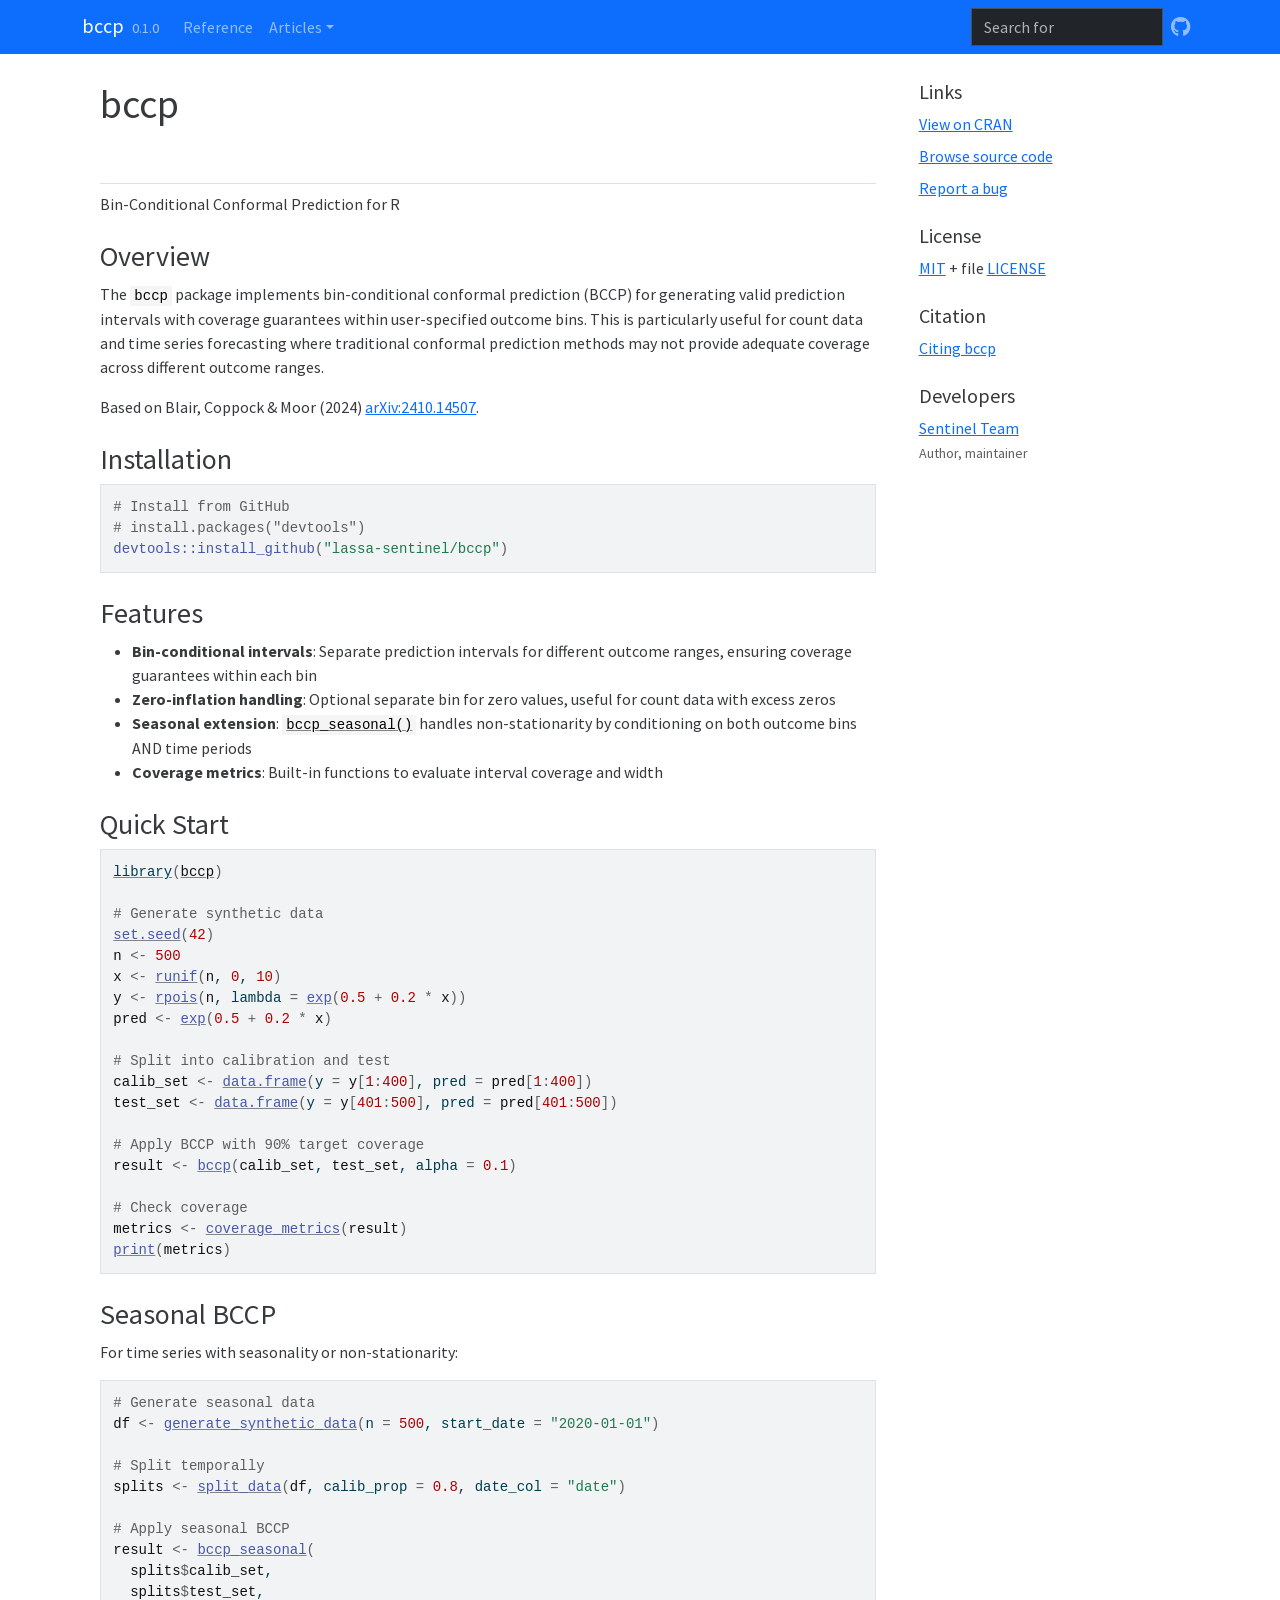
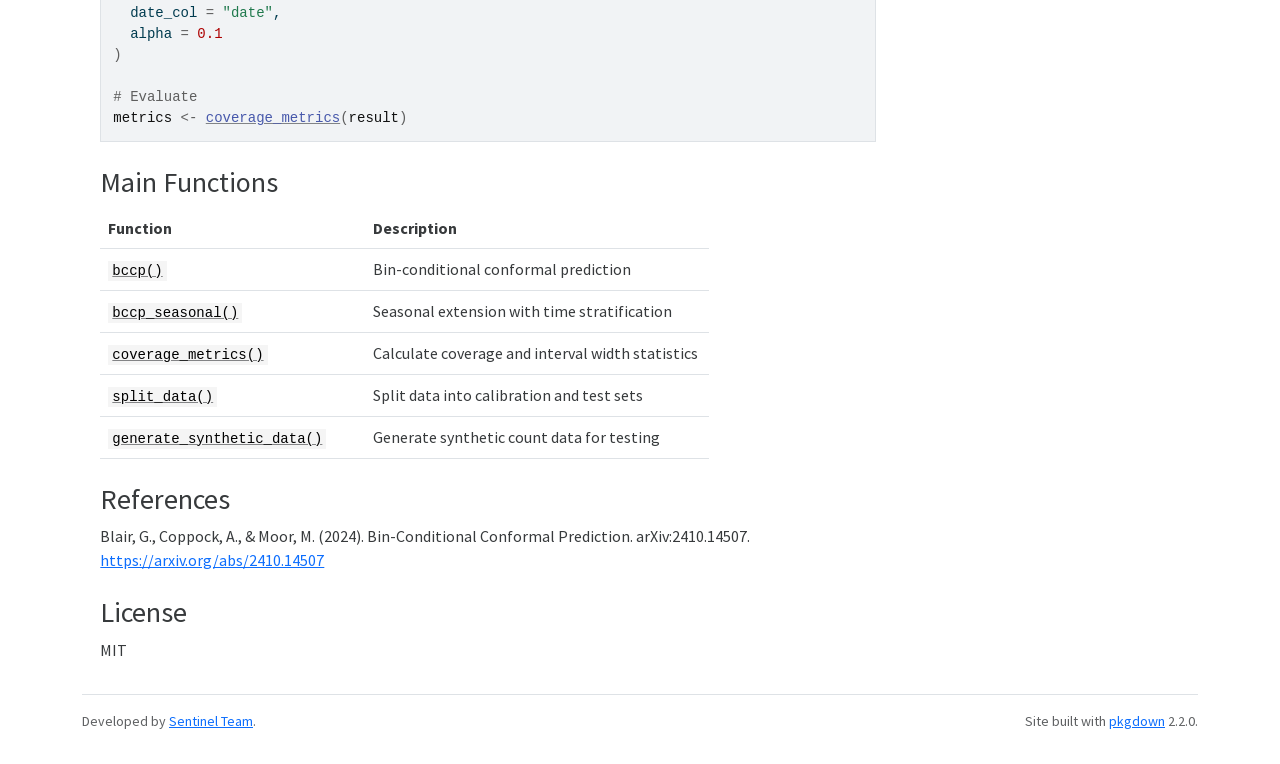
<file: index.html>
<!DOCTYPE html>
<!-- Generated by pkgdown: do not edit by hand --><html lang="en">
<head>
<meta http-equiv="Content-Type" content="text/html; charset=UTF-8">
<meta charset="utf-8">
<meta http-equiv="X-UA-Compatible" content="IE=edge">
<meta name="viewport" content="width=device-width, initial-scale=1, shrink-to-fit=no">
<title>bccp - Bin-Conditional Conformal Prediction • bccp</title>
<script src="deps/jquery-3.6.0/jquery-3.6.0.min.js"></script><meta name="viewport" content="width=device-width, initial-scale=1, shrink-to-fit=no">
<link href="deps/bootstrap-5.3.1/bootstrap.min.css" rel="stylesheet">
<script src="deps/bootstrap-5.3.1/bootstrap.bundle.min.js"></script><link href="deps/font-awesome-6.5.2/css/all.min.css" rel="stylesheet">
<link href="deps/font-awesome-6.5.2/css/v4-shims.min.css" rel="stylesheet">
<script src="deps/headroom-0.11.0/headroom.min.js"></script><script src="deps/headroom-0.11.0/jQuery.headroom.min.js"></script><script src="deps/bootstrap-toc-1.0.1/bootstrap-toc.min.js"></script><script src="deps/clipboard.js-2.0.11/clipboard.min.js"></script><script src="deps/search-1.0.0/autocomplete.jquery.min.js"></script><script src="deps/search-1.0.0/fuse.min.js"></script><script src="deps/search-1.0.0/mark.min.js"></script><!-- pkgdown --><script src="pkgdown.js"></script><meta property="og:title" content="bccp - Bin-Conditional Conformal Prediction">
<meta name="description" content="An R package implementing bin-conditional conformal prediction for generating valid prediction intervals with coverage guarantees within user-specified outcome bins.
">
<meta property="og:description" content="An R package implementing bin-conditional conformal prediction for generating valid prediction intervals with coverage guarantees within user-specified outcome bins.
">
</head>
<body>
    <a href="#main" class="visually-hidden-focusable">Skip to contents</a>


    <nav class="navbar navbar-expand-lg fixed-top bg-primary" data-bs-theme="dark" aria-label="Site navigation"><div class="container">

    <a class="navbar-brand me-2" href="index.html">bccp</a>

    <small class="nav-text text-muted me-auto" data-bs-toggle="tooltip" data-bs-placement="bottom" title="">0.1.0</small>


    <button class="navbar-toggler" type="button" data-bs-toggle="collapse" data-bs-target="#navbar" aria-controls="navbar" aria-expanded="false" aria-label="Toggle navigation">
      <span class="navbar-toggler-icon"></span>
    </button>

    <div id="navbar" class="collapse navbar-collapse ms-3">
      <ul class="navbar-nav me-auto">
<li class="nav-item"><a class="nav-link" href="reference/index.html">Reference</a></li>
<li class="nav-item dropdown">
  <button class="nav-link dropdown-toggle" type="button" id="dropdown-articles" data-bs-toggle="dropdown" aria-expanded="false" aria-haspopup="true">Articles</button>
  <ul class="dropdown-menu" aria-labelledby="dropdown-articles">
<li><a class="dropdown-item" href="articles/getting-started.html">Getting Started with bccp</a></li>
  </ul>
</li>
      </ul>
<ul class="navbar-nav">
<li class="nav-item"><form class="form-inline" role="search">
 <input class="form-control" type="search" name="search-input" id="search-input" autocomplete="off" aria-label="Search site" placeholder="Search for" data-search-index="search.json">
</form></li>
<li class="nav-item"><a class="external-link nav-link" href="https://github.com/lassa-sentinel/bccp/" aria-label="GitHub"><span class="fa fab fa-github fa-lg"></span></a></li>
      </ul>
</div>


  </div>
</nav><div class="container template-home">
<div class="row">
  <main id="main" class="col-md-9"><div class="section level1">
<div class="page-header"><h1 id="bccp">bccp<a class="anchor" aria-label="anchor" href="#bccp"></a>
</h1></div>
<p>Bin-Conditional Conformal Prediction for R</p>
<div class="section level2">
<h2 id="overview">Overview<a class="anchor" aria-label="anchor" href="#overview"></a>
</h2>
<p>The <code>bccp</code> package implements bin-conditional conformal prediction (BCCP) for generating valid prediction intervals with coverage guarantees within user-specified outcome bins. This is particularly useful for count data and time series forecasting where traditional conformal prediction methods may not provide adequate coverage across different outcome ranges.</p>
<p>Based on Blair, Coppock &amp; Moor (2024) <a href="https://arxiv.org/abs/2410.14507" class="external-link">arXiv:2410.14507</a>.</p>
</div>
<div class="section level2">
<h2 id="installation">Installation<a class="anchor" aria-label="anchor" href="#installation"></a>
</h2>
<div class="sourceCode" id="cb1"><pre class="downlit sourceCode r">
<code class="sourceCode R"><span><span class="co"># Install from GitHub</span></span>
<span><span class="co"># install.packages("devtools")</span></span>
<span><span class="fu">devtools</span><span class="fu">::</span><span class="fu">install_github</span><span class="op">(</span><span class="st">"lassa-sentinel/bccp"</span><span class="op">)</span></span></code></pre></div>
</div>
<div class="section level2">
<h2 id="features">Features<a class="anchor" aria-label="anchor" href="#features"></a>
</h2>
<ul>
<li>
<strong>Bin-conditional intervals</strong>: Separate prediction intervals for different outcome ranges, ensuring coverage guarantees within each bin</li>
<li>
<strong>Zero-inflation handling</strong>: Optional separate bin for zero values, useful for count data with excess zeros</li>
<li>
<strong>Seasonal extension</strong>: <code><a href="reference/bccp_seasonal.html">bccp_seasonal()</a></code> handles non-stationarity by conditioning on both outcome bins AND time periods</li>
<li>
<strong>Coverage metrics</strong>: Built-in functions to evaluate interval coverage and width</li>
</ul>
</div>
<div class="section level2">
<h2 id="quick-start">Quick Start<a class="anchor" aria-label="anchor" href="#quick-start"></a>
</h2>
<div class="sourceCode" id="cb2"><pre class="downlit sourceCode r">
<code class="sourceCode R"><span><span class="kw"><a href="https://rdrr.io/r/base/library.html" class="external-link">library</a></span><span class="op">(</span><span class="va"><a href="https://lassa-sentinel.github.io/bccp/">bccp</a></span><span class="op">)</span></span>
<span></span>
<span><span class="co"># Generate synthetic data</span></span>
<span><span class="fu"><a href="https://rdrr.io/r/base/Random.html" class="external-link">set.seed</a></span><span class="op">(</span><span class="fl">42</span><span class="op">)</span></span>
<span><span class="va">n</span> <span class="op">&lt;-</span> <span class="fl">500</span></span>
<span><span class="va">x</span> <span class="op">&lt;-</span> <span class="fu"><a href="https://rdrr.io/r/stats/Uniform.html" class="external-link">runif</a></span><span class="op">(</span><span class="va">n</span>, <span class="fl">0</span>, <span class="fl">10</span><span class="op">)</span></span>
<span><span class="va">y</span> <span class="op">&lt;-</span> <span class="fu"><a href="https://rdrr.io/r/stats/Poisson.html" class="external-link">rpois</a></span><span class="op">(</span><span class="va">n</span>, lambda <span class="op">=</span> <span class="fu"><a href="https://rdrr.io/r/base/Log.html" class="external-link">exp</a></span><span class="op">(</span><span class="fl">0.5</span> <span class="op">+</span> <span class="fl">0.2</span> <span class="op">*</span> <span class="va">x</span><span class="op">)</span><span class="op">)</span></span>
<span><span class="va">pred</span> <span class="op">&lt;-</span> <span class="fu"><a href="https://rdrr.io/r/base/Log.html" class="external-link">exp</a></span><span class="op">(</span><span class="fl">0.5</span> <span class="op">+</span> <span class="fl">0.2</span> <span class="op">*</span> <span class="va">x</span><span class="op">)</span></span>
<span></span>
<span><span class="co"># Split into calibration and test</span></span>
<span><span class="va">calib_set</span> <span class="op">&lt;-</span> <span class="fu"><a href="https://rdrr.io/r/base/data.frame.html" class="external-link">data.frame</a></span><span class="op">(</span>y <span class="op">=</span> <span class="va">y</span><span class="op">[</span><span class="fl">1</span><span class="op">:</span><span class="fl">400</span><span class="op">]</span>, pred <span class="op">=</span> <span class="va">pred</span><span class="op">[</span><span class="fl">1</span><span class="op">:</span><span class="fl">400</span><span class="op">]</span><span class="op">)</span></span>
<span><span class="va">test_set</span> <span class="op">&lt;-</span> <span class="fu"><a href="https://rdrr.io/r/base/data.frame.html" class="external-link">data.frame</a></span><span class="op">(</span>y <span class="op">=</span> <span class="va">y</span><span class="op">[</span><span class="fl">401</span><span class="op">:</span><span class="fl">500</span><span class="op">]</span>, pred <span class="op">=</span> <span class="va">pred</span><span class="op">[</span><span class="fl">401</span><span class="op">:</span><span class="fl">500</span><span class="op">]</span><span class="op">)</span></span>
<span></span>
<span><span class="co"># Apply BCCP with 90% target coverage</span></span>
<span><span class="va">result</span> <span class="op">&lt;-</span> <span class="fu"><a href="reference/bccp.html">bccp</a></span><span class="op">(</span><span class="va">calib_set</span>, <span class="va">test_set</span>, alpha <span class="op">=</span> <span class="fl">0.1</span><span class="op">)</span></span>
<span></span>
<span><span class="co"># Check coverage</span></span>
<span><span class="va">metrics</span> <span class="op">&lt;-</span> <span class="fu"><a href="reference/coverage_metrics.html">coverage_metrics</a></span><span class="op">(</span><span class="va">result</span><span class="op">)</span></span>
<span><span class="fu"><a href="https://rdrr.io/r/base/print.html" class="external-link">print</a></span><span class="op">(</span><span class="va">metrics</span><span class="op">)</span></span></code></pre></div>
</div>
<div class="section level2">
<h2 id="seasonal-bccp">Seasonal BCCP<a class="anchor" aria-label="anchor" href="#seasonal-bccp"></a>
</h2>
<p>For time series with seasonality or non-stationarity:</p>
<div class="sourceCode" id="cb3"><pre class="downlit sourceCode r">
<code class="sourceCode R"><span><span class="co"># Generate seasonal data</span></span>
<span><span class="va">df</span> <span class="op">&lt;-</span> <span class="fu"><a href="reference/generate_synthetic_data.html">generate_synthetic_data</a></span><span class="op">(</span>n <span class="op">=</span> <span class="fl">500</span>, start_date <span class="op">=</span> <span class="st">"2020-01-01"</span><span class="op">)</span></span>
<span></span>
<span><span class="co"># Split temporally</span></span>
<span><span class="va">splits</span> <span class="op">&lt;-</span> <span class="fu"><a href="reference/split_data.html">split_data</a></span><span class="op">(</span><span class="va">df</span>, calib_prop <span class="op">=</span> <span class="fl">0.8</span>, date_col <span class="op">=</span> <span class="st">"date"</span><span class="op">)</span></span>
<span></span>
<span><span class="co"># Apply seasonal BCCP</span></span>
<span><span class="va">result</span> <span class="op">&lt;-</span> <span class="fu"><a href="reference/bccp_seasonal.html">bccp_seasonal</a></span><span class="op">(</span></span>
<span>  <span class="va">splits</span><span class="op">$</span><span class="va">calib_set</span>,</span>
<span>  <span class="va">splits</span><span class="op">$</span><span class="va">test_set</span>,</span>
<span>  date_col <span class="op">=</span> <span class="st">"date"</span>,</span>
<span>  alpha <span class="op">=</span> <span class="fl">0.1</span></span>
<span><span class="op">)</span></span>
<span></span>
<span><span class="co"># Evaluate</span></span>
<span><span class="va">metrics</span> <span class="op">&lt;-</span> <span class="fu"><a href="reference/coverage_metrics.html">coverage_metrics</a></span><span class="op">(</span><span class="va">result</span><span class="op">)</span></span></code></pre></div>
</div>
<div class="section level2">
<h2 id="main-functions">Main Functions<a class="anchor" aria-label="anchor" href="#main-functions"></a>
</h2>
<table class="table">
<colgroup>
<col width="43%">
<col width="56%">
</colgroup>
<thead><tr class="header">
<th>Function</th>
<th>Description</th>
</tr></thead>
<tbody>
<tr class="odd">
<td><code><a href="reference/bccp.html">bccp()</a></code></td>
<td>Bin-conditional conformal prediction</td>
</tr>
<tr class="even">
<td><code><a href="reference/bccp_seasonal.html">bccp_seasonal()</a></code></td>
<td>Seasonal extension with time stratification</td>
</tr>
<tr class="odd">
<td><code><a href="reference/coverage_metrics.html">coverage_metrics()</a></code></td>
<td>Calculate coverage and interval width statistics</td>
</tr>
<tr class="even">
<td><code><a href="reference/split_data.html">split_data()</a></code></td>
<td>Split data into calibration and test sets</td>
</tr>
<tr class="odd">
<td><code><a href="reference/generate_synthetic_data.html">generate_synthetic_data()</a></code></td>
<td>Generate synthetic count data for testing</td>
</tr>
</tbody>
</table>
</div>
<div class="section level2">
<h2 id="references">References<a class="anchor" aria-label="anchor" href="#references"></a>
</h2>
<p>Blair, G., Coppock, A., &amp; Moor, M. (2024). Bin-Conditional Conformal Prediction. arXiv:2410.14507. <a href="https://arxiv.org/abs/2410.14507" class="external-link uri">https://arxiv.org/abs/2410.14507</a></p>
</div>
<div class="section level2">
<h2 id="license">License<a class="anchor" aria-label="anchor" href="#license"></a>
</h2>
<p>MIT</p>
</div>
</div>
  </main><aside class="col-md-3"><div class="links">
<h2 data-toc-skip>Links</h2>
<ul class="list-unstyled">
<li><a href="https://cloud.r-project.org/package=bccp" class="external-link">View on CRAN</a></li>
<li><a href="https://github.com/lassa-sentinel/bccp/" class="external-link">Browse source code</a></li>
<li><a href="https://github.com/lassa-sentinel/bccp/issues" class="external-link">Report a bug</a></li>
</ul>
</div>

<div class="license">
<h2 data-toc-skip>License</h2>
<ul class="list-unstyled">
<li>
<a href="https://opensource.org/licenses/mit-license.php" class="external-link">MIT</a> + file <a href="LICENSE-text.html">LICENSE</a>
</li>
</ul>
</div>


<div class="citation">
<h2 data-toc-skip>Citation</h2>
<ul class="list-unstyled">
<li><a href="authors.html#citation">Citing bccp</a></li>
</ul>
</div>

<div class="developers">
<h2 data-toc-skip>Developers</h2>
<ul class="list-unstyled">
<li>
<a href="https://github.com/lassa-sentinel" class="external-link">Sentinel Team</a> <br><small class="roles"> Author, maintainer </small>   </li>
</ul>
</div>



  </aside>
</div>


    <footer><div class="pkgdown-footer-left">
  <p>Developed by <a href="https://github.com/lassa-sentinel" class="external-link">Sentinel Team</a>.</p>
</div>

<div class="pkgdown-footer-right">
  <p>Site built with <a href="https://pkgdown.r-lib.org/" class="external-link">pkgdown</a> 2.2.0.</p>
</div>

    </footer>
</div>





  </body>
</html>
</file>
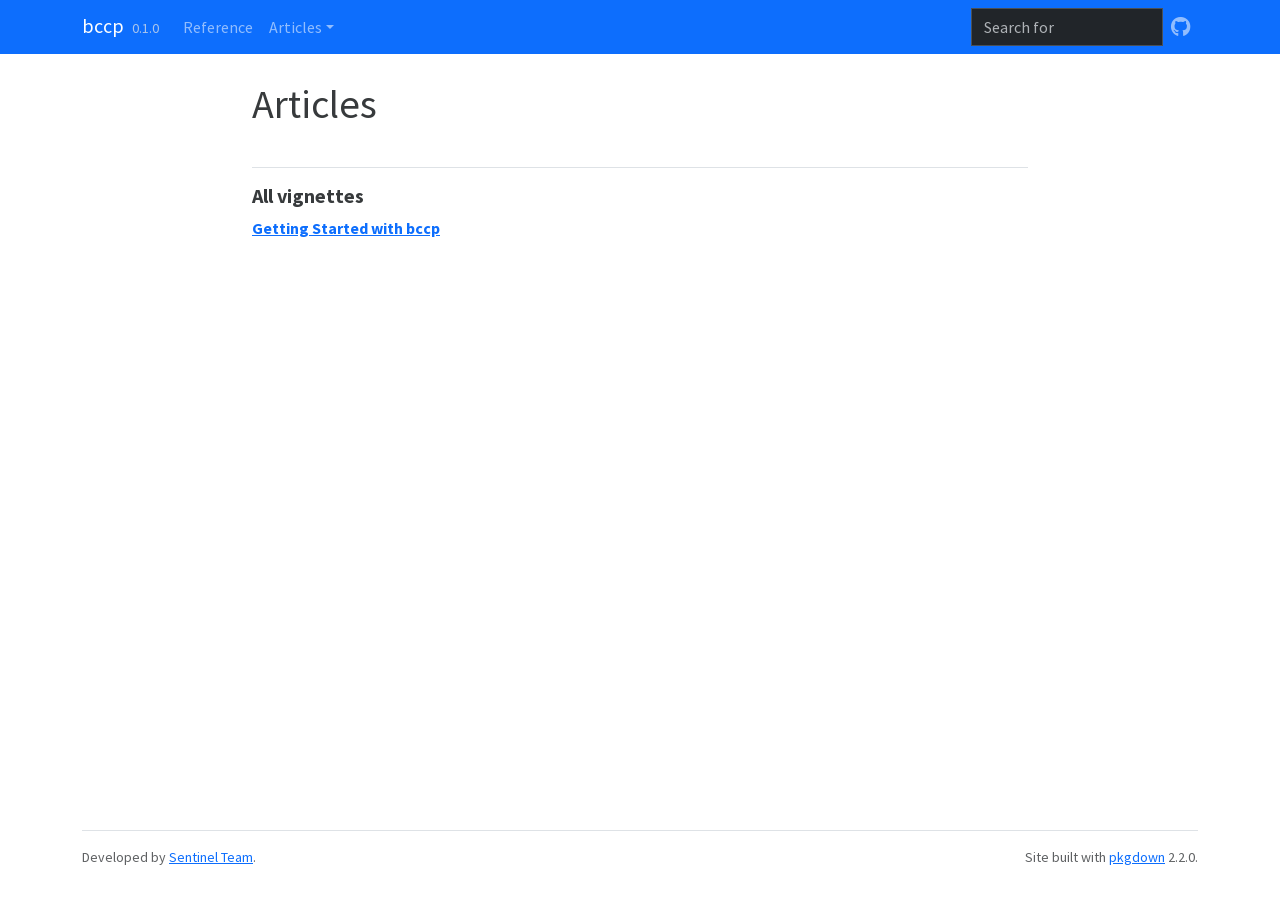
<file: articles/index.html>
<!DOCTYPE html>
<!-- Generated by pkgdown: do not edit by hand --><html lang="en"><head><meta http-equiv="Content-Type" content="text/html; charset=UTF-8"><meta charset="utf-8"><meta http-equiv="X-UA-Compatible" content="IE=edge"><meta name="viewport" content="width=device-width, initial-scale=1, shrink-to-fit=no"><title>Articles • bccp</title><script src="../deps/jquery-3.6.0/jquery-3.6.0.min.js"></script><meta name="viewport" content="width=device-width, initial-scale=1, shrink-to-fit=no"><link href="../deps/bootstrap-5.3.1/bootstrap.min.css" rel="stylesheet"><script src="../deps/bootstrap-5.3.1/bootstrap.bundle.min.js"></script><link href="../deps/font-awesome-6.5.2/css/all.min.css" rel="stylesheet"><link href="../deps/font-awesome-6.5.2/css/v4-shims.min.css" rel="stylesheet"><script src="../deps/headroom-0.11.0/headroom.min.js"></script><script src="../deps/headroom-0.11.0/jQuery.headroom.min.js"></script><script src="../deps/bootstrap-toc-1.0.1/bootstrap-toc.min.js"></script><script src="../deps/clipboard.js-2.0.11/clipboard.min.js"></script><script src="../deps/search-1.0.0/autocomplete.jquery.min.js"></script><script src="../deps/search-1.0.0/fuse.min.js"></script><script src="../deps/search-1.0.0/mark.min.js"></script><!-- pkgdown --><script src="../pkgdown.js"></script><meta property="og:title" content="Articles"></head><body>
    <a href="#main" class="visually-hidden-focusable">Skip to contents</a>


    <nav class="navbar navbar-expand-lg fixed-top bg-primary" data-bs-theme="dark" aria-label="Site navigation"><div class="container">

    <a class="navbar-brand me-2" href="../index.html">bccp</a>

    <small class="nav-text text-muted me-auto" data-bs-toggle="tooltip" data-bs-placement="bottom" title="">0.1.0</small>


    <button class="navbar-toggler" type="button" data-bs-toggle="collapse" data-bs-target="#navbar" aria-controls="navbar" aria-expanded="false" aria-label="Toggle navigation">
      <span class="navbar-toggler-icon"></span>
    </button>

    <div id="navbar" class="collapse navbar-collapse ms-3">
      <ul class="navbar-nav me-auto"><li class="nav-item"><a class="nav-link" href="../reference/index.html">Reference</a></li>
<li class="nav-item dropdown">
  <button class="nav-link dropdown-toggle" type="button" id="dropdown-articles" data-bs-toggle="dropdown" aria-expanded="false" aria-haspopup="true">Articles</button>
  <ul class="dropdown-menu" aria-labelledby="dropdown-articles"><li><a class="dropdown-item" href="../articles/getting-started.html">Getting Started with bccp</a></li>
  </ul></li>
      </ul><ul class="navbar-nav"><li class="nav-item"><form class="form-inline" role="search">
 <input class="form-control" type="search" name="search-input" id="search-input" autocomplete="off" aria-label="Search site" placeholder="Search for" data-search-index="../search.json"></form></li>
<li class="nav-item"><a class="external-link nav-link" href="https://github.com/lassa-sentinel/bccp/" aria-label="GitHub"><span class="fa fab fa-github fa-lg"></span></a></li>
      </ul></div>


  </div>
</nav><div class="container template-article-index">
<div class="row">
  <main id="main" class="col-md-9"><div class="page-header">

      <h1>Articles</h1>
    </div>

    <div class="section ">
      <h3>All vignettes</h3>
      <div class="section-desc"></div>

      <dl><dt><a href="getting-started.html">Getting Started with bccp</a></dt>
        <dd>
      </dd></dl></div>
  </main></div>


    <footer><div class="pkgdown-footer-left">
  <p>Developed by <a href="https://github.com/lassa-sentinel" class="external-link">Sentinel Team</a>.</p>
</div>

<div class="pkgdown-footer-right">
  <p>Site built with <a href="https://pkgdown.r-lib.org/" class="external-link">pkgdown</a> 2.2.0.</p>
</div>

    </footer></div>





  </body></html>
</file>
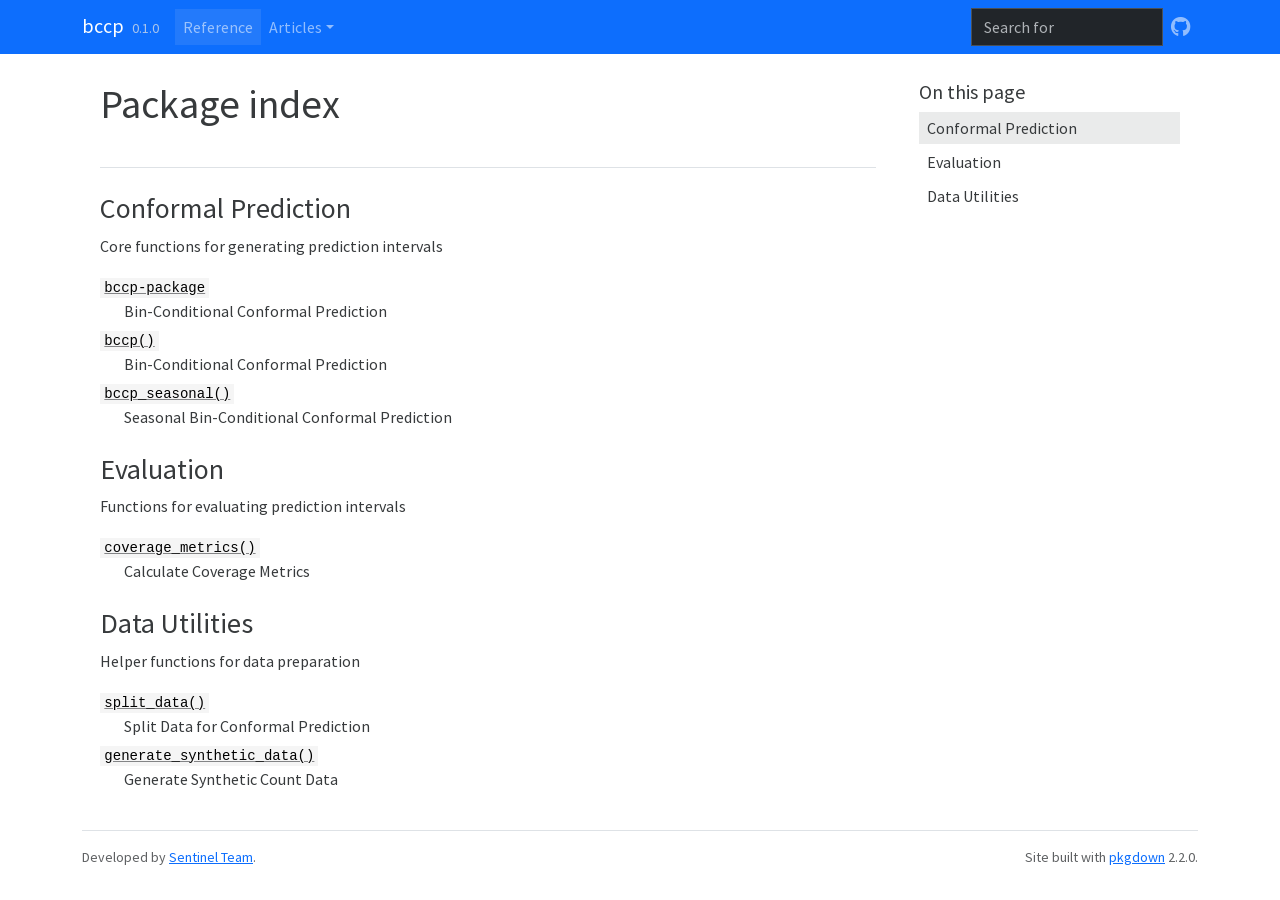
<file: reference/index.html>
<!DOCTYPE html>
<!-- Generated by pkgdown: do not edit by hand --><html lang="en"><head><meta http-equiv="Content-Type" content="text/html; charset=UTF-8"><meta charset="utf-8"><meta http-equiv="X-UA-Compatible" content="IE=edge"><meta name="viewport" content="width=device-width, initial-scale=1, shrink-to-fit=no"><title>Package index • bccp</title><script src="../deps/jquery-3.6.0/jquery-3.6.0.min.js"></script><meta name="viewport" content="width=device-width, initial-scale=1, shrink-to-fit=no"><link href="../deps/bootstrap-5.3.1/bootstrap.min.css" rel="stylesheet"><script src="../deps/bootstrap-5.3.1/bootstrap.bundle.min.js"></script><link href="../deps/font-awesome-6.5.2/css/all.min.css" rel="stylesheet"><link href="../deps/font-awesome-6.5.2/css/v4-shims.min.css" rel="stylesheet"><script src="../deps/headroom-0.11.0/headroom.min.js"></script><script src="../deps/headroom-0.11.0/jQuery.headroom.min.js"></script><script src="../deps/bootstrap-toc-1.0.1/bootstrap-toc.min.js"></script><script src="../deps/clipboard.js-2.0.11/clipboard.min.js"></script><script src="../deps/search-1.0.0/autocomplete.jquery.min.js"></script><script src="../deps/search-1.0.0/fuse.min.js"></script><script src="../deps/search-1.0.0/mark.min.js"></script><!-- pkgdown --><script src="../pkgdown.js"></script><meta property="og:title" content="Package index"></head><body>
    <a href="#main" class="visually-hidden-focusable">Skip to contents</a>


    <nav class="navbar navbar-expand-lg fixed-top bg-primary" data-bs-theme="dark" aria-label="Site navigation"><div class="container">

    <a class="navbar-brand me-2" href="../index.html">bccp</a>

    <small class="nav-text text-muted me-auto" data-bs-toggle="tooltip" data-bs-placement="bottom" title="">0.1.0</small>


    <button class="navbar-toggler" type="button" data-bs-toggle="collapse" data-bs-target="#navbar" aria-controls="navbar" aria-expanded="false" aria-label="Toggle navigation">
      <span class="navbar-toggler-icon"></span>
    </button>

    <div id="navbar" class="collapse navbar-collapse ms-3">
      <ul class="navbar-nav me-auto"><li class="active nav-item"><a class="nav-link" href="../reference/index.html">Reference</a></li>
<li class="nav-item dropdown">
  <button class="nav-link dropdown-toggle" type="button" id="dropdown-articles" data-bs-toggle="dropdown" aria-expanded="false" aria-haspopup="true">Articles</button>
  <ul class="dropdown-menu" aria-labelledby="dropdown-articles"><li><a class="dropdown-item" href="../articles/getting-started.html">Getting Started with bccp</a></li>
  </ul></li>
      </ul><ul class="navbar-nav"><li class="nav-item"><form class="form-inline" role="search">
 <input class="form-control" type="search" name="search-input" id="search-input" autocomplete="off" aria-label="Search site" placeholder="Search for" data-search-index="../search.json"></form></li>
<li class="nav-item"><a class="external-link nav-link" href="https://github.com/lassa-sentinel/bccp/" aria-label="GitHub"><span class="fa fab fa-github fa-lg"></span></a></li>
      </ul></div>


  </div>
</nav><div class="container template-reference-index">
<div class="row">
  <main id="main" class="col-md-9"><div class="page-header">

      <h1>Package index</h1>
    </div>

    <div class="section level2">
      <h2 id="conformal-prediction">Conformal Prediction<a class="anchor" aria-label="anchor" href="#conformal-prediction"></a></h2>

      <div class="section-desc"><p>Core functions for generating prediction intervals</p></div>

      <dl></dl></div><div class="section level2">




      <dl><dt>

          <code><a href="bccp-package.html">bccp-package</a></code>

        </dt>
        <dd>Bin-Conditional Conformal Prediction</dd>

        <dt>

          <code><a href="bccp.html">bccp()</a></code>

        </dt>
        <dd>Bin-Conditional Conformal Prediction</dd>

        <dt>

          <code><a href="bccp_seasonal.html">bccp_seasonal()</a></code>

        </dt>
        <dd>Seasonal Bin-Conditional Conformal Prediction</dd>
      </dl></div><div class="section level2">
      <h2 id="evaluation">Evaluation<a class="anchor" aria-label="anchor" href="#evaluation"></a></h2>

      <div class="section-desc"><p>Functions for evaluating prediction intervals</p></div>

      <dl></dl></div><div class="section level2">




      <dl><dt>

          <code><a href="coverage_metrics.html">coverage_metrics()</a></code>

        </dt>
        <dd>Calculate Coverage Metrics</dd>
      </dl></div><div class="section level2">
      <h2 id="data-utilities">Data Utilities<a class="anchor" aria-label="anchor" href="#data-utilities"></a></h2>

      <div class="section-desc"><p>Helper functions for data preparation</p></div>

      <dl></dl></div><div class="section level2">




      <dl><dt>

          <code><a href="split_data.html">split_data()</a></code>

        </dt>
        <dd>Split Data for Conformal Prediction</dd>

        <dt>

          <code><a href="generate_synthetic_data.html">generate_synthetic_data()</a></code>

        </dt>
        <dd>Generate Synthetic Count Data</dd>
      </dl></div>
  </main><aside class="col-md-3"><nav id="toc" aria-label="Table of contents"><h2>On this page</h2>
    </nav></aside></div>


    <footer><div class="pkgdown-footer-left">
  <p>Developed by <a href="https://github.com/lassa-sentinel" class="external-link">Sentinel Team</a>.</p>
</div>

<div class="pkgdown-footer-right">
  <p>Site built with <a href="https://pkgdown.r-lib.org/" class="external-link">pkgdown</a> 2.2.0.</p>
</div>

    </footer></div>





  </body></html>
</file>
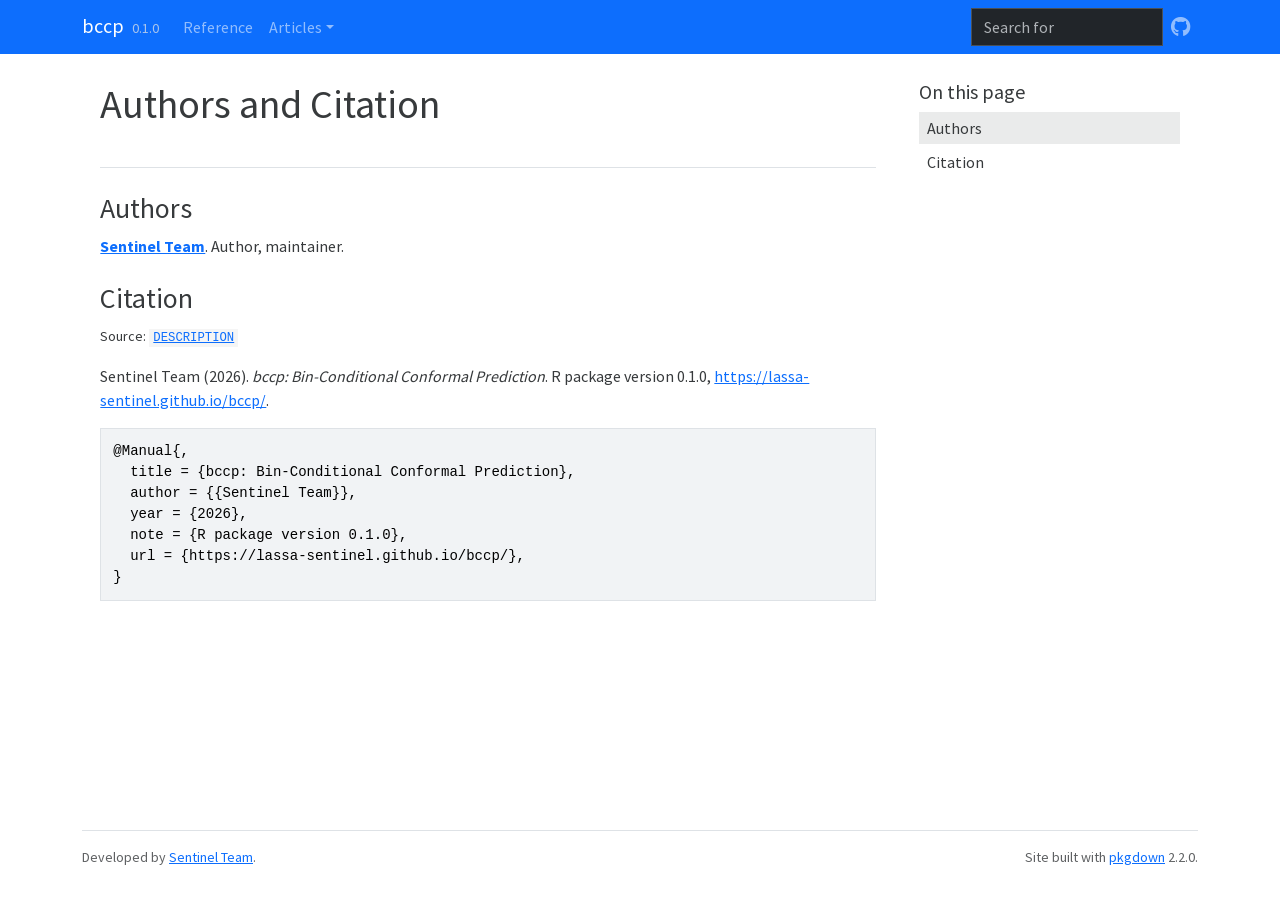
<file: authors.html>
<!DOCTYPE html>
<!-- Generated by pkgdown: do not edit by hand --><html lang="en"><head><meta http-equiv="Content-Type" content="text/html; charset=UTF-8"><meta charset="utf-8"><meta http-equiv="X-UA-Compatible" content="IE=edge"><meta name="viewport" content="width=device-width, initial-scale=1, shrink-to-fit=no"><title>Authors and Citation • bccp</title><script src="deps/jquery-3.6.0/jquery-3.6.0.min.js"></script><meta name="viewport" content="width=device-width, initial-scale=1, shrink-to-fit=no"><link href="deps/bootstrap-5.3.1/bootstrap.min.css" rel="stylesheet"><script src="deps/bootstrap-5.3.1/bootstrap.bundle.min.js"></script><link href="deps/font-awesome-6.5.2/css/all.min.css" rel="stylesheet"><link href="deps/font-awesome-6.5.2/css/v4-shims.min.css" rel="stylesheet"><script src="deps/headroom-0.11.0/headroom.min.js"></script><script src="deps/headroom-0.11.0/jQuery.headroom.min.js"></script><script src="deps/bootstrap-toc-1.0.1/bootstrap-toc.min.js"></script><script src="deps/clipboard.js-2.0.11/clipboard.min.js"></script><script src="deps/search-1.0.0/autocomplete.jquery.min.js"></script><script src="deps/search-1.0.0/fuse.min.js"></script><script src="deps/search-1.0.0/mark.min.js"></script><!-- pkgdown --><script src="pkgdown.js"></script><meta property="og:title" content="Authors and Citation"></head><body>
    <a href="#main" class="visually-hidden-focusable">Skip to contents</a>


    <nav class="navbar navbar-expand-lg fixed-top bg-primary" data-bs-theme="dark" aria-label="Site navigation"><div class="container">

    <a class="navbar-brand me-2" href="index.html">bccp</a>

    <small class="nav-text text-muted me-auto" data-bs-toggle="tooltip" data-bs-placement="bottom" title="">0.1.0</small>


    <button class="navbar-toggler" type="button" data-bs-toggle="collapse" data-bs-target="#navbar" aria-controls="navbar" aria-expanded="false" aria-label="Toggle navigation">
      <span class="navbar-toggler-icon"></span>
    </button>

    <div id="navbar" class="collapse navbar-collapse ms-3">
      <ul class="navbar-nav me-auto"><li class="nav-item"><a class="nav-link" href="reference/index.html">Reference</a></li>
<li class="nav-item dropdown">
  <button class="nav-link dropdown-toggle" type="button" id="dropdown-articles" data-bs-toggle="dropdown" aria-expanded="false" aria-haspopup="true">Articles</button>
  <ul class="dropdown-menu" aria-labelledby="dropdown-articles"><li><a class="dropdown-item" href="articles/getting-started.html">Getting Started with bccp</a></li>
  </ul></li>
      </ul><ul class="navbar-nav"><li class="nav-item"><form class="form-inline" role="search">
 <input class="form-control" type="search" name="search-input" id="search-input" autocomplete="off" aria-label="Search site" placeholder="Search for" data-search-index="search.json"></form></li>
<li class="nav-item"><a class="external-link nav-link" href="https://github.com/lassa-sentinel/bccp/" aria-label="GitHub"><span class="fa fab fa-github fa-lg"></span></a></li>
      </ul></div>


  </div>
</nav><div class="container template-citation-authors">
<div class="row">
  <main id="main" class="col-md-9"><div class="page-header">

      <h1>Authors and Citation</h1>
    </div>

    <div class="section level2">
      <h2>Authors</h2>

      <ul class="list-unstyled"><li>
          <p><strong><a href="https://github.com/lassa-sentinel" class="external-link">Sentinel Team</a></strong>. Author, maintainer.
          </p>
        </li>
      </ul></div>

    <div class="section level2">
      <h2 id="citation">Citation</h2>
      <p><small class="dont-index">Source: <a href="https://github.com/lassa-sentinel/bccp/blob/main/DESCRIPTION" class="external-link"><code>DESCRIPTION</code></a></small></p>

      <p>Sentinel Team (2026).
<em>bccp: Bin-Conditional Conformal Prediction</em>.
R package version 0.1.0, <a href="https://lassa-sentinel.github.io/bccp/">https://lassa-sentinel.github.io/bccp/</a>.
</p>
      <pre>@Manual{,
  title = {bccp: Bin-Conditional Conformal Prediction},
  author = {{Sentinel Team}},
  year = {2026},
  note = {R package version 0.1.0},
  url = {https://lassa-sentinel.github.io/bccp/},
}</pre>
    </div>

  </main><aside class="col-md-3"><nav id="toc" aria-label="Table of contents"><h2>On this page</h2>
    </nav></aside></div>


    <footer><div class="pkgdown-footer-left">
  <p>Developed by <a href="https://github.com/lassa-sentinel" class="external-link">Sentinel Team</a>.</p>
</div>

<div class="pkgdown-footer-right">
  <p>Site built with <a href="https://pkgdown.r-lib.org/" class="external-link">pkgdown</a> 2.2.0.</p>
</div>

    </footer></div>





  </body></html>
</file>
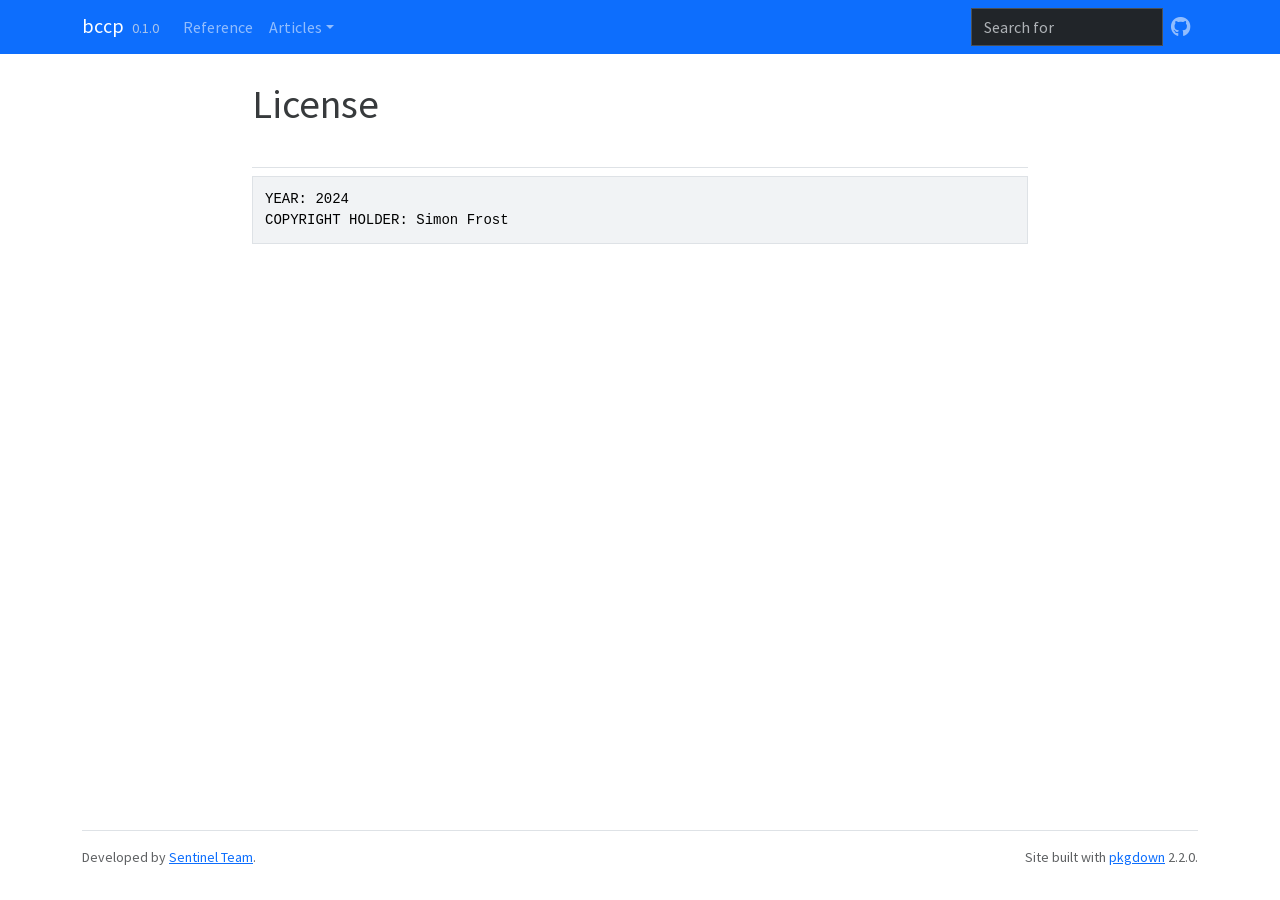
<file: LICENSE-text.html>
<!DOCTYPE html>
<!-- Generated by pkgdown: do not edit by hand --><html lang="en"><head><meta http-equiv="Content-Type" content="text/html; charset=UTF-8"><meta charset="utf-8"><meta http-equiv="X-UA-Compatible" content="IE=edge"><meta name="viewport" content="width=device-width, initial-scale=1, shrink-to-fit=no"><title>License • bccp</title><script src="deps/jquery-3.6.0/jquery-3.6.0.min.js"></script><meta name="viewport" content="width=device-width, initial-scale=1, shrink-to-fit=no"><link href="deps/bootstrap-5.3.1/bootstrap.min.css" rel="stylesheet"><script src="deps/bootstrap-5.3.1/bootstrap.bundle.min.js"></script><link href="deps/font-awesome-6.5.2/css/all.min.css" rel="stylesheet"><link href="deps/font-awesome-6.5.2/css/v4-shims.min.css" rel="stylesheet"><script src="deps/headroom-0.11.0/headroom.min.js"></script><script src="deps/headroom-0.11.0/jQuery.headroom.min.js"></script><script src="deps/bootstrap-toc-1.0.1/bootstrap-toc.min.js"></script><script src="deps/clipboard.js-2.0.11/clipboard.min.js"></script><script src="deps/search-1.0.0/autocomplete.jquery.min.js"></script><script src="deps/search-1.0.0/fuse.min.js"></script><script src="deps/search-1.0.0/mark.min.js"></script><!-- pkgdown --><script src="pkgdown.js"></script><meta property="og:title" content="License"></head><body>
    <a href="#main" class="visually-hidden-focusable">Skip to contents</a>


    <nav class="navbar navbar-expand-lg fixed-top bg-primary" data-bs-theme="dark" aria-label="Site navigation"><div class="container">

    <a class="navbar-brand me-2" href="index.html">bccp</a>

    <small class="nav-text text-muted me-auto" data-bs-toggle="tooltip" data-bs-placement="bottom" title="">0.1.0</small>


    <button class="navbar-toggler" type="button" data-bs-toggle="collapse" data-bs-target="#navbar" aria-controls="navbar" aria-expanded="false" aria-label="Toggle navigation">
      <span class="navbar-toggler-icon"></span>
    </button>

    <div id="navbar" class="collapse navbar-collapse ms-3">
      <ul class="navbar-nav me-auto"><li class="nav-item"><a class="nav-link" href="reference/index.html">Reference</a></li>
<li class="nav-item dropdown">
  <button class="nav-link dropdown-toggle" type="button" id="dropdown-articles" data-bs-toggle="dropdown" aria-expanded="false" aria-haspopup="true">Articles</button>
  <ul class="dropdown-menu" aria-labelledby="dropdown-articles"><li><a class="dropdown-item" href="articles/getting-started.html">Getting Started with bccp</a></li>
  </ul></li>
      </ul><ul class="navbar-nav"><li class="nav-item"><form class="form-inline" role="search">
 <input class="form-control" type="search" name="search-input" id="search-input" autocomplete="off" aria-label="Search site" placeholder="Search for" data-search-index="search.json"></form></li>
<li class="nav-item"><a class="external-link nav-link" href="https://github.com/lassa-sentinel/bccp/" aria-label="GitHub"><span class="fa fab fa-github fa-lg"></span></a></li>
      </ul></div>


  </div>
</nav><div class="container template-title-body">
<div class="row">
  <main id="main" class="col-md-9"><div class="page-header">

      <h1>License</h1>

    </div>

<pre>YEAR: 2024
COPYRIGHT HOLDER: Simon Frost
</pre>

  </main></div>


    <footer><div class="pkgdown-footer-left">
  <p>Developed by <a href="https://github.com/lassa-sentinel" class="external-link">Sentinel Team</a>.</p>
</div>

<div class="pkgdown-footer-right">
  <p>Site built with <a href="https://pkgdown.r-lib.org/" class="external-link">pkgdown</a> 2.2.0.</p>
</div>

    </footer></div>





  </body></html>
</file>
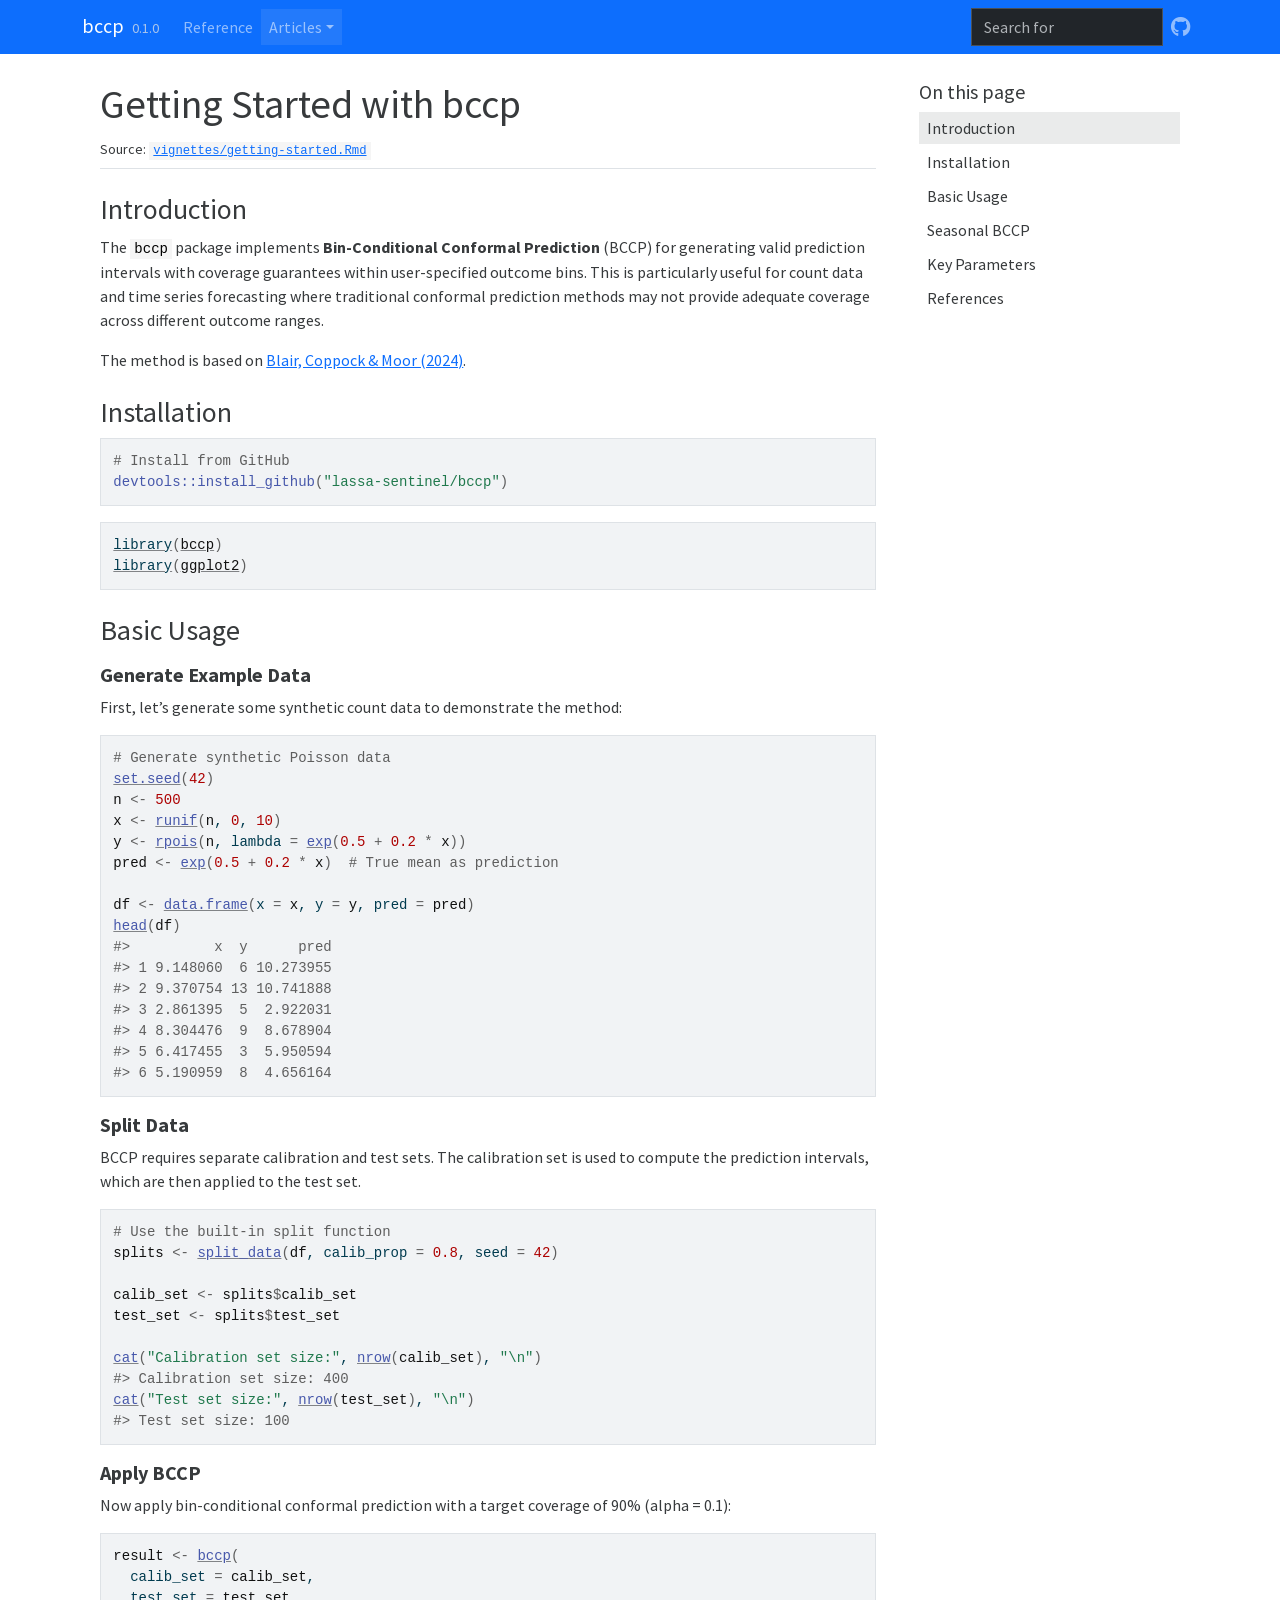
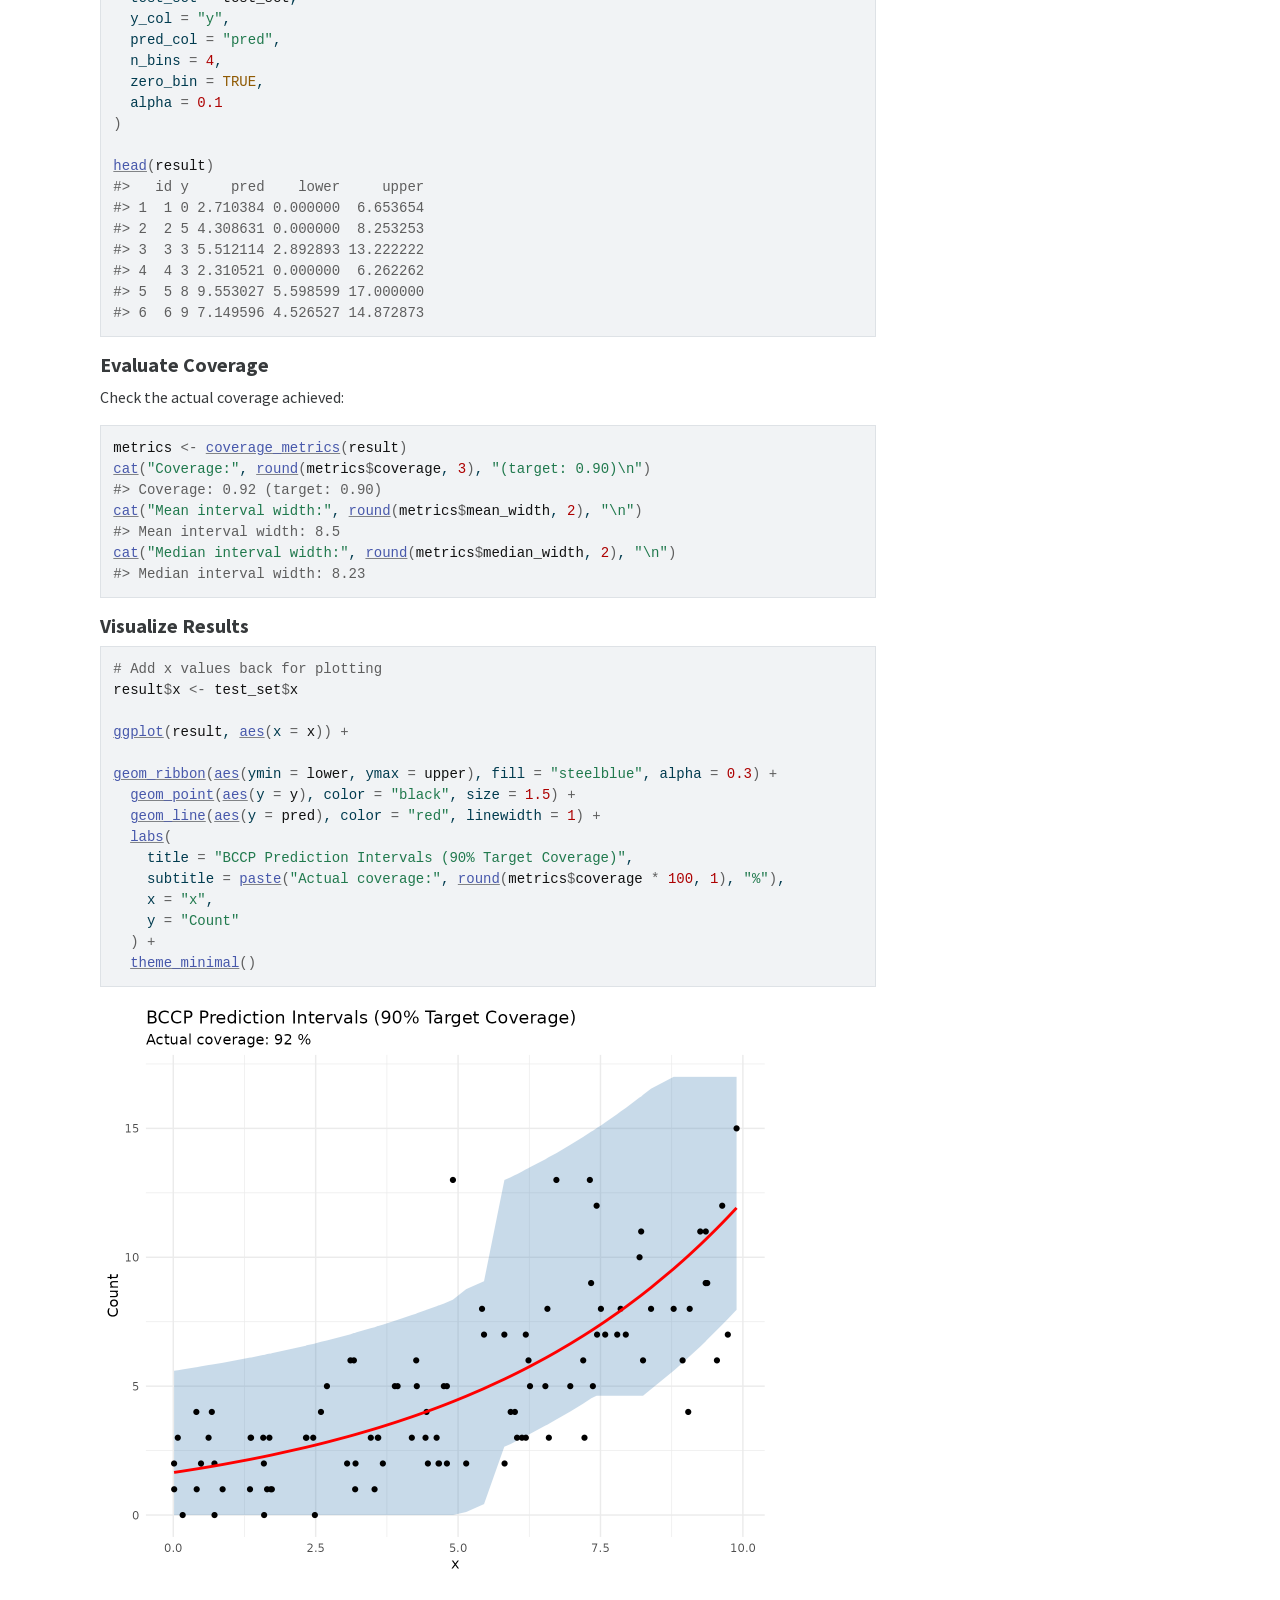
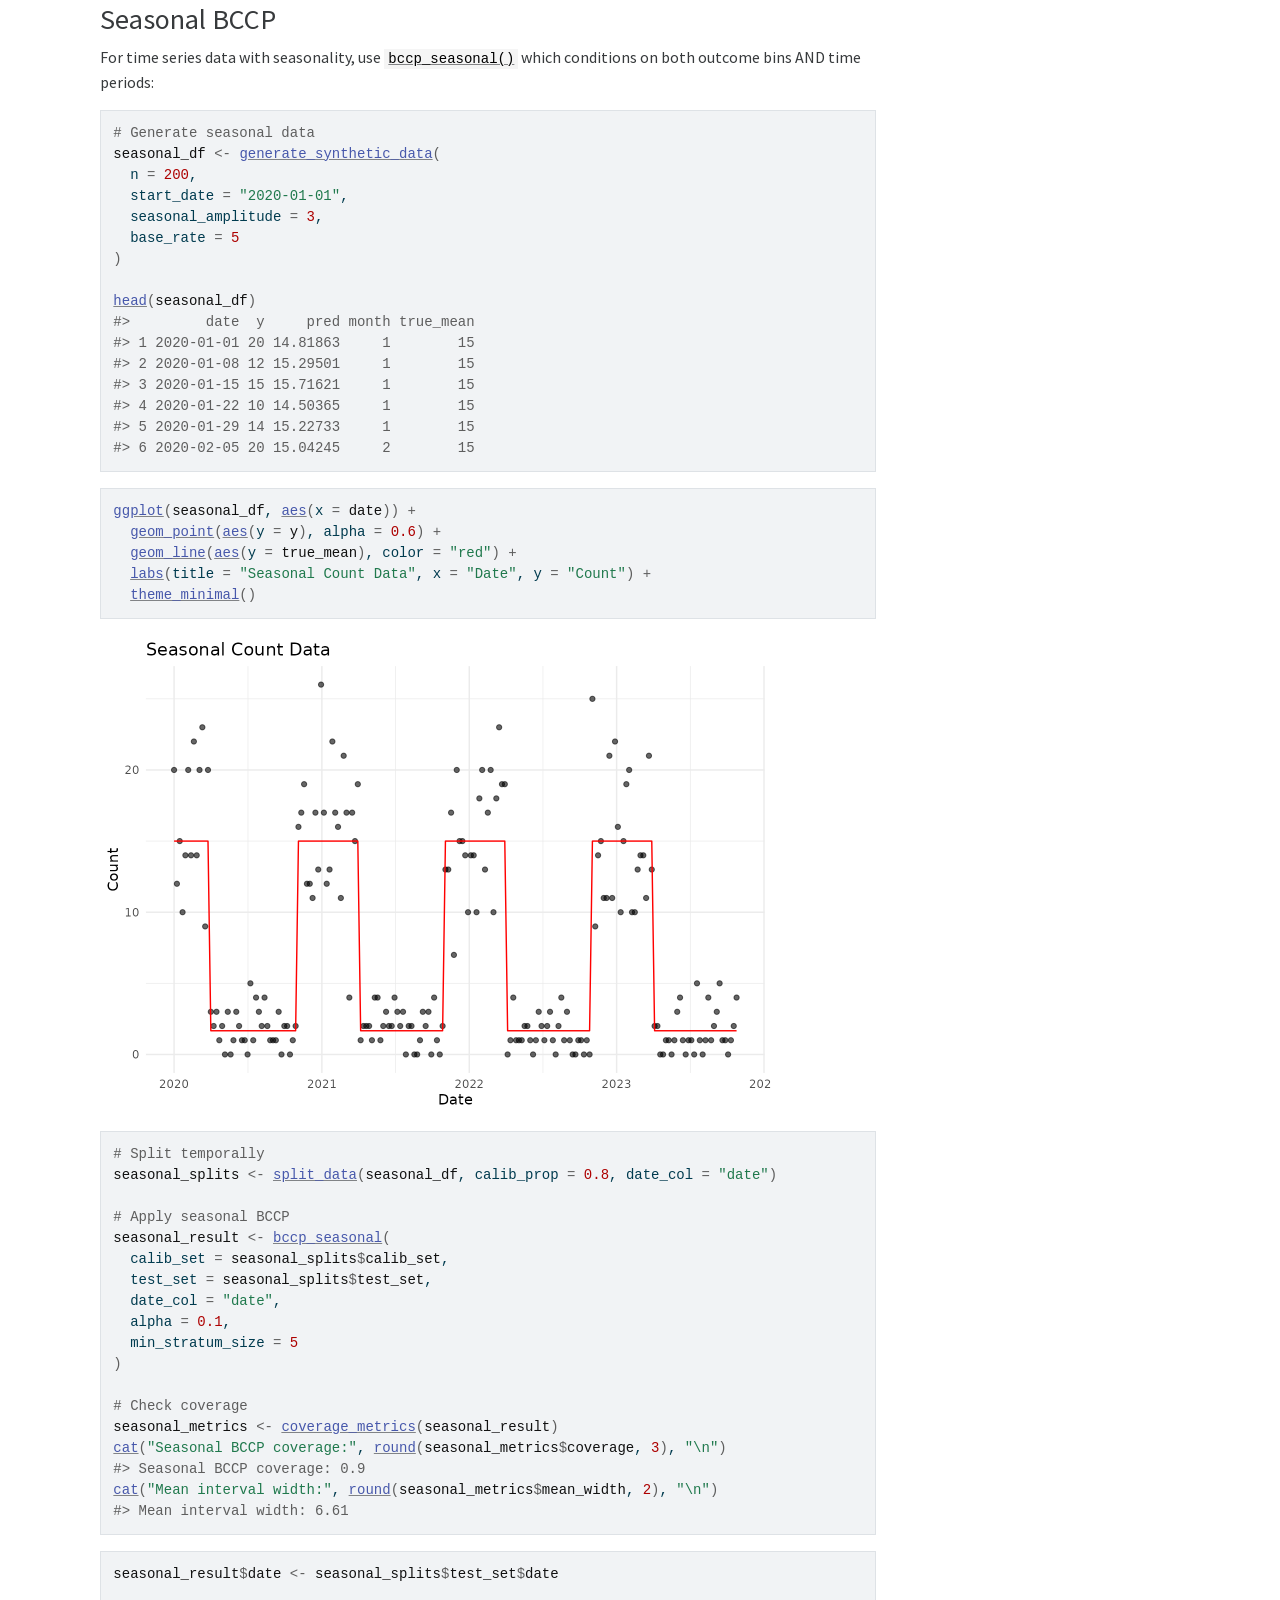
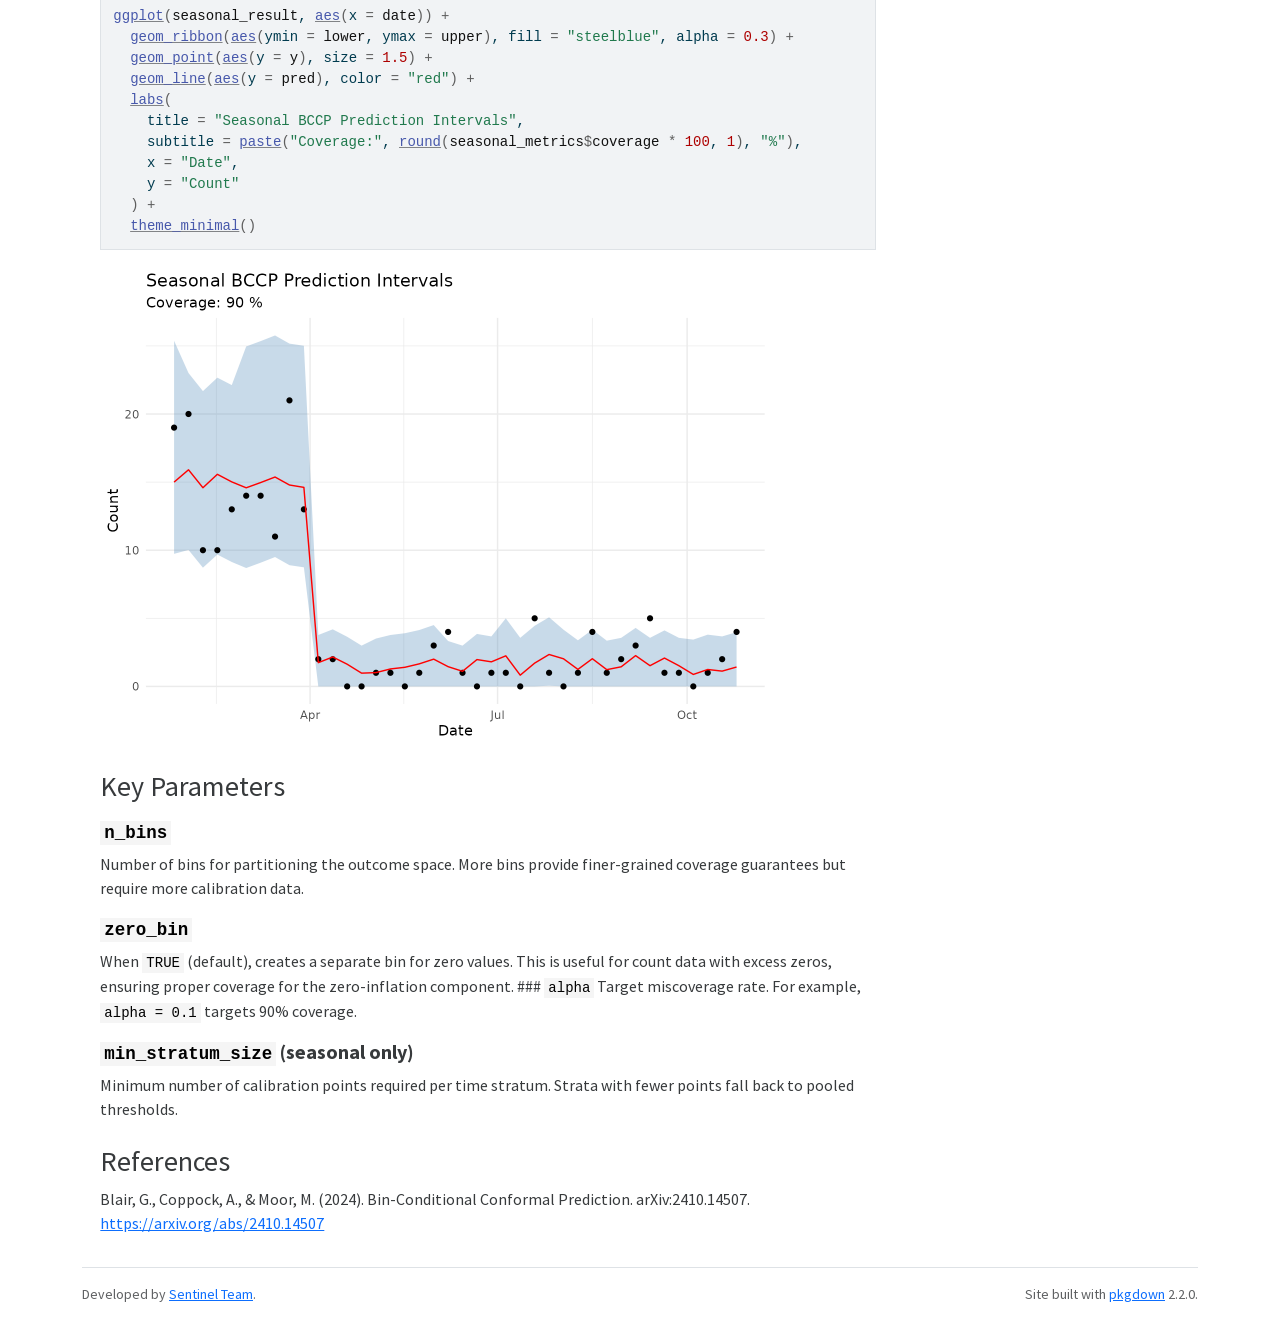
<file: articles/getting-started.html>
<!DOCTYPE html>
<!-- Generated by pkgdown: do not edit by hand --><html lang="en">
<head>
<meta http-equiv="Content-Type" content="text/html; charset=UTF-8">
<meta charset="utf-8">
<meta http-equiv="X-UA-Compatible" content="IE=edge">
<meta name="viewport" content="width=device-width, initial-scale=1, shrink-to-fit=no">
<title>Getting Started with bccp • bccp</title>
<script src="../deps/jquery-3.6.0/jquery-3.6.0.min.js"></script><meta name="viewport" content="width=device-width, initial-scale=1, shrink-to-fit=no">
<link href="../deps/bootstrap-5.3.1/bootstrap.min.css" rel="stylesheet">
<script src="../deps/bootstrap-5.3.1/bootstrap.bundle.min.js"></script><link href="../deps/font-awesome-6.5.2/css/all.min.css" rel="stylesheet">
<link href="../deps/font-awesome-6.5.2/css/v4-shims.min.css" rel="stylesheet">
<script src="../deps/headroom-0.11.0/headroom.min.js"></script><script src="../deps/headroom-0.11.0/jQuery.headroom.min.js"></script><script src="../deps/bootstrap-toc-1.0.1/bootstrap-toc.min.js"></script><script src="../deps/clipboard.js-2.0.11/clipboard.min.js"></script><script src="../deps/search-1.0.0/autocomplete.jquery.min.js"></script><script src="../deps/search-1.0.0/fuse.min.js"></script><script src="../deps/search-1.0.0/mark.min.js"></script><!-- pkgdown --><script src="../pkgdown.js"></script><meta property="og:title" content="Getting Started with bccp">
</head>
<body>
    <a href="#main" class="visually-hidden-focusable">Skip to contents</a>


    <nav class="navbar navbar-expand-lg fixed-top bg-primary" data-bs-theme="dark" aria-label="Site navigation"><div class="container">

    <a class="navbar-brand me-2" href="../index.html">bccp</a>

    <small class="nav-text text-muted me-auto" data-bs-toggle="tooltip" data-bs-placement="bottom" title="">0.1.0</small>


    <button class="navbar-toggler" type="button" data-bs-toggle="collapse" data-bs-target="#navbar" aria-controls="navbar" aria-expanded="false" aria-label="Toggle navigation">
      <span class="navbar-toggler-icon"></span>
    </button>

    <div id="navbar" class="collapse navbar-collapse ms-3">
      <ul class="navbar-nav me-auto">
<li class="nav-item"><a class="nav-link" href="../reference/index.html">Reference</a></li>
<li class="active nav-item dropdown">
  <button class="nav-link dropdown-toggle" type="button" id="dropdown-articles" data-bs-toggle="dropdown" aria-expanded="false" aria-haspopup="true">Articles</button>
  <ul class="dropdown-menu" aria-labelledby="dropdown-articles">
<li><a class="dropdown-item" href="../articles/getting-started.html">Getting Started with bccp</a></li>
  </ul>
</li>
      </ul>
<ul class="navbar-nav">
<li class="nav-item"><form class="form-inline" role="search">
 <input class="form-control" type="search" name="search-input" id="search-input" autocomplete="off" aria-label="Search site" placeholder="Search for" data-search-index="../search.json">
</form></li>
<li class="nav-item"><a class="external-link nav-link" href="https://github.com/lassa-sentinel/bccp/" aria-label="GitHub"><span class="fa fab fa-github fa-lg"></span></a></li>
      </ul>
</div>


  </div>
</nav><div class="container template-article">




<div class="row">
  <main id="main" class="col-md-9"><div class="page-header">

      <h1>Getting Started with bccp</h1>
            
      
      <small class="dont-index">Source: <a href="https://github.com/lassa-sentinel/bccp/blob/main/vignettes/getting-started.Rmd" class="external-link"><code>vignettes/getting-started.Rmd</code></a></small>
      <div class="d-none name"><code>getting-started.Rmd</code></div>
    </div>

    
    
<div class="section level2">
<h2 id="introduction">Introduction<a class="anchor" aria-label="anchor" href="#introduction"></a>
</h2>
<p>The <code>bccp</code> package implements <strong>Bin-Conditional
Conformal Prediction</strong> (BCCP) for generating valid prediction
intervals with coverage guarantees within user-specified outcome bins.
This is particularly useful for count data and time series forecasting
where traditional conformal prediction methods may not provide adequate
coverage across different outcome ranges.</p>
<p>The method is based on <a href="https://arxiv.org/abs/2410.14507" class="external-link">Blair, Coppock &amp; Moor
(2024)</a>.</p>
</div>
<div class="section level2">
<h2 id="installation">Installation<a class="anchor" aria-label="anchor" href="#installation"></a>
</h2>
<div class="sourceCode" id="cb1"><pre class="downlit sourceCode r">
<code class="sourceCode R"><span><span class="co"># Install from GitHub</span></span>
<span><span class="fu">devtools</span><span class="fu">::</span><span class="fu">install_github</span><span class="op">(</span><span class="st">"lassa-sentinel/bccp"</span><span class="op">)</span></span></code></pre></div>
<div class="sourceCode" id="cb2"><pre class="downlit sourceCode r">
<code class="sourceCode R"><span><span class="kw"><a href="https://rdrr.io/r/base/library.html" class="external-link">library</a></span><span class="op">(</span><span class="va"><a href="https://lassa-sentinel.github.io/bccp/">bccp</a></span><span class="op">)</span></span>
<span><span class="kw"><a href="https://rdrr.io/r/base/library.html" class="external-link">library</a></span><span class="op">(</span><span class="va"><a href="https://ggplot2.tidyverse.org" class="external-link">ggplot2</a></span><span class="op">)</span></span></code></pre></div>
</div>
<div class="section level2">
<h2 id="basic-usage">Basic Usage<a class="anchor" aria-label="anchor" href="#basic-usage"></a>
</h2>
<div class="section level3">
<h3 id="generate-example-data">Generate Example Data<a class="anchor" aria-label="anchor" href="#generate-example-data"></a>
</h3>
<p>First, let’s generate some synthetic count data to demonstrate the
method:</p>
<div class="sourceCode" id="cb3"><pre class="downlit sourceCode r">
<code class="sourceCode R"><span><span class="co"># Generate synthetic Poisson data</span></span>
<span><span class="fu"><a href="https://rdrr.io/r/base/Random.html" class="external-link">set.seed</a></span><span class="op">(</span><span class="fl">42</span><span class="op">)</span></span>
<span><span class="va">n</span> <span class="op">&lt;-</span> <span class="fl">500</span></span>
<span><span class="va">x</span> <span class="op">&lt;-</span> <span class="fu"><a href="https://rdrr.io/r/stats/Uniform.html" class="external-link">runif</a></span><span class="op">(</span><span class="va">n</span>, <span class="fl">0</span>, <span class="fl">10</span><span class="op">)</span></span>
<span><span class="va">y</span> <span class="op">&lt;-</span> <span class="fu"><a href="https://rdrr.io/r/stats/Poisson.html" class="external-link">rpois</a></span><span class="op">(</span><span class="va">n</span>, lambda <span class="op">=</span> <span class="fu"><a href="https://rdrr.io/r/base/Log.html" class="external-link">exp</a></span><span class="op">(</span><span class="fl">0.5</span> <span class="op">+</span> <span class="fl">0.2</span> <span class="op">*</span> <span class="va">x</span><span class="op">)</span><span class="op">)</span></span>
<span><span class="va">pred</span> <span class="op">&lt;-</span> <span class="fu"><a href="https://rdrr.io/r/base/Log.html" class="external-link">exp</a></span><span class="op">(</span><span class="fl">0.5</span> <span class="op">+</span> <span class="fl">0.2</span> <span class="op">*</span> <span class="va">x</span><span class="op">)</span>  <span class="co"># True mean as prediction</span></span>
<span></span>
<span><span class="va">df</span> <span class="op">&lt;-</span> <span class="fu"><a href="https://rdrr.io/r/base/data.frame.html" class="external-link">data.frame</a></span><span class="op">(</span>x <span class="op">=</span> <span class="va">x</span>, y <span class="op">=</span> <span class="va">y</span>, pred <span class="op">=</span> <span class="va">pred</span><span class="op">)</span></span>
<span><span class="fu"><a href="https://rdrr.io/r/utils/head.html" class="external-link">head</a></span><span class="op">(</span><span class="va">df</span><span class="op">)</span></span>
<span><span class="co">#&gt;          x  y      pred</span></span>
<span><span class="co">#&gt; 1 9.148060  6 10.273955</span></span>
<span><span class="co">#&gt; 2 9.370754 13 10.741888</span></span>
<span><span class="co">#&gt; 3 2.861395  5  2.922031</span></span>
<span><span class="co">#&gt; 4 8.304476  9  8.678904</span></span>
<span><span class="co">#&gt; 5 6.417455  3  5.950594</span></span>
<span><span class="co">#&gt; 6 5.190959  8  4.656164</span></span></code></pre></div>
</div>
<div class="section level3">
<h3 id="split-data">Split Data<a class="anchor" aria-label="anchor" href="#split-data"></a>
</h3>
<p>BCCP requires separate calibration and test sets. The calibration set
is used to compute the prediction intervals, which are then applied to
the test set.</p>
<div class="sourceCode" id="cb4"><pre class="downlit sourceCode r">
<code class="sourceCode R"><span><span class="co"># Use the built-in split function</span></span>
<span><span class="va">splits</span> <span class="op">&lt;-</span> <span class="fu"><a href="../reference/split_data.html">split_data</a></span><span class="op">(</span><span class="va">df</span>, calib_prop <span class="op">=</span> <span class="fl">0.8</span>, seed <span class="op">=</span> <span class="fl">42</span><span class="op">)</span></span>
<span></span>
<span><span class="va">calib_set</span> <span class="op">&lt;-</span> <span class="va">splits</span><span class="op">$</span><span class="va">calib_set</span></span>
<span><span class="va">test_set</span> <span class="op">&lt;-</span> <span class="va">splits</span><span class="op">$</span><span class="va">test_set</span></span>
<span></span>
<span><span class="fu"><a href="https://rdrr.io/r/base/cat.html" class="external-link">cat</a></span><span class="op">(</span><span class="st">"Calibration set size:"</span>, <span class="fu"><a href="https://rdrr.io/r/base/nrow.html" class="external-link">nrow</a></span><span class="op">(</span><span class="va">calib_set</span><span class="op">)</span>, <span class="st">"\n"</span><span class="op">)</span></span>
<span><span class="co">#&gt; Calibration set size: 400</span></span>
<span><span class="fu"><a href="https://rdrr.io/r/base/cat.html" class="external-link">cat</a></span><span class="op">(</span><span class="st">"Test set size:"</span>, <span class="fu"><a href="https://rdrr.io/r/base/nrow.html" class="external-link">nrow</a></span><span class="op">(</span><span class="va">test_set</span><span class="op">)</span>, <span class="st">"\n"</span><span class="op">)</span></span>
<span><span class="co">#&gt; Test set size: 100</span></span></code></pre></div>
</div>
<div class="section level3">
<h3 id="apply-bccp">Apply BCCP<a class="anchor" aria-label="anchor" href="#apply-bccp"></a>
</h3>
<p>Now apply bin-conditional conformal prediction with a target coverage
of 90% (alpha = 0.1):</p>
<div class="sourceCode" id="cb5"><pre class="downlit sourceCode r">
<code class="sourceCode R"><span><span class="va">result</span> <span class="op">&lt;-</span> <span class="fu"><a href="../reference/bccp.html">bccp</a></span><span class="op">(</span></span>
<span>  calib_set <span class="op">=</span> <span class="va">calib_set</span>,</span>
<span>  test_set <span class="op">=</span> <span class="va">test_set</span>,</span>
<span>  y_col <span class="op">=</span> <span class="st">"y"</span>,</span>
<span>  pred_col <span class="op">=</span> <span class="st">"pred"</span>,</span>
<span>  n_bins <span class="op">=</span> <span class="fl">4</span>,</span>
<span>  zero_bin <span class="op">=</span> <span class="cn">TRUE</span>,</span>
<span>  alpha <span class="op">=</span> <span class="fl">0.1</span></span>
<span><span class="op">)</span></span>
<span></span>
<span><span class="fu"><a href="https://rdrr.io/r/utils/head.html" class="external-link">head</a></span><span class="op">(</span><span class="va">result</span><span class="op">)</span></span>
<span><span class="co">#&gt;   id y     pred    lower     upper</span></span>
<span><span class="co">#&gt; 1  1 0 2.710384 0.000000  6.653654</span></span>
<span><span class="co">#&gt; 2  2 5 4.308631 0.000000  8.253253</span></span>
<span><span class="co">#&gt; 3  3 3 5.512114 2.892893 13.222222</span></span>
<span><span class="co">#&gt; 4  4 3 2.310521 0.000000  6.262262</span></span>
<span><span class="co">#&gt; 5  5 8 9.553027 5.598599 17.000000</span></span>
<span><span class="co">#&gt; 6  6 9 7.149596 4.526527 14.872873</span></span></code></pre></div>
</div>
<div class="section level3">
<h3 id="evaluate-coverage">Evaluate Coverage<a class="anchor" aria-label="anchor" href="#evaluate-coverage"></a>
</h3>
<p>Check the actual coverage achieved:</p>
<div class="sourceCode" id="cb6"><pre class="downlit sourceCode r">
<code class="sourceCode R"><span><span class="va">metrics</span> <span class="op">&lt;-</span> <span class="fu"><a href="../reference/coverage_metrics.html">coverage_metrics</a></span><span class="op">(</span><span class="va">result</span><span class="op">)</span></span>
<span><span class="fu"><a href="https://rdrr.io/r/base/cat.html" class="external-link">cat</a></span><span class="op">(</span><span class="st">"Coverage:"</span>, <span class="fu"><a href="https://rdrr.io/r/base/Round.html" class="external-link">round</a></span><span class="op">(</span><span class="va">metrics</span><span class="op">$</span><span class="va">coverage</span>, <span class="fl">3</span><span class="op">)</span>, <span class="st">"(target: 0.90)\n"</span><span class="op">)</span></span>
<span><span class="co">#&gt; Coverage: 0.92 (target: 0.90)</span></span>
<span><span class="fu"><a href="https://rdrr.io/r/base/cat.html" class="external-link">cat</a></span><span class="op">(</span><span class="st">"Mean interval width:"</span>, <span class="fu"><a href="https://rdrr.io/r/base/Round.html" class="external-link">round</a></span><span class="op">(</span><span class="va">metrics</span><span class="op">$</span><span class="va">mean_width</span>, <span class="fl">2</span><span class="op">)</span>, <span class="st">"\n"</span><span class="op">)</span></span>
<span><span class="co">#&gt; Mean interval width: 8.5</span></span>
<span><span class="fu"><a href="https://rdrr.io/r/base/cat.html" class="external-link">cat</a></span><span class="op">(</span><span class="st">"Median interval width:"</span>, <span class="fu"><a href="https://rdrr.io/r/base/Round.html" class="external-link">round</a></span><span class="op">(</span><span class="va">metrics</span><span class="op">$</span><span class="va">median_width</span>, <span class="fl">2</span><span class="op">)</span>, <span class="st">"\n"</span><span class="op">)</span></span>
<span><span class="co">#&gt; Median interval width: 8.23</span></span></code></pre></div>
</div>
<div class="section level3">
<h3 id="visualize-results">Visualize Results<a class="anchor" aria-label="anchor" href="#visualize-results"></a>
</h3>
<div class="sourceCode" id="cb7"><pre class="downlit sourceCode r">
<code class="sourceCode R"><span><span class="co"># Add x values back for plotting</span></span>
<span><span class="va">result</span><span class="op">$</span><span class="va">x</span> <span class="op">&lt;-</span> <span class="va">test_set</span><span class="op">$</span><span class="va">x</span></span>
<span></span>
<span><span class="fu"><a href="https://ggplot2.tidyverse.org/reference/ggplot.html" class="external-link">ggplot</a></span><span class="op">(</span><span class="va">result</span>, <span class="fu"><a href="https://ggplot2.tidyverse.org/reference/aes.html" class="external-link">aes</a></span><span class="op">(</span>x <span class="op">=</span> <span class="va">x</span><span class="op">)</span><span class="op">)</span> <span class="op">+</span></span>
<span></span>
<span><span class="fu"><a href="https://ggplot2.tidyverse.org/reference/geom_ribbon.html" class="external-link">geom_ribbon</a></span><span class="op">(</span><span class="fu"><a href="https://ggplot2.tidyverse.org/reference/aes.html" class="external-link">aes</a></span><span class="op">(</span>ymin <span class="op">=</span> <span class="va">lower</span>, ymax <span class="op">=</span> <span class="va">upper</span><span class="op">)</span>, fill <span class="op">=</span> <span class="st">"steelblue"</span>, alpha <span class="op">=</span> <span class="fl">0.3</span><span class="op">)</span> <span class="op">+</span></span>
<span>  <span class="fu"><a href="https://ggplot2.tidyverse.org/reference/geom_point.html" class="external-link">geom_point</a></span><span class="op">(</span><span class="fu"><a href="https://ggplot2.tidyverse.org/reference/aes.html" class="external-link">aes</a></span><span class="op">(</span>y <span class="op">=</span> <span class="va">y</span><span class="op">)</span>, color <span class="op">=</span> <span class="st">"black"</span>, size <span class="op">=</span> <span class="fl">1.5</span><span class="op">)</span> <span class="op">+</span></span>
<span>  <span class="fu"><a href="https://ggplot2.tidyverse.org/reference/geom_path.html" class="external-link">geom_line</a></span><span class="op">(</span><span class="fu"><a href="https://ggplot2.tidyverse.org/reference/aes.html" class="external-link">aes</a></span><span class="op">(</span>y <span class="op">=</span> <span class="va">pred</span><span class="op">)</span>, color <span class="op">=</span> <span class="st">"red"</span>, linewidth <span class="op">=</span> <span class="fl">1</span><span class="op">)</span> <span class="op">+</span></span>
<span>  <span class="fu"><a href="https://ggplot2.tidyverse.org/reference/labs.html" class="external-link">labs</a></span><span class="op">(</span></span>
<span>    title <span class="op">=</span> <span class="st">"BCCP Prediction Intervals (90% Target Coverage)"</span>,</span>
<span>    subtitle <span class="op">=</span> <span class="fu"><a href="https://rdrr.io/r/base/paste.html" class="external-link">paste</a></span><span class="op">(</span><span class="st">"Actual coverage:"</span>, <span class="fu"><a href="https://rdrr.io/r/base/Round.html" class="external-link">round</a></span><span class="op">(</span><span class="va">metrics</span><span class="op">$</span><span class="va">coverage</span> <span class="op">*</span> <span class="fl">100</span>, <span class="fl">1</span><span class="op">)</span>, <span class="st">"%"</span><span class="op">)</span>,</span>
<span>    x <span class="op">=</span> <span class="st">"x"</span>,</span>
<span>    y <span class="op">=</span> <span class="st">"Count"</span></span>
<span>  <span class="op">)</span> <span class="op">+</span></span>
<span>  <span class="fu"><a href="https://ggplot2.tidyverse.org/reference/ggtheme.html" class="external-link">theme_minimal</a></span><span class="op">(</span><span class="op">)</span></span></code></pre></div>
<p><img src="getting-started_files/figure-html/plot-intervals-1.png" class="r-plt" alt="" width="672"></p>
</div>
</div>
<div class="section level2">
<h2 id="seasonal-bccp">Seasonal BCCP<a class="anchor" aria-label="anchor" href="#seasonal-bccp"></a>
</h2>
<p>For time series data with seasonality, use
<code><a href="../reference/bccp_seasonal.html">bccp_seasonal()</a></code> which conditions on both outcome bins AND
time periods:</p>
<div class="sourceCode" id="cb8"><pre class="downlit sourceCode r">
<code class="sourceCode R"><span><span class="co"># Generate seasonal data</span></span>
<span><span class="va">seasonal_df</span> <span class="op">&lt;-</span> <span class="fu"><a href="../reference/generate_synthetic_data.html">generate_synthetic_data</a></span><span class="op">(</span></span>
<span>  n <span class="op">=</span> <span class="fl">200</span>,</span>
<span>  start_date <span class="op">=</span> <span class="st">"2020-01-01"</span>,</span>
<span>  seasonal_amplitude <span class="op">=</span> <span class="fl">3</span>,</span>
<span>  base_rate <span class="op">=</span> <span class="fl">5</span></span>
<span><span class="op">)</span></span>
<span></span>
<span><span class="fu"><a href="https://rdrr.io/r/utils/head.html" class="external-link">head</a></span><span class="op">(</span><span class="va">seasonal_df</span><span class="op">)</span></span>
<span><span class="co">#&gt;         date  y     pred month true_mean</span></span>
<span><span class="co">#&gt; 1 2020-01-01 20 14.81863     1        15</span></span>
<span><span class="co">#&gt; 2 2020-01-08 12 15.29501     1        15</span></span>
<span><span class="co">#&gt; 3 2020-01-15 15 15.71621     1        15</span></span>
<span><span class="co">#&gt; 4 2020-01-22 10 14.50365     1        15</span></span>
<span><span class="co">#&gt; 5 2020-01-29 14 15.22733     1        15</span></span>
<span><span class="co">#&gt; 6 2020-02-05 20 15.04245     2        15</span></span></code></pre></div>
<div class="sourceCode" id="cb9"><pre class="downlit sourceCode r">
<code class="sourceCode R"><span><span class="fu"><a href="https://ggplot2.tidyverse.org/reference/ggplot.html" class="external-link">ggplot</a></span><span class="op">(</span><span class="va">seasonal_df</span>, <span class="fu"><a href="https://ggplot2.tidyverse.org/reference/aes.html" class="external-link">aes</a></span><span class="op">(</span>x <span class="op">=</span> <span class="va">date</span><span class="op">)</span><span class="op">)</span> <span class="op">+</span></span>
<span>  <span class="fu"><a href="https://ggplot2.tidyverse.org/reference/geom_point.html" class="external-link">geom_point</a></span><span class="op">(</span><span class="fu"><a href="https://ggplot2.tidyverse.org/reference/aes.html" class="external-link">aes</a></span><span class="op">(</span>y <span class="op">=</span> <span class="va">y</span><span class="op">)</span>, alpha <span class="op">=</span> <span class="fl">0.6</span><span class="op">)</span> <span class="op">+</span></span>
<span>  <span class="fu"><a href="https://ggplot2.tidyverse.org/reference/geom_path.html" class="external-link">geom_line</a></span><span class="op">(</span><span class="fu"><a href="https://ggplot2.tidyverse.org/reference/aes.html" class="external-link">aes</a></span><span class="op">(</span>y <span class="op">=</span> <span class="va">true_mean</span><span class="op">)</span>, color <span class="op">=</span> <span class="st">"red"</span><span class="op">)</span> <span class="op">+</span></span>
<span>  <span class="fu"><a href="https://ggplot2.tidyverse.org/reference/labs.html" class="external-link">labs</a></span><span class="op">(</span>title <span class="op">=</span> <span class="st">"Seasonal Count Data"</span>, x <span class="op">=</span> <span class="st">"Date"</span>, y <span class="op">=</span> <span class="st">"Count"</span><span class="op">)</span> <span class="op">+</span></span>
<span>  <span class="fu"><a href="https://ggplot2.tidyverse.org/reference/ggtheme.html" class="external-link">theme_minimal</a></span><span class="op">(</span><span class="op">)</span></span></code></pre></div>
<p><img src="getting-started_files/figure-html/plot-seasonal-1.png" class="r-plt" alt="" width="672"></p>
<div class="sourceCode" id="cb10"><pre class="downlit sourceCode r">
<code class="sourceCode R"><span><span class="co"># Split temporally</span></span>
<span><span class="va">seasonal_splits</span> <span class="op">&lt;-</span> <span class="fu"><a href="../reference/split_data.html">split_data</a></span><span class="op">(</span><span class="va">seasonal_df</span>, calib_prop <span class="op">=</span> <span class="fl">0.8</span>, date_col <span class="op">=</span> <span class="st">"date"</span><span class="op">)</span></span>
<span></span>
<span><span class="co"># Apply seasonal BCCP</span></span>
<span><span class="va">seasonal_result</span> <span class="op">&lt;-</span> <span class="fu"><a href="../reference/bccp_seasonal.html">bccp_seasonal</a></span><span class="op">(</span></span>
<span>  calib_set <span class="op">=</span> <span class="va">seasonal_splits</span><span class="op">$</span><span class="va">calib_set</span>,</span>
<span>  test_set <span class="op">=</span> <span class="va">seasonal_splits</span><span class="op">$</span><span class="va">test_set</span>,</span>
<span>  date_col <span class="op">=</span> <span class="st">"date"</span>,</span>
<span>  alpha <span class="op">=</span> <span class="fl">0.1</span>,</span>
<span>  min_stratum_size <span class="op">=</span> <span class="fl">5</span></span>
<span><span class="op">)</span></span>
<span></span>
<span><span class="co"># Check coverage</span></span>
<span><span class="va">seasonal_metrics</span> <span class="op">&lt;-</span> <span class="fu"><a href="../reference/coverage_metrics.html">coverage_metrics</a></span><span class="op">(</span><span class="va">seasonal_result</span><span class="op">)</span></span>
<span><span class="fu"><a href="https://rdrr.io/r/base/cat.html" class="external-link">cat</a></span><span class="op">(</span><span class="st">"Seasonal BCCP coverage:"</span>, <span class="fu"><a href="https://rdrr.io/r/base/Round.html" class="external-link">round</a></span><span class="op">(</span><span class="va">seasonal_metrics</span><span class="op">$</span><span class="va">coverage</span>, <span class="fl">3</span><span class="op">)</span>, <span class="st">"\n"</span><span class="op">)</span></span>
<span><span class="co">#&gt; Seasonal BCCP coverage: 0.9</span></span>
<span><span class="fu"><a href="https://rdrr.io/r/base/cat.html" class="external-link">cat</a></span><span class="op">(</span><span class="st">"Mean interval width:"</span>, <span class="fu"><a href="https://rdrr.io/r/base/Round.html" class="external-link">round</a></span><span class="op">(</span><span class="va">seasonal_metrics</span><span class="op">$</span><span class="va">mean_width</span>, <span class="fl">2</span><span class="op">)</span>, <span class="st">"\n"</span><span class="op">)</span></span>
<span><span class="co">#&gt; Mean interval width: 6.61</span></span></code></pre></div>
<div class="sourceCode" id="cb11"><pre class="downlit sourceCode r">
<code class="sourceCode R"><span><span class="va">seasonal_result</span><span class="op">$</span><span class="va">date</span> <span class="op">&lt;-</span> <span class="va">seasonal_splits</span><span class="op">$</span><span class="va">test_set</span><span class="op">$</span><span class="va">date</span></span>
<span></span>
<span><span class="fu"><a href="https://ggplot2.tidyverse.org/reference/ggplot.html" class="external-link">ggplot</a></span><span class="op">(</span><span class="va">seasonal_result</span>, <span class="fu"><a href="https://ggplot2.tidyverse.org/reference/aes.html" class="external-link">aes</a></span><span class="op">(</span>x <span class="op">=</span> <span class="va">date</span><span class="op">)</span><span class="op">)</span> <span class="op">+</span></span>
<span>  <span class="fu"><a href="https://ggplot2.tidyverse.org/reference/geom_ribbon.html" class="external-link">geom_ribbon</a></span><span class="op">(</span><span class="fu"><a href="https://ggplot2.tidyverse.org/reference/aes.html" class="external-link">aes</a></span><span class="op">(</span>ymin <span class="op">=</span> <span class="va">lower</span>, ymax <span class="op">=</span> <span class="va">upper</span><span class="op">)</span>, fill <span class="op">=</span> <span class="st">"steelblue"</span>, alpha <span class="op">=</span> <span class="fl">0.3</span><span class="op">)</span> <span class="op">+</span></span>
<span>  <span class="fu"><a href="https://ggplot2.tidyverse.org/reference/geom_point.html" class="external-link">geom_point</a></span><span class="op">(</span><span class="fu"><a href="https://ggplot2.tidyverse.org/reference/aes.html" class="external-link">aes</a></span><span class="op">(</span>y <span class="op">=</span> <span class="va">y</span><span class="op">)</span>, size <span class="op">=</span> <span class="fl">1.5</span><span class="op">)</span> <span class="op">+</span></span>
<span>  <span class="fu"><a href="https://ggplot2.tidyverse.org/reference/geom_path.html" class="external-link">geom_line</a></span><span class="op">(</span><span class="fu"><a href="https://ggplot2.tidyverse.org/reference/aes.html" class="external-link">aes</a></span><span class="op">(</span>y <span class="op">=</span> <span class="va">pred</span><span class="op">)</span>, color <span class="op">=</span> <span class="st">"red"</span><span class="op">)</span> <span class="op">+</span></span>
<span>  <span class="fu"><a href="https://ggplot2.tidyverse.org/reference/labs.html" class="external-link">labs</a></span><span class="op">(</span></span>
<span>    title <span class="op">=</span> <span class="st">"Seasonal BCCP Prediction Intervals"</span>,</span>
<span>    subtitle <span class="op">=</span> <span class="fu"><a href="https://rdrr.io/r/base/paste.html" class="external-link">paste</a></span><span class="op">(</span><span class="st">"Coverage:"</span>, <span class="fu"><a href="https://rdrr.io/r/base/Round.html" class="external-link">round</a></span><span class="op">(</span><span class="va">seasonal_metrics</span><span class="op">$</span><span class="va">coverage</span> <span class="op">*</span> <span class="fl">100</span>, <span class="fl">1</span><span class="op">)</span>, <span class="st">"%"</span><span class="op">)</span>,</span>
<span>    x <span class="op">=</span> <span class="st">"Date"</span>,</span>
<span>    y <span class="op">=</span> <span class="st">"Count"</span></span>
<span>  <span class="op">)</span> <span class="op">+</span></span>
<span>  <span class="fu"><a href="https://ggplot2.tidyverse.org/reference/ggtheme.html" class="external-link">theme_minimal</a></span><span class="op">(</span><span class="op">)</span></span></code></pre></div>
<p><img src="getting-started_files/figure-html/plot-seasonal-result-1.png" class="r-plt" alt="" width="672"></p>
</div>
<div class="section level2">
<h2 id="key-parameters">Key Parameters<a class="anchor" aria-label="anchor" href="#key-parameters"></a>
</h2>
<div class="section level3">
<h3 id="n_bins">
<code>n_bins</code><a class="anchor" aria-label="anchor" href="#n_bins"></a>
</h3>
<p>Number of bins for partitioning the outcome space. More bins provide
finer-grained coverage guarantees but require more calibration data.</p>
</div>
<div class="section level3">
<h3 id="zero_bin">
<code>zero_bin</code><a class="anchor" aria-label="anchor" href="#zero_bin"></a>
</h3>
<p>When <code>TRUE</code> (default), creates a separate bin for zero
values. This is useful for count data with excess zeros, ensuring proper
coverage for the zero-inflation component. ### <code>alpha</code> Target
miscoverage rate. For example, <code>alpha = 0.1</code> targets 90%
coverage.</p>
</div>
<div class="section level3">
<h3 id="min_stratum_size-seasonal-only">
<code>min_stratum_size</code> (seasonal only)<a class="anchor" aria-label="anchor" href="#min_stratum_size-seasonal-only"></a>
</h3>
<p>Minimum number of calibration points required per time stratum.
Strata with fewer points fall back to pooled thresholds.</p>
</div>
</div>
<div class="section level2">
<h2 id="references">References<a class="anchor" aria-label="anchor" href="#references"></a>
</h2>
<p>Blair, G., Coppock, A., &amp; Moor, M. (2024). Bin-Conditional
Conformal Prediction. arXiv:2410.14507. <a href="https://arxiv.org/abs/2410.14507" class="external-link uri">https://arxiv.org/abs/2410.14507</a></p>
</div>
  </main><aside class="col-md-3"><nav id="toc" aria-label="Table of contents"><h2>On this page</h2>
    </nav></aside>
</div>



    <footer><div class="pkgdown-footer-left">
  <p>Developed by <a href="https://github.com/lassa-sentinel" class="external-link">Sentinel Team</a>.</p>
</div>

<div class="pkgdown-footer-right">
  <p>Site built with <a href="https://pkgdown.r-lib.org/" class="external-link">pkgdown</a> 2.2.0.</p>
</div>

    </footer>
</div>





  </body>
</html>
</file>
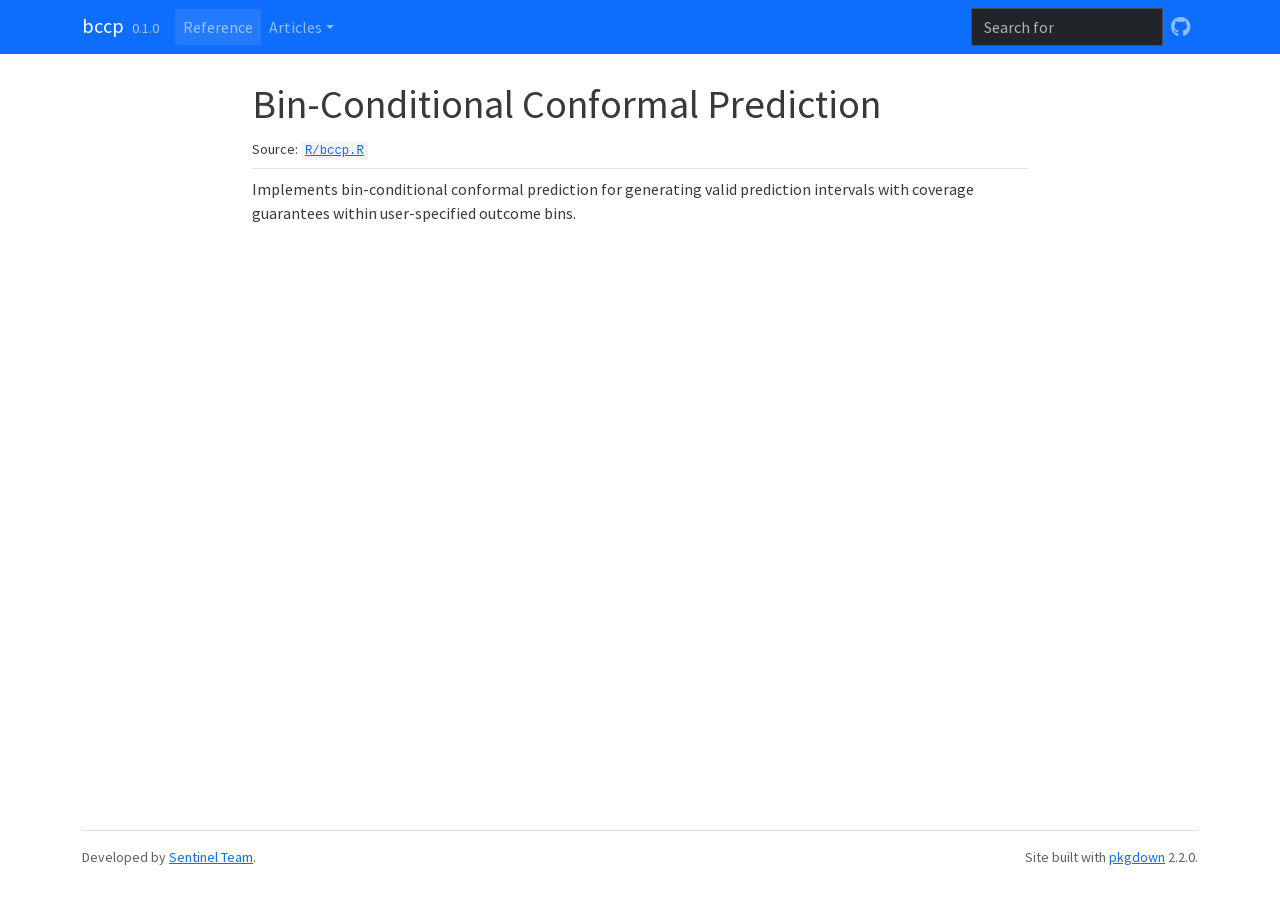
<file: reference/bccp-package.html>
<!DOCTYPE html>
<!-- Generated by pkgdown: do not edit by hand --><html lang="en"><head><meta http-equiv="Content-Type" content="text/html; charset=UTF-8"><meta charset="utf-8"><meta http-equiv="X-UA-Compatible" content="IE=edge"><meta name="viewport" content="width=device-width, initial-scale=1, shrink-to-fit=no"><title>Bin-Conditional Conformal Prediction — bccp-package • bccp</title><script src="../deps/jquery-3.6.0/jquery-3.6.0.min.js"></script><meta name="viewport" content="width=device-width, initial-scale=1, shrink-to-fit=no"><link href="../deps/bootstrap-5.3.1/bootstrap.min.css" rel="stylesheet"><script src="../deps/bootstrap-5.3.1/bootstrap.bundle.min.js"></script><link href="../deps/font-awesome-6.5.2/css/all.min.css" rel="stylesheet"><link href="../deps/font-awesome-6.5.2/css/v4-shims.min.css" rel="stylesheet"><script src="../deps/headroom-0.11.0/headroom.min.js"></script><script src="../deps/headroom-0.11.0/jQuery.headroom.min.js"></script><script src="../deps/bootstrap-toc-1.0.1/bootstrap-toc.min.js"></script><script src="../deps/clipboard.js-2.0.11/clipboard.min.js"></script><script src="../deps/search-1.0.0/autocomplete.jquery.min.js"></script><script src="../deps/search-1.0.0/fuse.min.js"></script><script src="../deps/search-1.0.0/mark.min.js"></script><!-- pkgdown --><script src="../pkgdown.js"></script><meta property="og:title" content="Bin-Conditional Conformal Prediction — bccp-package"><meta name="description" content="Implements bin-conditional conformal prediction for generating
valid prediction intervals with coverage guarantees within user-specified
outcome bins."><meta property="og:description" content="Implements bin-conditional conformal prediction for generating
valid prediction intervals with coverage guarantees within user-specified
outcome bins."></head><body>
    <a href="#main" class="visually-hidden-focusable">Skip to contents</a>


    <nav class="navbar navbar-expand-lg fixed-top bg-primary" data-bs-theme="dark" aria-label="Site navigation"><div class="container">

    <a class="navbar-brand me-2" href="../index.html">bccp</a>

    <small class="nav-text text-muted me-auto" data-bs-toggle="tooltip" data-bs-placement="bottom" title="">0.1.0</small>


    <button class="navbar-toggler" type="button" data-bs-toggle="collapse" data-bs-target="#navbar" aria-controls="navbar" aria-expanded="false" aria-label="Toggle navigation">
      <span class="navbar-toggler-icon"></span>
    </button>

    <div id="navbar" class="collapse navbar-collapse ms-3">
      <ul class="navbar-nav me-auto"><li class="active nav-item"><a class="nav-link" href="../reference/index.html">Reference</a></li>
<li class="nav-item dropdown">
  <button class="nav-link dropdown-toggle" type="button" id="dropdown-articles" data-bs-toggle="dropdown" aria-expanded="false" aria-haspopup="true">Articles</button>
  <ul class="dropdown-menu" aria-labelledby="dropdown-articles"><li><a class="dropdown-item" href="../articles/getting-started.html">Getting Started with bccp</a></li>
  </ul></li>
      </ul><ul class="navbar-nav"><li class="nav-item"><form class="form-inline" role="search">
 <input class="form-control" type="search" name="search-input" id="search-input" autocomplete="off" aria-label="Search site" placeholder="Search for" data-search-index="../search.json"></form></li>
<li class="nav-item"><a class="external-link nav-link" href="https://github.com/lassa-sentinel/bccp/" aria-label="GitHub"><span class="fa fab fa-github fa-lg"></span></a></li>
      </ul></div>


  </div>
</nav><div class="container template-reference-topic">
<div class="row">
  <main id="main" class="col-md-9"><div class="page-header">

      <h1>Bin-Conditional Conformal Prediction</h1>
      <small class="dont-index">Source: <a href="https://github.com/lassa-sentinel/bccp/blob/main/R/bccp.R" class="external-link"><code>R/bccp.R</code></a></small>
      <div class="d-none name"><code>bccp-package.Rd</code></div>
    </div>

    <div class="ref-description section level2">
    <p>Implements bin-conditional conformal prediction for generating
valid prediction intervals with coverage guarantees within user-specified
outcome bins.</p>
    </div>



  </main></div>


    <footer><div class="pkgdown-footer-left">
  <p>Developed by <a href="https://github.com/lassa-sentinel" class="external-link">Sentinel Team</a>.</p>
</div>

<div class="pkgdown-footer-right">
  <p>Site built with <a href="https://pkgdown.r-lib.org/" class="external-link">pkgdown</a> 2.2.0.</p>
</div>

    </footer></div>





  </body></html>
</file>
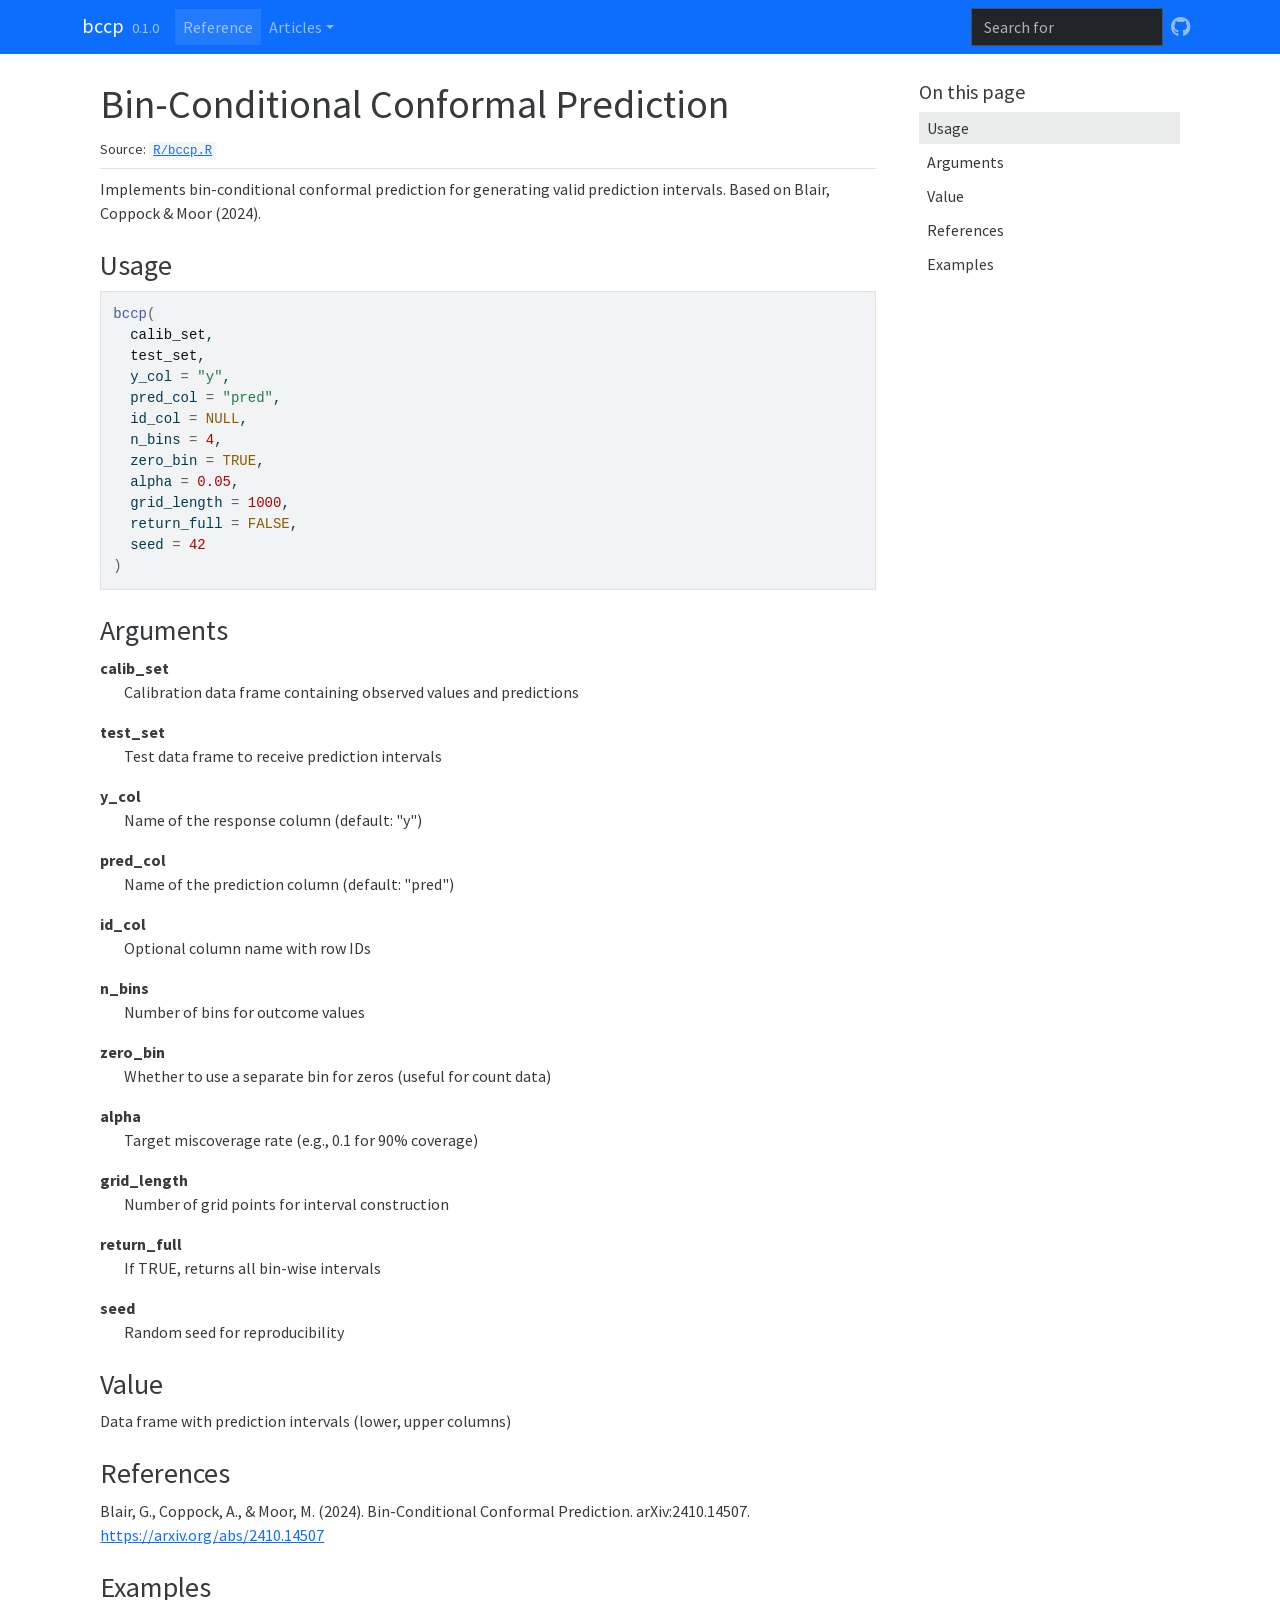
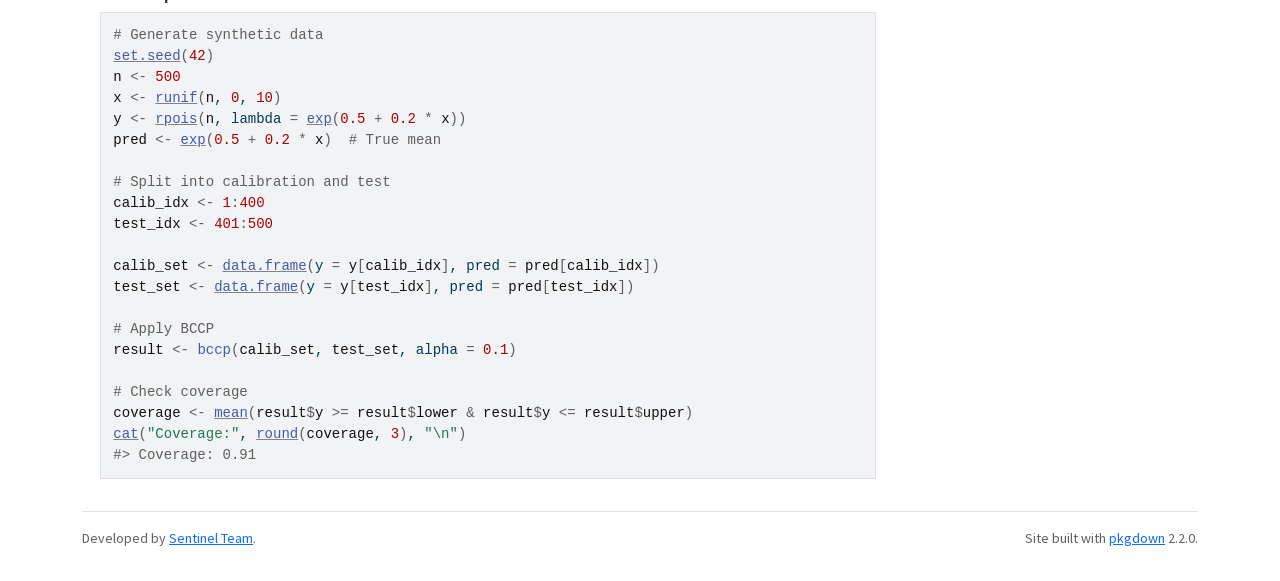
<file: reference/bccp.html>
<!DOCTYPE html>
<!-- Generated by pkgdown: do not edit by hand --><html lang="en"><head><meta http-equiv="Content-Type" content="text/html; charset=UTF-8"><meta charset="utf-8"><meta http-equiv="X-UA-Compatible" content="IE=edge"><meta name="viewport" content="width=device-width, initial-scale=1, shrink-to-fit=no"><title>Bin-Conditional Conformal Prediction — bccp • bccp</title><script src="../deps/jquery-3.6.0/jquery-3.6.0.min.js"></script><meta name="viewport" content="width=device-width, initial-scale=1, shrink-to-fit=no"><link href="../deps/bootstrap-5.3.1/bootstrap.min.css" rel="stylesheet"><script src="../deps/bootstrap-5.3.1/bootstrap.bundle.min.js"></script><link href="../deps/font-awesome-6.5.2/css/all.min.css" rel="stylesheet"><link href="../deps/font-awesome-6.5.2/css/v4-shims.min.css" rel="stylesheet"><script src="../deps/headroom-0.11.0/headroom.min.js"></script><script src="../deps/headroom-0.11.0/jQuery.headroom.min.js"></script><script src="../deps/bootstrap-toc-1.0.1/bootstrap-toc.min.js"></script><script src="../deps/clipboard.js-2.0.11/clipboard.min.js"></script><script src="../deps/search-1.0.0/autocomplete.jquery.min.js"></script><script src="../deps/search-1.0.0/fuse.min.js"></script><script src="../deps/search-1.0.0/mark.min.js"></script><!-- pkgdown --><script src="../pkgdown.js"></script><meta property="og:title" content="Bin-Conditional Conformal Prediction — bccp"><meta name="description" content="Implements bin-conditional conformal prediction for generating valid
prediction intervals. Based on Blair, Coppock &amp;amp; Moor (2024)."><meta property="og:description" content="Implements bin-conditional conformal prediction for generating valid
prediction intervals. Based on Blair, Coppock &amp;amp; Moor (2024)."></head><body>
    <a href="#main" class="visually-hidden-focusable">Skip to contents</a>


    <nav class="navbar navbar-expand-lg fixed-top bg-primary" data-bs-theme="dark" aria-label="Site navigation"><div class="container">

    <a class="navbar-brand me-2" href="../index.html">bccp</a>

    <small class="nav-text text-muted me-auto" data-bs-toggle="tooltip" data-bs-placement="bottom" title="">0.1.0</small>


    <button class="navbar-toggler" type="button" data-bs-toggle="collapse" data-bs-target="#navbar" aria-controls="navbar" aria-expanded="false" aria-label="Toggle navigation">
      <span class="navbar-toggler-icon"></span>
    </button>

    <div id="navbar" class="collapse navbar-collapse ms-3">
      <ul class="navbar-nav me-auto"><li class="active nav-item"><a class="nav-link" href="../reference/index.html">Reference</a></li>
<li class="nav-item dropdown">
  <button class="nav-link dropdown-toggle" type="button" id="dropdown-articles" data-bs-toggle="dropdown" aria-expanded="false" aria-haspopup="true">Articles</button>
  <ul class="dropdown-menu" aria-labelledby="dropdown-articles"><li><a class="dropdown-item" href="../articles/getting-started.html">Getting Started with bccp</a></li>
  </ul></li>
      </ul><ul class="navbar-nav"><li class="nav-item"><form class="form-inline" role="search">
 <input class="form-control" type="search" name="search-input" id="search-input" autocomplete="off" aria-label="Search site" placeholder="Search for" data-search-index="../search.json"></form></li>
<li class="nav-item"><a class="external-link nav-link" href="https://github.com/lassa-sentinel/bccp/" aria-label="GitHub"><span class="fa fab fa-github fa-lg"></span></a></li>
      </ul></div>


  </div>
</nav><div class="container template-reference-topic">
<div class="row">
  <main id="main" class="col-md-9"><div class="page-header">

      <h1>Bin-Conditional Conformal Prediction</h1>
      <small class="dont-index">Source: <a href="https://github.com/lassa-sentinel/bccp/blob/main/R/bccp.R" class="external-link"><code>R/bccp.R</code></a></small>
      <div class="d-none name"><code>bccp.Rd</code></div>
    </div>

    <div class="ref-description section level2">
    <p>Implements bin-conditional conformal prediction for generating valid
prediction intervals. Based on Blair, Coppock &amp; Moor (2024).</p>
    </div>

    <div class="section level2">
    <h2 id="ref-usage">Usage<a class="anchor" aria-label="anchor" href="#ref-usage"></a></h2>
    <div class="sourceCode"><pre class="sourceCode r"><code><span><span class="fu">bccp</span><span class="op">(</span></span>
<span>  <span class="va">calib_set</span>,</span>
<span>  <span class="va">test_set</span>,</span>
<span>  y_col <span class="op">=</span> <span class="st">"y"</span>,</span>
<span>  pred_col <span class="op">=</span> <span class="st">"pred"</span>,</span>
<span>  id_col <span class="op">=</span> <span class="cn">NULL</span>,</span>
<span>  n_bins <span class="op">=</span> <span class="fl">4</span>,</span>
<span>  zero_bin <span class="op">=</span> <span class="cn">TRUE</span>,</span>
<span>  alpha <span class="op">=</span> <span class="fl">0.05</span>,</span>
<span>  grid_length <span class="op">=</span> <span class="fl">1000</span>,</span>
<span>  return_full <span class="op">=</span> <span class="cn">FALSE</span>,</span>
<span>  seed <span class="op">=</span> <span class="fl">42</span></span>
<span><span class="op">)</span></span></code></pre></div>
    </div>

    <div class="section level2">
    <h2 id="arguments">Arguments<a class="anchor" aria-label="anchor" href="#arguments"></a></h2>


<dl><dt id="arg-calib-set">calib_set<a class="anchor" aria-label="anchor" href="#arg-calib-set"></a></dt>
<dd><p>Calibration data frame containing observed values and predictions</p></dd>


<dt id="arg-test-set">test_set<a class="anchor" aria-label="anchor" href="#arg-test-set"></a></dt>
<dd><p>Test data frame to receive prediction intervals</p></dd>


<dt id="arg-y-col">y_col<a class="anchor" aria-label="anchor" href="#arg-y-col"></a></dt>
<dd><p>Name of the response column (default: "y")</p></dd>


<dt id="arg-pred-col">pred_col<a class="anchor" aria-label="anchor" href="#arg-pred-col"></a></dt>
<dd><p>Name of the prediction column (default: "pred")</p></dd>


<dt id="arg-id-col">id_col<a class="anchor" aria-label="anchor" href="#arg-id-col"></a></dt>
<dd><p>Optional column name with row IDs</p></dd>


<dt id="arg-n-bins">n_bins<a class="anchor" aria-label="anchor" href="#arg-n-bins"></a></dt>
<dd><p>Number of bins for outcome values</p></dd>


<dt id="arg-zero-bin">zero_bin<a class="anchor" aria-label="anchor" href="#arg-zero-bin"></a></dt>
<dd><p>Whether to use a separate bin for zeros (useful for count data)</p></dd>


<dt id="arg-alpha">alpha<a class="anchor" aria-label="anchor" href="#arg-alpha"></a></dt>
<dd><p>Target miscoverage rate (e.g., 0.1 for 90% coverage)</p></dd>


<dt id="arg-grid-length">grid_length<a class="anchor" aria-label="anchor" href="#arg-grid-length"></a></dt>
<dd><p>Number of grid points for interval construction</p></dd>


<dt id="arg-return-full">return_full<a class="anchor" aria-label="anchor" href="#arg-return-full"></a></dt>
<dd><p>If TRUE, returns all bin-wise intervals</p></dd>


<dt id="arg-seed">seed<a class="anchor" aria-label="anchor" href="#arg-seed"></a></dt>
<dd><p>Random seed for reproducibility</p></dd>

</dl></div>
    <div class="section level2">
    <h2 id="value">Value<a class="anchor" aria-label="anchor" href="#value"></a></h2>
    <p>Data frame with prediction intervals (lower, upper columns)</p>
    </div>
    <div class="section level2">
    <h2 id="references">References<a class="anchor" aria-label="anchor" href="#references"></a></h2>
    <p>Blair, G., Coppock, A., &amp; Moor, M. (2024). Bin-Conditional Conformal Prediction.
arXiv:2410.14507. <a href="https://arxiv.org/abs/2410.14507" class="external-link">https://arxiv.org/abs/2410.14507</a></p>
    </div>

    <div class="section level2">
    <h2 id="ref-examples">Examples<a class="anchor" aria-label="anchor" href="#ref-examples"></a></h2>
    <div class="sourceCode"><pre class="sourceCode r"><code><span class="r-in"><span><span class="co"># Generate synthetic data</span></span></span>
<span class="r-in"><span><span class="fu"><a href="https://rdrr.io/r/base/Random.html" class="external-link">set.seed</a></span><span class="op">(</span><span class="fl">42</span><span class="op">)</span></span></span>
<span class="r-in"><span><span class="va">n</span> <span class="op">&lt;-</span> <span class="fl">500</span></span></span>
<span class="r-in"><span><span class="va">x</span> <span class="op">&lt;-</span> <span class="fu"><a href="https://rdrr.io/r/stats/Uniform.html" class="external-link">runif</a></span><span class="op">(</span><span class="va">n</span>, <span class="fl">0</span>, <span class="fl">10</span><span class="op">)</span></span></span>
<span class="r-in"><span><span class="va">y</span> <span class="op">&lt;-</span> <span class="fu"><a href="https://rdrr.io/r/stats/Poisson.html" class="external-link">rpois</a></span><span class="op">(</span><span class="va">n</span>, lambda <span class="op">=</span> <span class="fu"><a href="https://rdrr.io/r/base/Log.html" class="external-link">exp</a></span><span class="op">(</span><span class="fl">0.5</span> <span class="op">+</span> <span class="fl">0.2</span> <span class="op">*</span> <span class="va">x</span><span class="op">)</span><span class="op">)</span></span></span>
<span class="r-in"><span><span class="va">pred</span> <span class="op">&lt;-</span> <span class="fu"><a href="https://rdrr.io/r/base/Log.html" class="external-link">exp</a></span><span class="op">(</span><span class="fl">0.5</span> <span class="op">+</span> <span class="fl">0.2</span> <span class="op">*</span> <span class="va">x</span><span class="op">)</span>  <span class="co"># True mean</span></span></span>
<span class="r-in"><span></span></span>
<span class="r-in"><span><span class="co"># Split into calibration and test</span></span></span>
<span class="r-in"><span><span class="va">calib_idx</span> <span class="op">&lt;-</span> <span class="fl">1</span><span class="op">:</span><span class="fl">400</span></span></span>
<span class="r-in"><span><span class="va">test_idx</span> <span class="op">&lt;-</span> <span class="fl">401</span><span class="op">:</span><span class="fl">500</span></span></span>
<span class="r-in"><span></span></span>
<span class="r-in"><span><span class="va">calib_set</span> <span class="op">&lt;-</span> <span class="fu"><a href="https://rdrr.io/r/base/data.frame.html" class="external-link">data.frame</a></span><span class="op">(</span>y <span class="op">=</span> <span class="va">y</span><span class="op">[</span><span class="va">calib_idx</span><span class="op">]</span>, pred <span class="op">=</span> <span class="va">pred</span><span class="op">[</span><span class="va">calib_idx</span><span class="op">]</span><span class="op">)</span></span></span>
<span class="r-in"><span><span class="va">test_set</span> <span class="op">&lt;-</span> <span class="fu"><a href="https://rdrr.io/r/base/data.frame.html" class="external-link">data.frame</a></span><span class="op">(</span>y <span class="op">=</span> <span class="va">y</span><span class="op">[</span><span class="va">test_idx</span><span class="op">]</span>, pred <span class="op">=</span> <span class="va">pred</span><span class="op">[</span><span class="va">test_idx</span><span class="op">]</span><span class="op">)</span></span></span>
<span class="r-in"><span></span></span>
<span class="r-in"><span><span class="co"># Apply BCCP</span></span></span>
<span class="r-in"><span><span class="va">result</span> <span class="op">&lt;-</span> <span class="fu">bccp</span><span class="op">(</span><span class="va">calib_set</span>, <span class="va">test_set</span>, alpha <span class="op">=</span> <span class="fl">0.1</span><span class="op">)</span></span></span>
<span class="r-in"><span></span></span>
<span class="r-in"><span><span class="co"># Check coverage</span></span></span>
<span class="r-in"><span><span class="va">coverage</span> <span class="op">&lt;-</span> <span class="fu"><a href="https://rdrr.io/r/base/mean.html" class="external-link">mean</a></span><span class="op">(</span><span class="va">result</span><span class="op">$</span><span class="va">y</span> <span class="op">&gt;=</span> <span class="va">result</span><span class="op">$</span><span class="va">lower</span> <span class="op">&amp;</span> <span class="va">result</span><span class="op">$</span><span class="va">y</span> <span class="op">&lt;=</span> <span class="va">result</span><span class="op">$</span><span class="va">upper</span><span class="op">)</span></span></span>
<span class="r-in"><span><span class="fu"><a href="https://rdrr.io/r/base/cat.html" class="external-link">cat</a></span><span class="op">(</span><span class="st">"Coverage:"</span>, <span class="fu"><a href="https://rdrr.io/r/base/Round.html" class="external-link">round</a></span><span class="op">(</span><span class="va">coverage</span>, <span class="fl">3</span><span class="op">)</span>, <span class="st">"\n"</span><span class="op">)</span></span></span>
<span class="r-out co"><span class="r-pr">#&gt;</span> Coverage: 0.91 </span>
</code></pre></div>
    </div>
  </main><aside class="col-md-3"><nav id="toc" aria-label="Table of contents"><h2>On this page</h2>
    </nav></aside></div>


    <footer><div class="pkgdown-footer-left">
  <p>Developed by <a href="https://github.com/lassa-sentinel" class="external-link">Sentinel Team</a>.</p>
</div>

<div class="pkgdown-footer-right">
  <p>Site built with <a href="https://pkgdown.r-lib.org/" class="external-link">pkgdown</a> 2.2.0.</p>
</div>

    </footer></div>





  </body></html>
</file>
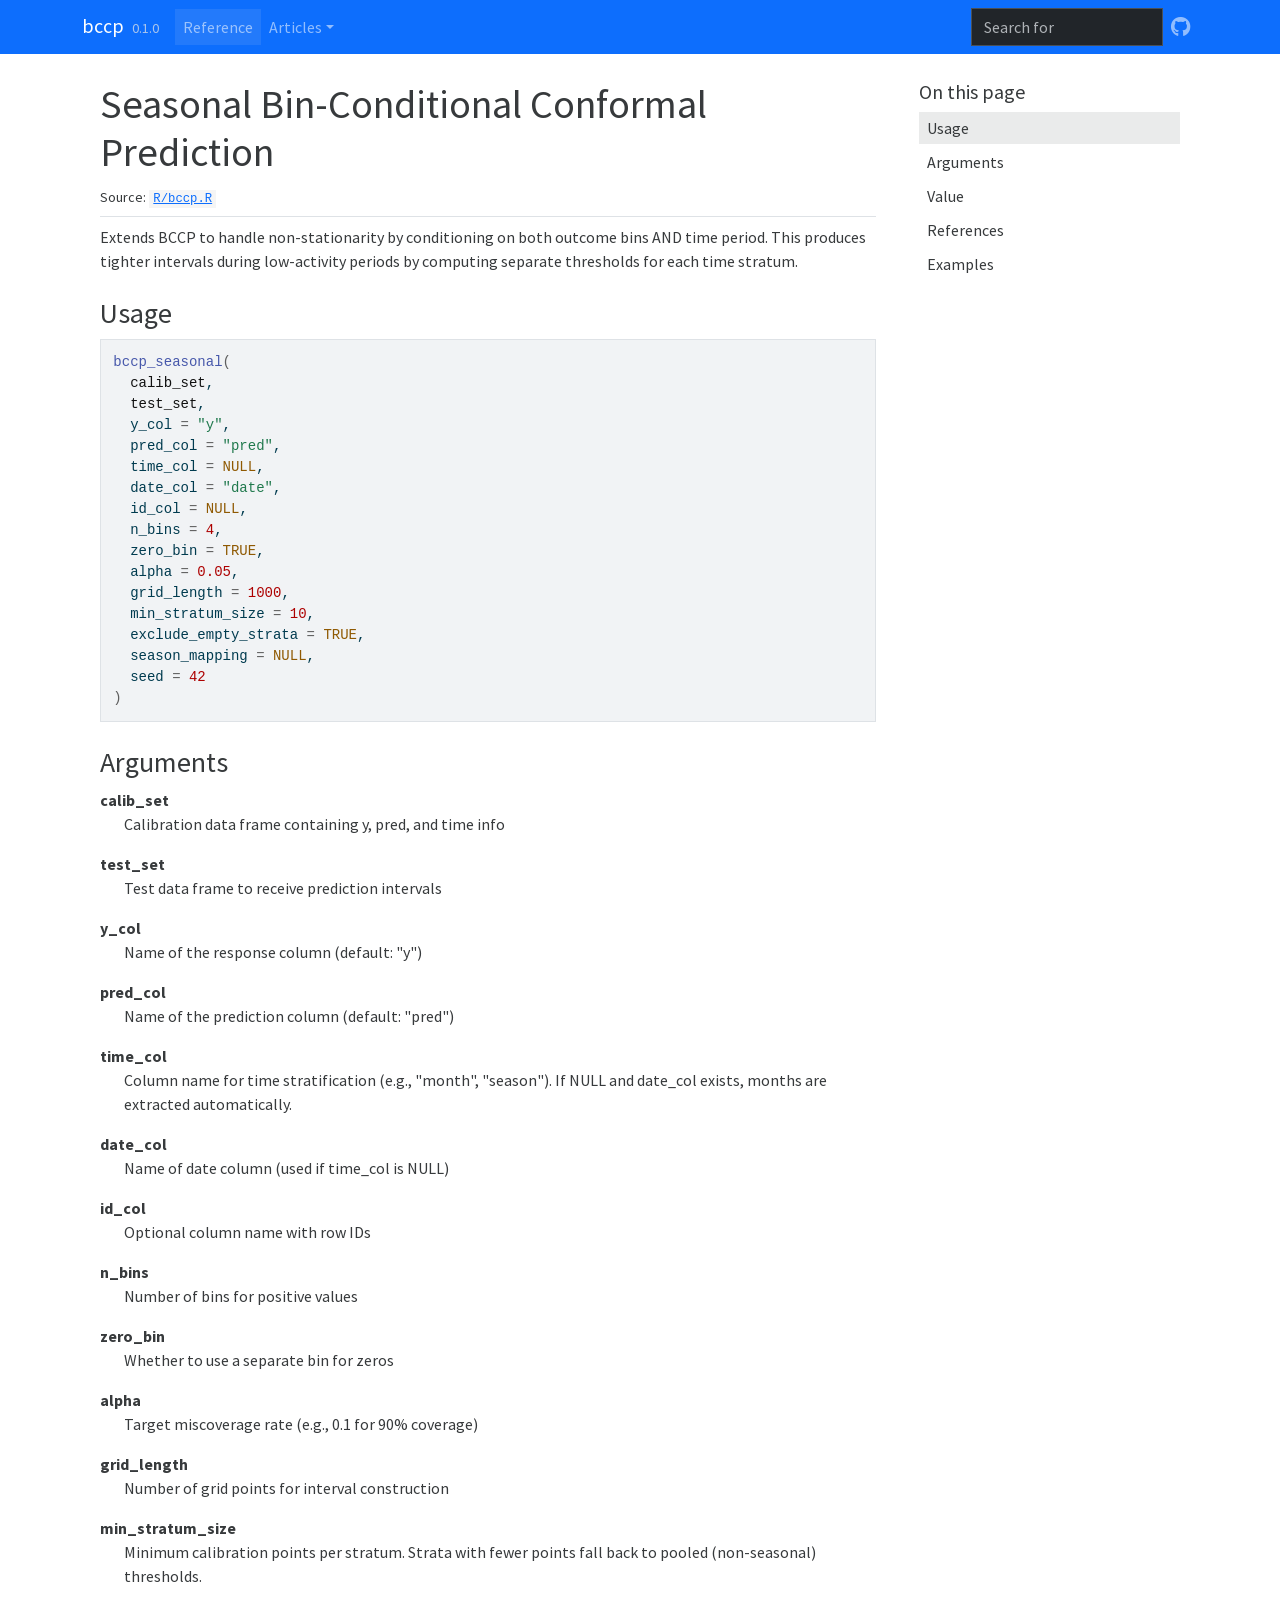
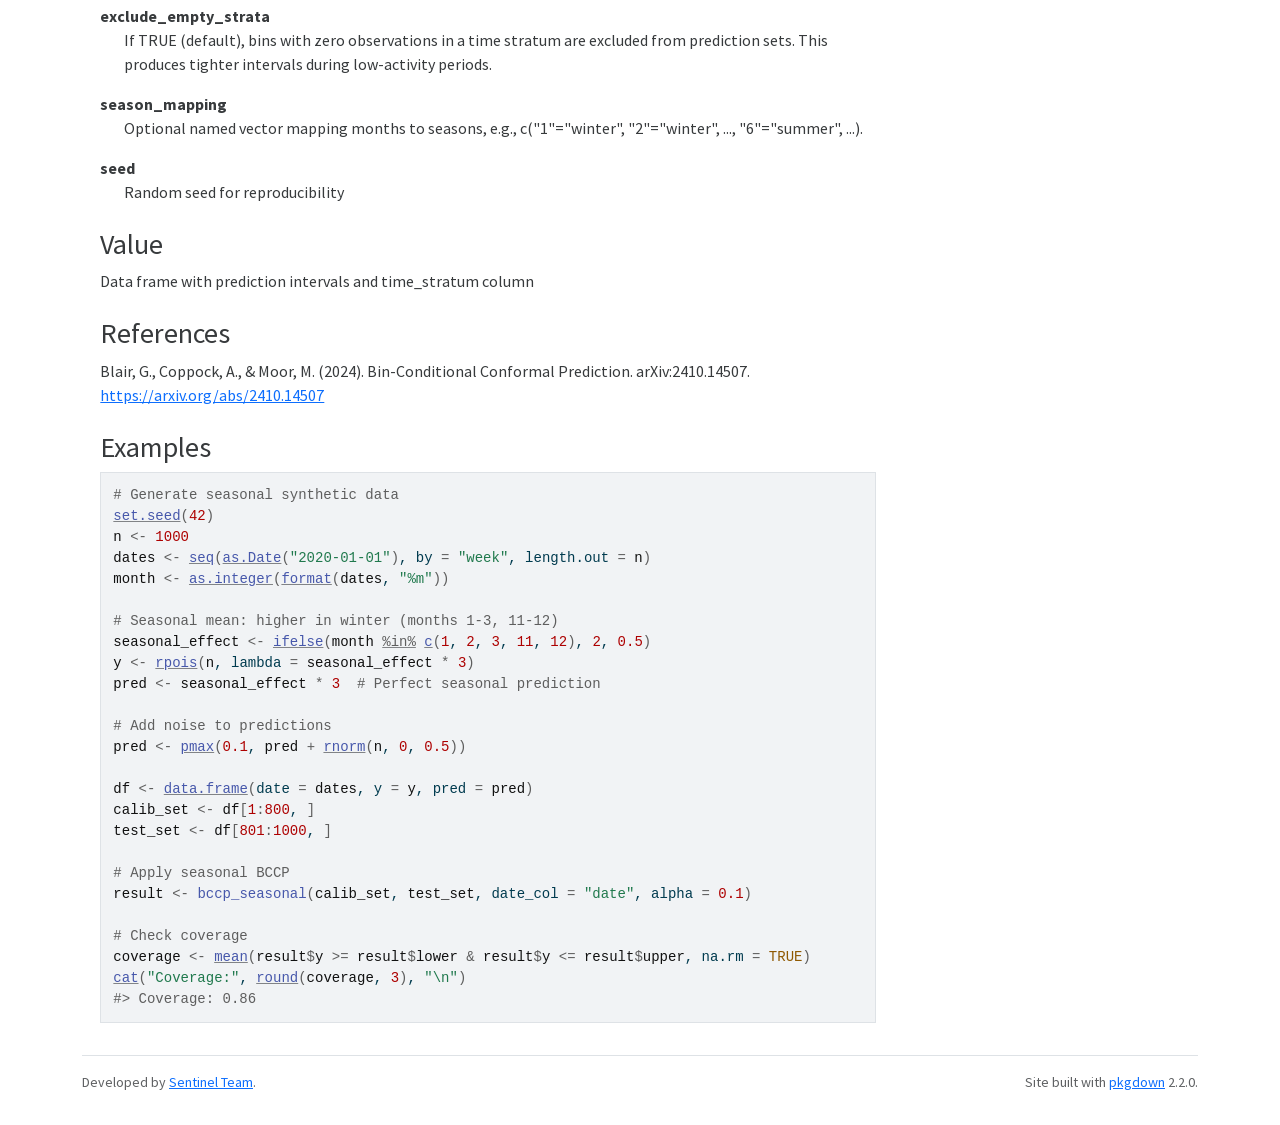
<file: reference/bccp_seasonal.html>
<!DOCTYPE html>
<!-- Generated by pkgdown: do not edit by hand --><html lang="en"><head><meta http-equiv="Content-Type" content="text/html; charset=UTF-8"><meta charset="utf-8"><meta http-equiv="X-UA-Compatible" content="IE=edge"><meta name="viewport" content="width=device-width, initial-scale=1, shrink-to-fit=no"><title>Seasonal Bin-Conditional Conformal Prediction — bccp_seasonal • bccp</title><script src="../deps/jquery-3.6.0/jquery-3.6.0.min.js"></script><meta name="viewport" content="width=device-width, initial-scale=1, shrink-to-fit=no"><link href="../deps/bootstrap-5.3.1/bootstrap.min.css" rel="stylesheet"><script src="../deps/bootstrap-5.3.1/bootstrap.bundle.min.js"></script><link href="../deps/font-awesome-6.5.2/css/all.min.css" rel="stylesheet"><link href="../deps/font-awesome-6.5.2/css/v4-shims.min.css" rel="stylesheet"><script src="../deps/headroom-0.11.0/headroom.min.js"></script><script src="../deps/headroom-0.11.0/jQuery.headroom.min.js"></script><script src="../deps/bootstrap-toc-1.0.1/bootstrap-toc.min.js"></script><script src="../deps/clipboard.js-2.0.11/clipboard.min.js"></script><script src="../deps/search-1.0.0/autocomplete.jquery.min.js"></script><script src="../deps/search-1.0.0/fuse.min.js"></script><script src="../deps/search-1.0.0/mark.min.js"></script><!-- pkgdown --><script src="../pkgdown.js"></script><meta property="og:title" content="Seasonal Bin-Conditional Conformal Prediction — bccp_seasonal"><meta name="description" content="Extends BCCP to handle non-stationarity by conditioning on both outcome bins
AND time period. This produces tighter intervals during low-activity periods
by computing separate thresholds for each time stratum."><meta property="og:description" content="Extends BCCP to handle non-stationarity by conditioning on both outcome bins
AND time period. This produces tighter intervals during low-activity periods
by computing separate thresholds for each time stratum."></head><body>
    <a href="#main" class="visually-hidden-focusable">Skip to contents</a>


    <nav class="navbar navbar-expand-lg fixed-top bg-primary" data-bs-theme="dark" aria-label="Site navigation"><div class="container">

    <a class="navbar-brand me-2" href="../index.html">bccp</a>

    <small class="nav-text text-muted me-auto" data-bs-toggle="tooltip" data-bs-placement="bottom" title="">0.1.0</small>


    <button class="navbar-toggler" type="button" data-bs-toggle="collapse" data-bs-target="#navbar" aria-controls="navbar" aria-expanded="false" aria-label="Toggle navigation">
      <span class="navbar-toggler-icon"></span>
    </button>

    <div id="navbar" class="collapse navbar-collapse ms-3">
      <ul class="navbar-nav me-auto"><li class="active nav-item"><a class="nav-link" href="../reference/index.html">Reference</a></li>
<li class="nav-item dropdown">
  <button class="nav-link dropdown-toggle" type="button" id="dropdown-articles" data-bs-toggle="dropdown" aria-expanded="false" aria-haspopup="true">Articles</button>
  <ul class="dropdown-menu" aria-labelledby="dropdown-articles"><li><a class="dropdown-item" href="../articles/getting-started.html">Getting Started with bccp</a></li>
  </ul></li>
      </ul><ul class="navbar-nav"><li class="nav-item"><form class="form-inline" role="search">
 <input class="form-control" type="search" name="search-input" id="search-input" autocomplete="off" aria-label="Search site" placeholder="Search for" data-search-index="../search.json"></form></li>
<li class="nav-item"><a class="external-link nav-link" href="https://github.com/lassa-sentinel/bccp/" aria-label="GitHub"><span class="fa fab fa-github fa-lg"></span></a></li>
      </ul></div>


  </div>
</nav><div class="container template-reference-topic">
<div class="row">
  <main id="main" class="col-md-9"><div class="page-header">

      <h1>Seasonal Bin-Conditional Conformal Prediction</h1>
      <small class="dont-index">Source: <a href="https://github.com/lassa-sentinel/bccp/blob/main/R/bccp.R" class="external-link"><code>R/bccp.R</code></a></small>
      <div class="d-none name"><code>bccp_seasonal.Rd</code></div>
    </div>

    <div class="ref-description section level2">
    <p>Extends BCCP to handle non-stationarity by conditioning on both outcome bins
AND time period. This produces tighter intervals during low-activity periods
by computing separate thresholds for each time stratum.</p>
    </div>

    <div class="section level2">
    <h2 id="ref-usage">Usage<a class="anchor" aria-label="anchor" href="#ref-usage"></a></h2>
    <div class="sourceCode"><pre class="sourceCode r"><code><span><span class="fu">bccp_seasonal</span><span class="op">(</span></span>
<span>  <span class="va">calib_set</span>,</span>
<span>  <span class="va">test_set</span>,</span>
<span>  y_col <span class="op">=</span> <span class="st">"y"</span>,</span>
<span>  pred_col <span class="op">=</span> <span class="st">"pred"</span>,</span>
<span>  time_col <span class="op">=</span> <span class="cn">NULL</span>,</span>
<span>  date_col <span class="op">=</span> <span class="st">"date"</span>,</span>
<span>  id_col <span class="op">=</span> <span class="cn">NULL</span>,</span>
<span>  n_bins <span class="op">=</span> <span class="fl">4</span>,</span>
<span>  zero_bin <span class="op">=</span> <span class="cn">TRUE</span>,</span>
<span>  alpha <span class="op">=</span> <span class="fl">0.05</span>,</span>
<span>  grid_length <span class="op">=</span> <span class="fl">1000</span>,</span>
<span>  min_stratum_size <span class="op">=</span> <span class="fl">10</span>,</span>
<span>  exclude_empty_strata <span class="op">=</span> <span class="cn">TRUE</span>,</span>
<span>  season_mapping <span class="op">=</span> <span class="cn">NULL</span>,</span>
<span>  seed <span class="op">=</span> <span class="fl">42</span></span>
<span><span class="op">)</span></span></code></pre></div>
    </div>

    <div class="section level2">
    <h2 id="arguments">Arguments<a class="anchor" aria-label="anchor" href="#arguments"></a></h2>


<dl><dt id="arg-calib-set">calib_set<a class="anchor" aria-label="anchor" href="#arg-calib-set"></a></dt>
<dd><p>Calibration data frame containing y, pred, and time info</p></dd>


<dt id="arg-test-set">test_set<a class="anchor" aria-label="anchor" href="#arg-test-set"></a></dt>
<dd><p>Test data frame to receive prediction intervals</p></dd>


<dt id="arg-y-col">y_col<a class="anchor" aria-label="anchor" href="#arg-y-col"></a></dt>
<dd><p>Name of the response column (default: "y")</p></dd>


<dt id="arg-pred-col">pred_col<a class="anchor" aria-label="anchor" href="#arg-pred-col"></a></dt>
<dd><p>Name of the prediction column (default: "pred")</p></dd>


<dt id="arg-time-col">time_col<a class="anchor" aria-label="anchor" href="#arg-time-col"></a></dt>
<dd><p>Column name for time stratification (e.g., "month", "season").
If NULL and date_col exists, months are extracted automatically.</p></dd>


<dt id="arg-date-col">date_col<a class="anchor" aria-label="anchor" href="#arg-date-col"></a></dt>
<dd><p>Name of date column (used if time_col is NULL)</p></dd>


<dt id="arg-id-col">id_col<a class="anchor" aria-label="anchor" href="#arg-id-col"></a></dt>
<dd><p>Optional column name with row IDs</p></dd>


<dt id="arg-n-bins">n_bins<a class="anchor" aria-label="anchor" href="#arg-n-bins"></a></dt>
<dd><p>Number of bins for positive values</p></dd>


<dt id="arg-zero-bin">zero_bin<a class="anchor" aria-label="anchor" href="#arg-zero-bin"></a></dt>
<dd><p>Whether to use a separate bin for zeros</p></dd>


<dt id="arg-alpha">alpha<a class="anchor" aria-label="anchor" href="#arg-alpha"></a></dt>
<dd><p>Target miscoverage rate (e.g., 0.1 for 90% coverage)</p></dd>


<dt id="arg-grid-length">grid_length<a class="anchor" aria-label="anchor" href="#arg-grid-length"></a></dt>
<dd><p>Number of grid points for interval construction</p></dd>


<dt id="arg-min-stratum-size">min_stratum_size<a class="anchor" aria-label="anchor" href="#arg-min-stratum-size"></a></dt>
<dd><p>Minimum calibration points per stratum. Strata with
fewer points fall back to pooled (non-seasonal) thresholds.</p></dd>


<dt id="arg-exclude-empty-strata">exclude_empty_strata<a class="anchor" aria-label="anchor" href="#arg-exclude-empty-strata"></a></dt>
<dd><p>If TRUE (default), bins with zero observations in
a time stratum are excluded from prediction sets. This produces tighter
intervals during low-activity periods.</p></dd>


<dt id="arg-season-mapping">season_mapping<a class="anchor" aria-label="anchor" href="#arg-season-mapping"></a></dt>
<dd><p>Optional named vector mapping months to seasons,
e.g., c("1"="winter", "2"="winter", ..., "6"="summer", ...).</p></dd>


<dt id="arg-seed">seed<a class="anchor" aria-label="anchor" href="#arg-seed"></a></dt>
<dd><p>Random seed for reproducibility</p></dd>

</dl></div>
    <div class="section level2">
    <h2 id="value">Value<a class="anchor" aria-label="anchor" href="#value"></a></h2>
    <p>Data frame with prediction intervals and time_stratum column</p>
    </div>
    <div class="section level2">
    <h2 id="references">References<a class="anchor" aria-label="anchor" href="#references"></a></h2>
    <p>Blair, G., Coppock, A., &amp; Moor, M. (2024). Bin-Conditional Conformal Prediction.
arXiv:2410.14507. <a href="https://arxiv.org/abs/2410.14507" class="external-link">https://arxiv.org/abs/2410.14507</a></p>
    </div>

    <div class="section level2">
    <h2 id="ref-examples">Examples<a class="anchor" aria-label="anchor" href="#ref-examples"></a></h2>
    <div class="sourceCode"><pre class="sourceCode r"><code><span class="r-in"><span><span class="co"># Generate seasonal synthetic data</span></span></span>
<span class="r-in"><span><span class="fu"><a href="https://rdrr.io/r/base/Random.html" class="external-link">set.seed</a></span><span class="op">(</span><span class="fl">42</span><span class="op">)</span></span></span>
<span class="r-in"><span><span class="va">n</span> <span class="op">&lt;-</span> <span class="fl">1000</span></span></span>
<span class="r-in"><span><span class="va">dates</span> <span class="op">&lt;-</span> <span class="fu"><a href="https://rdrr.io/r/base/seq.html" class="external-link">seq</a></span><span class="op">(</span><span class="fu"><a href="https://rdrr.io/r/base/as.Date.html" class="external-link">as.Date</a></span><span class="op">(</span><span class="st">"2020-01-01"</span><span class="op">)</span>, by <span class="op">=</span> <span class="st">"week"</span>, length.out <span class="op">=</span> <span class="va">n</span><span class="op">)</span></span></span>
<span class="r-in"><span><span class="va">month</span> <span class="op">&lt;-</span> <span class="fu"><a href="https://rdrr.io/r/base/integer.html" class="external-link">as.integer</a></span><span class="op">(</span><span class="fu"><a href="https://rdrr.io/r/base/format.html" class="external-link">format</a></span><span class="op">(</span><span class="va">dates</span>, <span class="st">"%m"</span><span class="op">)</span><span class="op">)</span></span></span>
<span class="r-in"><span></span></span>
<span class="r-in"><span><span class="co"># Seasonal mean: higher in winter (months 1-3, 11-12)</span></span></span>
<span class="r-in"><span><span class="va">seasonal_effect</span> <span class="op">&lt;-</span> <span class="fu"><a href="https://rdrr.io/r/base/ifelse.html" class="external-link">ifelse</a></span><span class="op">(</span><span class="va">month</span> <span class="op"><a href="https://rdrr.io/r/base/match.html" class="external-link">%in%</a></span> <span class="fu"><a href="https://rdrr.io/r/base/c.html" class="external-link">c</a></span><span class="op">(</span><span class="fl">1</span>, <span class="fl">2</span>, <span class="fl">3</span>, <span class="fl">11</span>, <span class="fl">12</span><span class="op">)</span>, <span class="fl">2</span>, <span class="fl">0.5</span><span class="op">)</span></span></span>
<span class="r-in"><span><span class="va">y</span> <span class="op">&lt;-</span> <span class="fu"><a href="https://rdrr.io/r/stats/Poisson.html" class="external-link">rpois</a></span><span class="op">(</span><span class="va">n</span>, lambda <span class="op">=</span> <span class="va">seasonal_effect</span> <span class="op">*</span> <span class="fl">3</span><span class="op">)</span></span></span>
<span class="r-in"><span><span class="va">pred</span> <span class="op">&lt;-</span> <span class="va">seasonal_effect</span> <span class="op">*</span> <span class="fl">3</span>  <span class="co"># Perfect seasonal prediction</span></span></span>
<span class="r-in"><span></span></span>
<span class="r-in"><span><span class="co"># Add noise to predictions</span></span></span>
<span class="r-in"><span><span class="va">pred</span> <span class="op">&lt;-</span> <span class="fu"><a href="https://rdrr.io/r/base/Extremes.html" class="external-link">pmax</a></span><span class="op">(</span><span class="fl">0.1</span>, <span class="va">pred</span> <span class="op">+</span> <span class="fu"><a href="https://rdrr.io/r/stats/Normal.html" class="external-link">rnorm</a></span><span class="op">(</span><span class="va">n</span>, <span class="fl">0</span>, <span class="fl">0.5</span><span class="op">)</span><span class="op">)</span></span></span>
<span class="r-in"><span></span></span>
<span class="r-in"><span><span class="va">df</span> <span class="op">&lt;-</span> <span class="fu"><a href="https://rdrr.io/r/base/data.frame.html" class="external-link">data.frame</a></span><span class="op">(</span>date <span class="op">=</span> <span class="va">dates</span>, y <span class="op">=</span> <span class="va">y</span>, pred <span class="op">=</span> <span class="va">pred</span><span class="op">)</span></span></span>
<span class="r-in"><span><span class="va">calib_set</span> <span class="op">&lt;-</span> <span class="va">df</span><span class="op">[</span><span class="fl">1</span><span class="op">:</span><span class="fl">800</span>, <span class="op">]</span></span></span>
<span class="r-in"><span><span class="va">test_set</span> <span class="op">&lt;-</span> <span class="va">df</span><span class="op">[</span><span class="fl">801</span><span class="op">:</span><span class="fl">1000</span>, <span class="op">]</span></span></span>
<span class="r-in"><span></span></span>
<span class="r-in"><span><span class="co"># Apply seasonal BCCP</span></span></span>
<span class="r-in"><span><span class="va">result</span> <span class="op">&lt;-</span> <span class="fu">bccp_seasonal</span><span class="op">(</span><span class="va">calib_set</span>, <span class="va">test_set</span>, date_col <span class="op">=</span> <span class="st">"date"</span>, alpha <span class="op">=</span> <span class="fl">0.1</span><span class="op">)</span></span></span>
<span class="r-in"><span></span></span>
<span class="r-in"><span><span class="co"># Check coverage</span></span></span>
<span class="r-in"><span><span class="va">coverage</span> <span class="op">&lt;-</span> <span class="fu"><a href="https://rdrr.io/r/base/mean.html" class="external-link">mean</a></span><span class="op">(</span><span class="va">result</span><span class="op">$</span><span class="va">y</span> <span class="op">&gt;=</span> <span class="va">result</span><span class="op">$</span><span class="va">lower</span> <span class="op">&amp;</span> <span class="va">result</span><span class="op">$</span><span class="va">y</span> <span class="op">&lt;=</span> <span class="va">result</span><span class="op">$</span><span class="va">upper</span>, na.rm <span class="op">=</span> <span class="cn">TRUE</span><span class="op">)</span></span></span>
<span class="r-in"><span><span class="fu"><a href="https://rdrr.io/r/base/cat.html" class="external-link">cat</a></span><span class="op">(</span><span class="st">"Coverage:"</span>, <span class="fu"><a href="https://rdrr.io/r/base/Round.html" class="external-link">round</a></span><span class="op">(</span><span class="va">coverage</span>, <span class="fl">3</span><span class="op">)</span>, <span class="st">"\n"</span><span class="op">)</span></span></span>
<span class="r-out co"><span class="r-pr">#&gt;</span> Coverage: 0.86 </span>
</code></pre></div>
    </div>
  </main><aside class="col-md-3"><nav id="toc" aria-label="Table of contents"><h2>On this page</h2>
    </nav></aside></div>


    <footer><div class="pkgdown-footer-left">
  <p>Developed by <a href="https://github.com/lassa-sentinel" class="external-link">Sentinel Team</a>.</p>
</div>

<div class="pkgdown-footer-right">
  <p>Site built with <a href="https://pkgdown.r-lib.org/" class="external-link">pkgdown</a> 2.2.0.</p>
</div>

    </footer></div>





  </body></html>
</file>
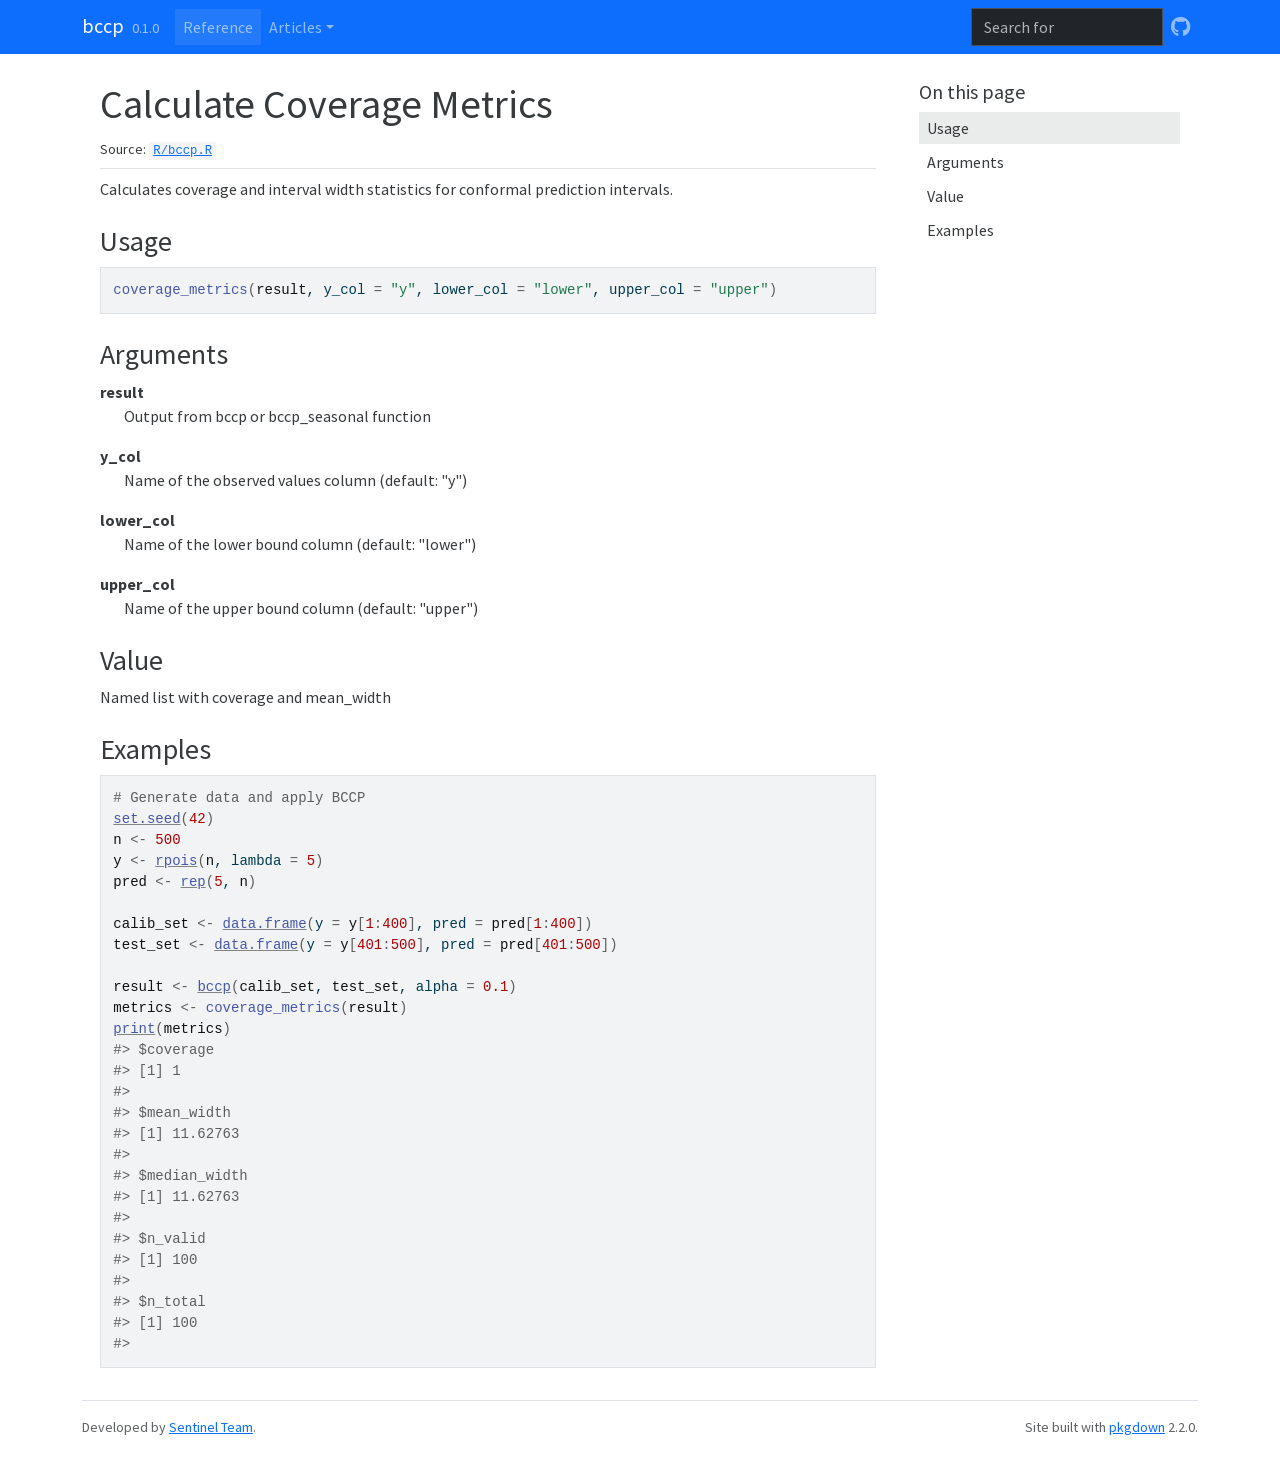
<file: reference/coverage_metrics.html>
<!DOCTYPE html>
<!-- Generated by pkgdown: do not edit by hand --><html lang="en"><head><meta http-equiv="Content-Type" content="text/html; charset=UTF-8"><meta charset="utf-8"><meta http-equiv="X-UA-Compatible" content="IE=edge"><meta name="viewport" content="width=device-width, initial-scale=1, shrink-to-fit=no"><title>Calculate Coverage Metrics — coverage_metrics • bccp</title><script src="../deps/jquery-3.6.0/jquery-3.6.0.min.js"></script><meta name="viewport" content="width=device-width, initial-scale=1, shrink-to-fit=no"><link href="../deps/bootstrap-5.3.1/bootstrap.min.css" rel="stylesheet"><script src="../deps/bootstrap-5.3.1/bootstrap.bundle.min.js"></script><link href="../deps/font-awesome-6.5.2/css/all.min.css" rel="stylesheet"><link href="../deps/font-awesome-6.5.2/css/v4-shims.min.css" rel="stylesheet"><script src="../deps/headroom-0.11.0/headroom.min.js"></script><script src="../deps/headroom-0.11.0/jQuery.headroom.min.js"></script><script src="../deps/bootstrap-toc-1.0.1/bootstrap-toc.min.js"></script><script src="../deps/clipboard.js-2.0.11/clipboard.min.js"></script><script src="../deps/search-1.0.0/autocomplete.jquery.min.js"></script><script src="../deps/search-1.0.0/fuse.min.js"></script><script src="../deps/search-1.0.0/mark.min.js"></script><!-- pkgdown --><script src="../pkgdown.js"></script><meta property="og:title" content="Calculate Coverage Metrics — coverage_metrics"><meta name="description" content="Calculates coverage and interval width statistics for conformal prediction intervals."><meta property="og:description" content="Calculates coverage and interval width statistics for conformal prediction intervals."></head><body>
    <a href="#main" class="visually-hidden-focusable">Skip to contents</a>


    <nav class="navbar navbar-expand-lg fixed-top bg-primary" data-bs-theme="dark" aria-label="Site navigation"><div class="container">

    <a class="navbar-brand me-2" href="../index.html">bccp</a>

    <small class="nav-text text-muted me-auto" data-bs-toggle="tooltip" data-bs-placement="bottom" title="">0.1.0</small>


    <button class="navbar-toggler" type="button" data-bs-toggle="collapse" data-bs-target="#navbar" aria-controls="navbar" aria-expanded="false" aria-label="Toggle navigation">
      <span class="navbar-toggler-icon"></span>
    </button>

    <div id="navbar" class="collapse navbar-collapse ms-3">
      <ul class="navbar-nav me-auto"><li class="active nav-item"><a class="nav-link" href="../reference/index.html">Reference</a></li>
<li class="nav-item dropdown">
  <button class="nav-link dropdown-toggle" type="button" id="dropdown-articles" data-bs-toggle="dropdown" aria-expanded="false" aria-haspopup="true">Articles</button>
  <ul class="dropdown-menu" aria-labelledby="dropdown-articles"><li><a class="dropdown-item" href="../articles/getting-started.html">Getting Started with bccp</a></li>
  </ul></li>
      </ul><ul class="navbar-nav"><li class="nav-item"><form class="form-inline" role="search">
 <input class="form-control" type="search" name="search-input" id="search-input" autocomplete="off" aria-label="Search site" placeholder="Search for" data-search-index="../search.json"></form></li>
<li class="nav-item"><a class="external-link nav-link" href="https://github.com/lassa-sentinel/bccp/" aria-label="GitHub"><span class="fa fab fa-github fa-lg"></span></a></li>
      </ul></div>


  </div>
</nav><div class="container template-reference-topic">
<div class="row">
  <main id="main" class="col-md-9"><div class="page-header">

      <h1>Calculate Coverage Metrics</h1>
      <small class="dont-index">Source: <a href="https://github.com/lassa-sentinel/bccp/blob/main/R/bccp.R" class="external-link"><code>R/bccp.R</code></a></small>
      <div class="d-none name"><code>coverage_metrics.Rd</code></div>
    </div>

    <div class="ref-description section level2">
    <p>Calculates coverage and interval width statistics for conformal prediction intervals.</p>
    </div>

    <div class="section level2">
    <h2 id="ref-usage">Usage<a class="anchor" aria-label="anchor" href="#ref-usage"></a></h2>
    <div class="sourceCode"><pre class="sourceCode r"><code><span><span class="fu">coverage_metrics</span><span class="op">(</span><span class="va">result</span>, y_col <span class="op">=</span> <span class="st">"y"</span>, lower_col <span class="op">=</span> <span class="st">"lower"</span>, upper_col <span class="op">=</span> <span class="st">"upper"</span><span class="op">)</span></span></code></pre></div>
    </div>

    <div class="section level2">
    <h2 id="arguments">Arguments<a class="anchor" aria-label="anchor" href="#arguments"></a></h2>


<dl><dt id="arg-result">result<a class="anchor" aria-label="anchor" href="#arg-result"></a></dt>
<dd><p>Output from bccp or bccp_seasonal function</p></dd>


<dt id="arg-y-col">y_col<a class="anchor" aria-label="anchor" href="#arg-y-col"></a></dt>
<dd><p>Name of the observed values column (default: "y")</p></dd>


<dt id="arg-lower-col">lower_col<a class="anchor" aria-label="anchor" href="#arg-lower-col"></a></dt>
<dd><p>Name of the lower bound column (default: "lower")</p></dd>


<dt id="arg-upper-col">upper_col<a class="anchor" aria-label="anchor" href="#arg-upper-col"></a></dt>
<dd><p>Name of the upper bound column (default: "upper")</p></dd>

</dl></div>
    <div class="section level2">
    <h2 id="value">Value<a class="anchor" aria-label="anchor" href="#value"></a></h2>
    <p>Named list with coverage and mean_width</p>
    </div>

    <div class="section level2">
    <h2 id="ref-examples">Examples<a class="anchor" aria-label="anchor" href="#ref-examples"></a></h2>
    <div class="sourceCode"><pre class="sourceCode r"><code><span class="r-in"><span><span class="co"># Generate data and apply BCCP</span></span></span>
<span class="r-in"><span><span class="fu"><a href="https://rdrr.io/r/base/Random.html" class="external-link">set.seed</a></span><span class="op">(</span><span class="fl">42</span><span class="op">)</span></span></span>
<span class="r-in"><span><span class="va">n</span> <span class="op">&lt;-</span> <span class="fl">500</span></span></span>
<span class="r-in"><span><span class="va">y</span> <span class="op">&lt;-</span> <span class="fu"><a href="https://rdrr.io/r/stats/Poisson.html" class="external-link">rpois</a></span><span class="op">(</span><span class="va">n</span>, lambda <span class="op">=</span> <span class="fl">5</span><span class="op">)</span></span></span>
<span class="r-in"><span><span class="va">pred</span> <span class="op">&lt;-</span> <span class="fu"><a href="https://rdrr.io/r/base/rep.html" class="external-link">rep</a></span><span class="op">(</span><span class="fl">5</span>, <span class="va">n</span><span class="op">)</span></span></span>
<span class="r-in"><span></span></span>
<span class="r-in"><span><span class="va">calib_set</span> <span class="op">&lt;-</span> <span class="fu"><a href="https://rdrr.io/r/base/data.frame.html" class="external-link">data.frame</a></span><span class="op">(</span>y <span class="op">=</span> <span class="va">y</span><span class="op">[</span><span class="fl">1</span><span class="op">:</span><span class="fl">400</span><span class="op">]</span>, pred <span class="op">=</span> <span class="va">pred</span><span class="op">[</span><span class="fl">1</span><span class="op">:</span><span class="fl">400</span><span class="op">]</span><span class="op">)</span></span></span>
<span class="r-in"><span><span class="va">test_set</span> <span class="op">&lt;-</span> <span class="fu"><a href="https://rdrr.io/r/base/data.frame.html" class="external-link">data.frame</a></span><span class="op">(</span>y <span class="op">=</span> <span class="va">y</span><span class="op">[</span><span class="fl">401</span><span class="op">:</span><span class="fl">500</span><span class="op">]</span>, pred <span class="op">=</span> <span class="va">pred</span><span class="op">[</span><span class="fl">401</span><span class="op">:</span><span class="fl">500</span><span class="op">]</span><span class="op">)</span></span></span>
<span class="r-in"><span></span></span>
<span class="r-in"><span><span class="va">result</span> <span class="op">&lt;-</span> <span class="fu"><a href="bccp.html">bccp</a></span><span class="op">(</span><span class="va">calib_set</span>, <span class="va">test_set</span>, alpha <span class="op">=</span> <span class="fl">0.1</span><span class="op">)</span></span></span>
<span class="r-in"><span><span class="va">metrics</span> <span class="op">&lt;-</span> <span class="fu">coverage_metrics</span><span class="op">(</span><span class="va">result</span><span class="op">)</span></span></span>
<span class="r-in"><span><span class="fu"><a href="https://rdrr.io/r/base/print.html" class="external-link">print</a></span><span class="op">(</span><span class="va">metrics</span><span class="op">)</span></span></span>
<span class="r-out co"><span class="r-pr">#&gt;</span> $coverage</span>
<span class="r-out co"><span class="r-pr">#&gt;</span> [1] 1</span>
<span class="r-out co"><span class="r-pr">#&gt;</span> </span>
<span class="r-out co"><span class="r-pr">#&gt;</span> $mean_width</span>
<span class="r-out co"><span class="r-pr">#&gt;</span> [1] 11.62763</span>
<span class="r-out co"><span class="r-pr">#&gt;</span> </span>
<span class="r-out co"><span class="r-pr">#&gt;</span> $median_width</span>
<span class="r-out co"><span class="r-pr">#&gt;</span> [1] 11.62763</span>
<span class="r-out co"><span class="r-pr">#&gt;</span> </span>
<span class="r-out co"><span class="r-pr">#&gt;</span> $n_valid</span>
<span class="r-out co"><span class="r-pr">#&gt;</span> [1] 100</span>
<span class="r-out co"><span class="r-pr">#&gt;</span> </span>
<span class="r-out co"><span class="r-pr">#&gt;</span> $n_total</span>
<span class="r-out co"><span class="r-pr">#&gt;</span> [1] 100</span>
<span class="r-out co"><span class="r-pr">#&gt;</span> </span>
</code></pre></div>
    </div>
  </main><aside class="col-md-3"><nav id="toc" aria-label="Table of contents"><h2>On this page</h2>
    </nav></aside></div>


    <footer><div class="pkgdown-footer-left">
  <p>Developed by <a href="https://github.com/lassa-sentinel" class="external-link">Sentinel Team</a>.</p>
</div>

<div class="pkgdown-footer-right">
  <p>Site built with <a href="https://pkgdown.r-lib.org/" class="external-link">pkgdown</a> 2.2.0.</p>
</div>

    </footer></div>





  </body></html>
</file>
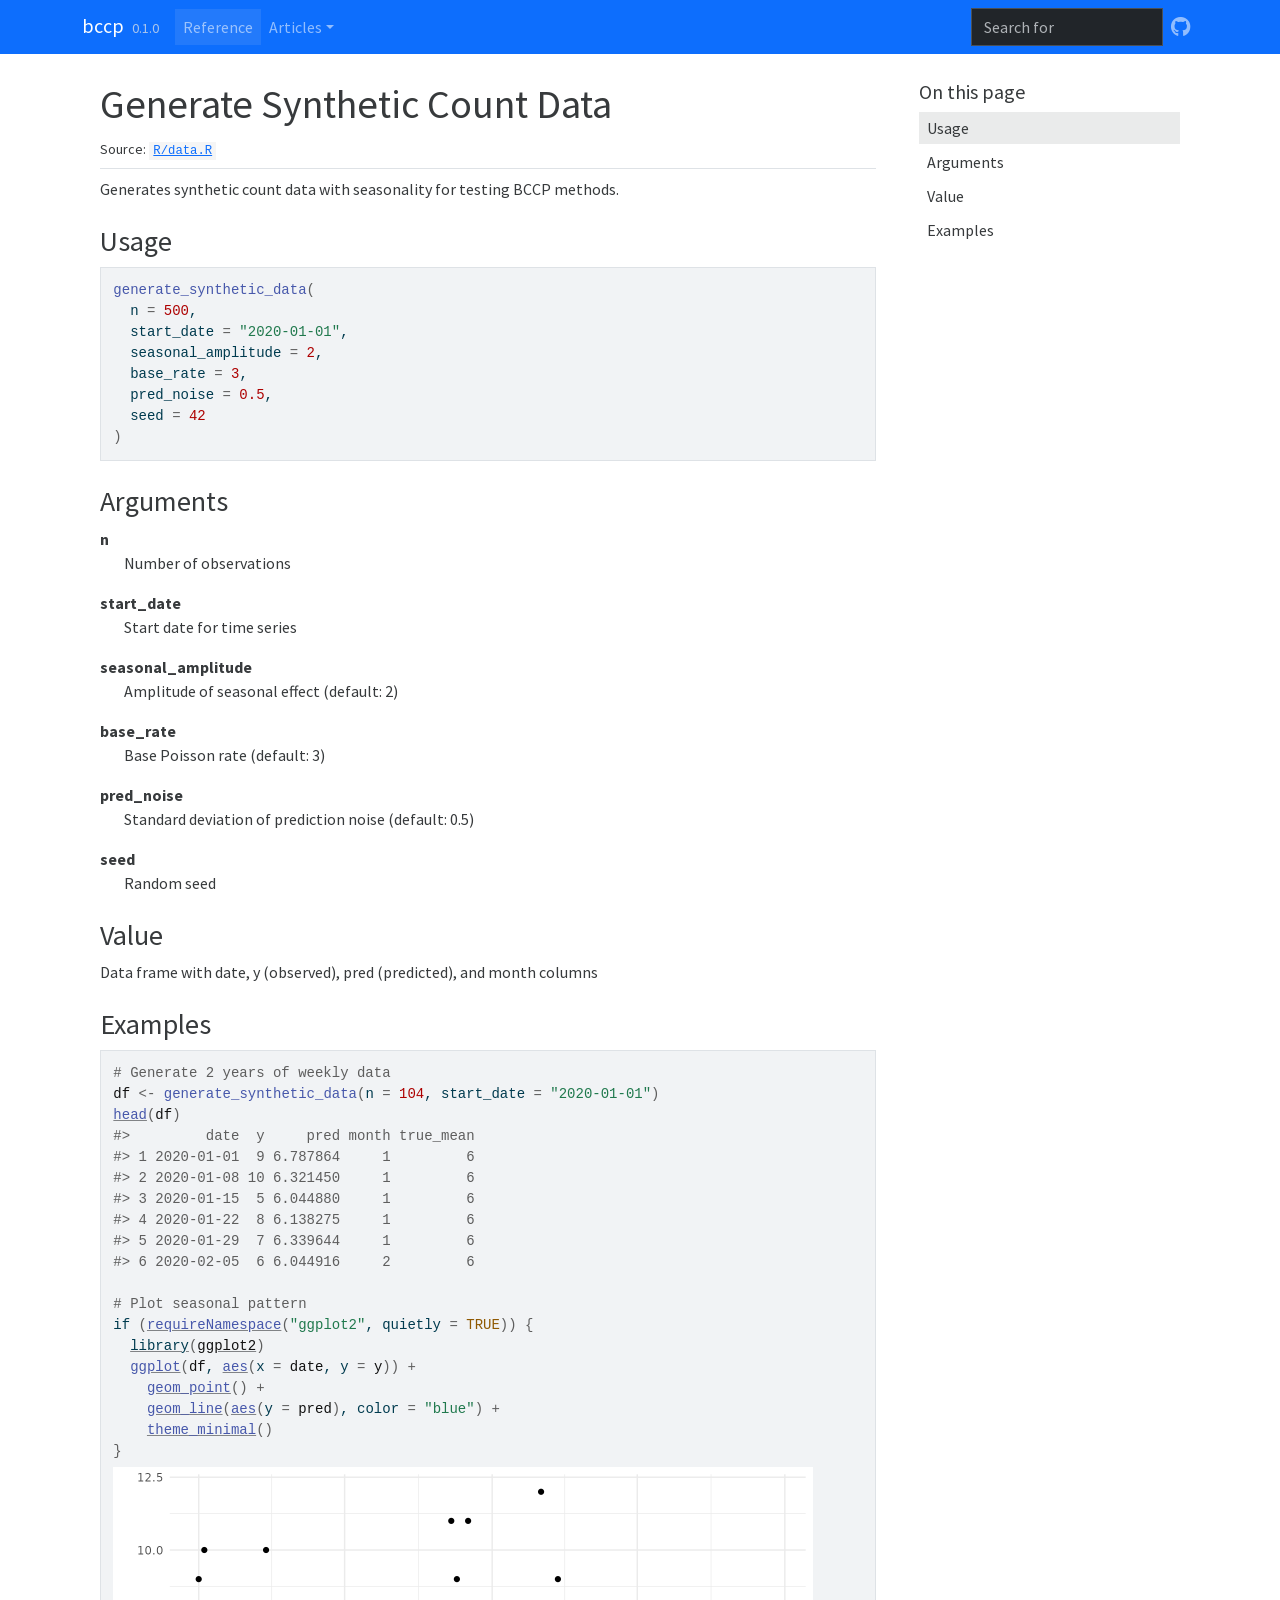
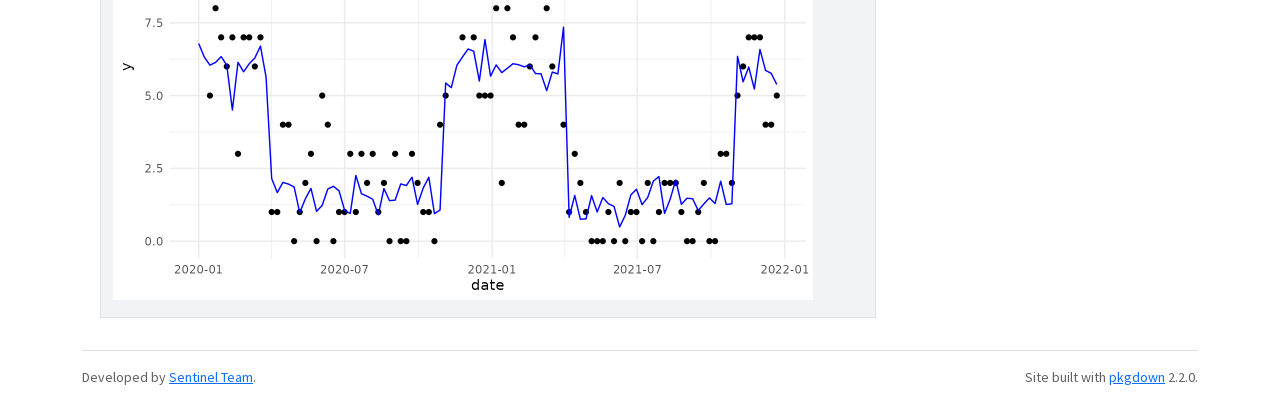
<file: reference/generate_synthetic_data.html>
<!DOCTYPE html>
<!-- Generated by pkgdown: do not edit by hand --><html lang="en"><head><meta http-equiv="Content-Type" content="text/html; charset=UTF-8"><meta charset="utf-8"><meta http-equiv="X-UA-Compatible" content="IE=edge"><meta name="viewport" content="width=device-width, initial-scale=1, shrink-to-fit=no"><title>Generate Synthetic Count Data — generate_synthetic_data • bccp</title><script src="../deps/jquery-3.6.0/jquery-3.6.0.min.js"></script><meta name="viewport" content="width=device-width, initial-scale=1, shrink-to-fit=no"><link href="../deps/bootstrap-5.3.1/bootstrap.min.css" rel="stylesheet"><script src="../deps/bootstrap-5.3.1/bootstrap.bundle.min.js"></script><link href="../deps/font-awesome-6.5.2/css/all.min.css" rel="stylesheet"><link href="../deps/font-awesome-6.5.2/css/v4-shims.min.css" rel="stylesheet"><script src="../deps/headroom-0.11.0/headroom.min.js"></script><script src="../deps/headroom-0.11.0/jQuery.headroom.min.js"></script><script src="../deps/bootstrap-toc-1.0.1/bootstrap-toc.min.js"></script><script src="../deps/clipboard.js-2.0.11/clipboard.min.js"></script><script src="../deps/search-1.0.0/autocomplete.jquery.min.js"></script><script src="../deps/search-1.0.0/fuse.min.js"></script><script src="../deps/search-1.0.0/mark.min.js"></script><!-- pkgdown --><script src="../pkgdown.js"></script><meta property="og:title" content="Generate Synthetic Count Data — generate_synthetic_data"><meta name="description" content="Generates synthetic count data with seasonality for testing BCCP methods."><meta property="og:description" content="Generates synthetic count data with seasonality for testing BCCP methods."></head><body>
    <a href="#main" class="visually-hidden-focusable">Skip to contents</a>


    <nav class="navbar navbar-expand-lg fixed-top bg-primary" data-bs-theme="dark" aria-label="Site navigation"><div class="container">

    <a class="navbar-brand me-2" href="../index.html">bccp</a>

    <small class="nav-text text-muted me-auto" data-bs-toggle="tooltip" data-bs-placement="bottom" title="">0.1.0</small>


    <button class="navbar-toggler" type="button" data-bs-toggle="collapse" data-bs-target="#navbar" aria-controls="navbar" aria-expanded="false" aria-label="Toggle navigation">
      <span class="navbar-toggler-icon"></span>
    </button>

    <div id="navbar" class="collapse navbar-collapse ms-3">
      <ul class="navbar-nav me-auto"><li class="active nav-item"><a class="nav-link" href="../reference/index.html">Reference</a></li>
<li class="nav-item dropdown">
  <button class="nav-link dropdown-toggle" type="button" id="dropdown-articles" data-bs-toggle="dropdown" aria-expanded="false" aria-haspopup="true">Articles</button>
  <ul class="dropdown-menu" aria-labelledby="dropdown-articles"><li><a class="dropdown-item" href="../articles/getting-started.html">Getting Started with bccp</a></li>
  </ul></li>
      </ul><ul class="navbar-nav"><li class="nav-item"><form class="form-inline" role="search">
 <input class="form-control" type="search" name="search-input" id="search-input" autocomplete="off" aria-label="Search site" placeholder="Search for" data-search-index="../search.json"></form></li>
<li class="nav-item"><a class="external-link nav-link" href="https://github.com/lassa-sentinel/bccp/" aria-label="GitHub"><span class="fa fab fa-github fa-lg"></span></a></li>
      </ul></div>


  </div>
</nav><div class="container template-reference-topic">
<div class="row">
  <main id="main" class="col-md-9"><div class="page-header">

      <h1>Generate Synthetic Count Data</h1>
      <small class="dont-index">Source: <a href="https://github.com/lassa-sentinel/bccp/blob/main/R/data.R" class="external-link"><code>R/data.R</code></a></small>
      <div class="d-none name"><code>generate_synthetic_data.Rd</code></div>
    </div>

    <div class="ref-description section level2">
    <p>Generates synthetic count data with seasonality for testing BCCP methods.</p>
    </div>

    <div class="section level2">
    <h2 id="ref-usage">Usage<a class="anchor" aria-label="anchor" href="#ref-usage"></a></h2>
    <div class="sourceCode"><pre class="sourceCode r"><code><span><span class="fu">generate_synthetic_data</span><span class="op">(</span></span>
<span>  n <span class="op">=</span> <span class="fl">500</span>,</span>
<span>  start_date <span class="op">=</span> <span class="st">"2020-01-01"</span>,</span>
<span>  seasonal_amplitude <span class="op">=</span> <span class="fl">2</span>,</span>
<span>  base_rate <span class="op">=</span> <span class="fl">3</span>,</span>
<span>  pred_noise <span class="op">=</span> <span class="fl">0.5</span>,</span>
<span>  seed <span class="op">=</span> <span class="fl">42</span></span>
<span><span class="op">)</span></span></code></pre></div>
    </div>

    <div class="section level2">
    <h2 id="arguments">Arguments<a class="anchor" aria-label="anchor" href="#arguments"></a></h2>


<dl><dt id="arg-n">n<a class="anchor" aria-label="anchor" href="#arg-n"></a></dt>
<dd><p>Number of observations</p></dd>


<dt id="arg-start-date">start_date<a class="anchor" aria-label="anchor" href="#arg-start-date"></a></dt>
<dd><p>Start date for time series</p></dd>


<dt id="arg-seasonal-amplitude">seasonal_amplitude<a class="anchor" aria-label="anchor" href="#arg-seasonal-amplitude"></a></dt>
<dd><p>Amplitude of seasonal effect (default: 2)</p></dd>


<dt id="arg-base-rate">base_rate<a class="anchor" aria-label="anchor" href="#arg-base-rate"></a></dt>
<dd><p>Base Poisson rate (default: 3)</p></dd>


<dt id="arg-pred-noise">pred_noise<a class="anchor" aria-label="anchor" href="#arg-pred-noise"></a></dt>
<dd><p>Standard deviation of prediction noise (default: 0.5)</p></dd>


<dt id="arg-seed">seed<a class="anchor" aria-label="anchor" href="#arg-seed"></a></dt>
<dd><p>Random seed</p></dd>

</dl></div>
    <div class="section level2">
    <h2 id="value">Value<a class="anchor" aria-label="anchor" href="#value"></a></h2>
    <p>Data frame with date, y (observed), pred (predicted), and month columns</p>
    </div>

    <div class="section level2">
    <h2 id="ref-examples">Examples<a class="anchor" aria-label="anchor" href="#ref-examples"></a></h2>
    <div class="sourceCode"><pre class="sourceCode r"><code><span class="r-in"><span><span class="co"># Generate 2 years of weekly data</span></span></span>
<span class="r-in"><span><span class="va">df</span> <span class="op">&lt;-</span> <span class="fu">generate_synthetic_data</span><span class="op">(</span>n <span class="op">=</span> <span class="fl">104</span>, start_date <span class="op">=</span> <span class="st">"2020-01-01"</span><span class="op">)</span></span></span>
<span class="r-in"><span><span class="fu"><a href="https://rdrr.io/r/utils/head.html" class="external-link">head</a></span><span class="op">(</span><span class="va">df</span><span class="op">)</span></span></span>
<span class="r-out co"><span class="r-pr">#&gt;</span>         date  y     pred month true_mean</span>
<span class="r-out co"><span class="r-pr">#&gt;</span> 1 2020-01-01  9 6.787864     1         6</span>
<span class="r-out co"><span class="r-pr">#&gt;</span> 2 2020-01-08 10 6.321450     1         6</span>
<span class="r-out co"><span class="r-pr">#&gt;</span> 3 2020-01-15  5 6.044880     1         6</span>
<span class="r-out co"><span class="r-pr">#&gt;</span> 4 2020-01-22  8 6.138275     1         6</span>
<span class="r-out co"><span class="r-pr">#&gt;</span> 5 2020-01-29  7 6.339644     1         6</span>
<span class="r-out co"><span class="r-pr">#&gt;</span> 6 2020-02-05  6 6.044916     2         6</span>
<span class="r-in"><span></span></span>
<span class="r-in"><span><span class="co"># Plot seasonal pattern</span></span></span>
<span class="r-in"><span><span class="kw">if</span> <span class="op">(</span><span class="fu"><a href="https://rdrr.io/r/base/ns-load.html" class="external-link">requireNamespace</a></span><span class="op">(</span><span class="st">"ggplot2"</span>, quietly <span class="op">=</span> <span class="cn">TRUE</span><span class="op">)</span><span class="op">)</span> <span class="op">{</span></span></span>
<span class="r-in"><span>  <span class="kw"><a href="https://rdrr.io/r/base/library.html" class="external-link">library</a></span><span class="op">(</span><span class="va"><a href="https://ggplot2.tidyverse.org" class="external-link">ggplot2</a></span><span class="op">)</span></span></span>
<span class="r-in"><span>  <span class="fu"><a href="https://ggplot2.tidyverse.org/reference/ggplot.html" class="external-link">ggplot</a></span><span class="op">(</span><span class="va">df</span>, <span class="fu"><a href="https://ggplot2.tidyverse.org/reference/aes.html" class="external-link">aes</a></span><span class="op">(</span>x <span class="op">=</span> <span class="va">date</span>, y <span class="op">=</span> <span class="va">y</span><span class="op">)</span><span class="op">)</span> <span class="op">+</span></span></span>
<span class="r-in"><span>    <span class="fu"><a href="https://ggplot2.tidyverse.org/reference/geom_point.html" class="external-link">geom_point</a></span><span class="op">(</span><span class="op">)</span> <span class="op">+</span></span></span>
<span class="r-in"><span>    <span class="fu"><a href="https://ggplot2.tidyverse.org/reference/geom_path.html" class="external-link">geom_line</a></span><span class="op">(</span><span class="fu"><a href="https://ggplot2.tidyverse.org/reference/aes.html" class="external-link">aes</a></span><span class="op">(</span>y <span class="op">=</span> <span class="va">pred</span><span class="op">)</span>, color <span class="op">=</span> <span class="st">"blue"</span><span class="op">)</span> <span class="op">+</span></span></span>
<span class="r-in"><span>    <span class="fu"><a href="https://ggplot2.tidyverse.org/reference/ggtheme.html" class="external-link">theme_minimal</a></span><span class="op">(</span><span class="op">)</span></span></span>
<span class="r-in"><span><span class="op">}</span></span></span>
<span class="r-plt img"><img src="generate_synthetic_data-1.png" alt="" width="700" height="433"></span>
</code></pre></div>
    </div>
  </main><aside class="col-md-3"><nav id="toc" aria-label="Table of contents"><h2>On this page</h2>
    </nav></aside></div>


    <footer><div class="pkgdown-footer-left">
  <p>Developed by <a href="https://github.com/lassa-sentinel" class="external-link">Sentinel Team</a>.</p>
</div>

<div class="pkgdown-footer-right">
  <p>Site built with <a href="https://pkgdown.r-lib.org/" class="external-link">pkgdown</a> 2.2.0.</p>
</div>

    </footer></div>





  </body></html>
</file>
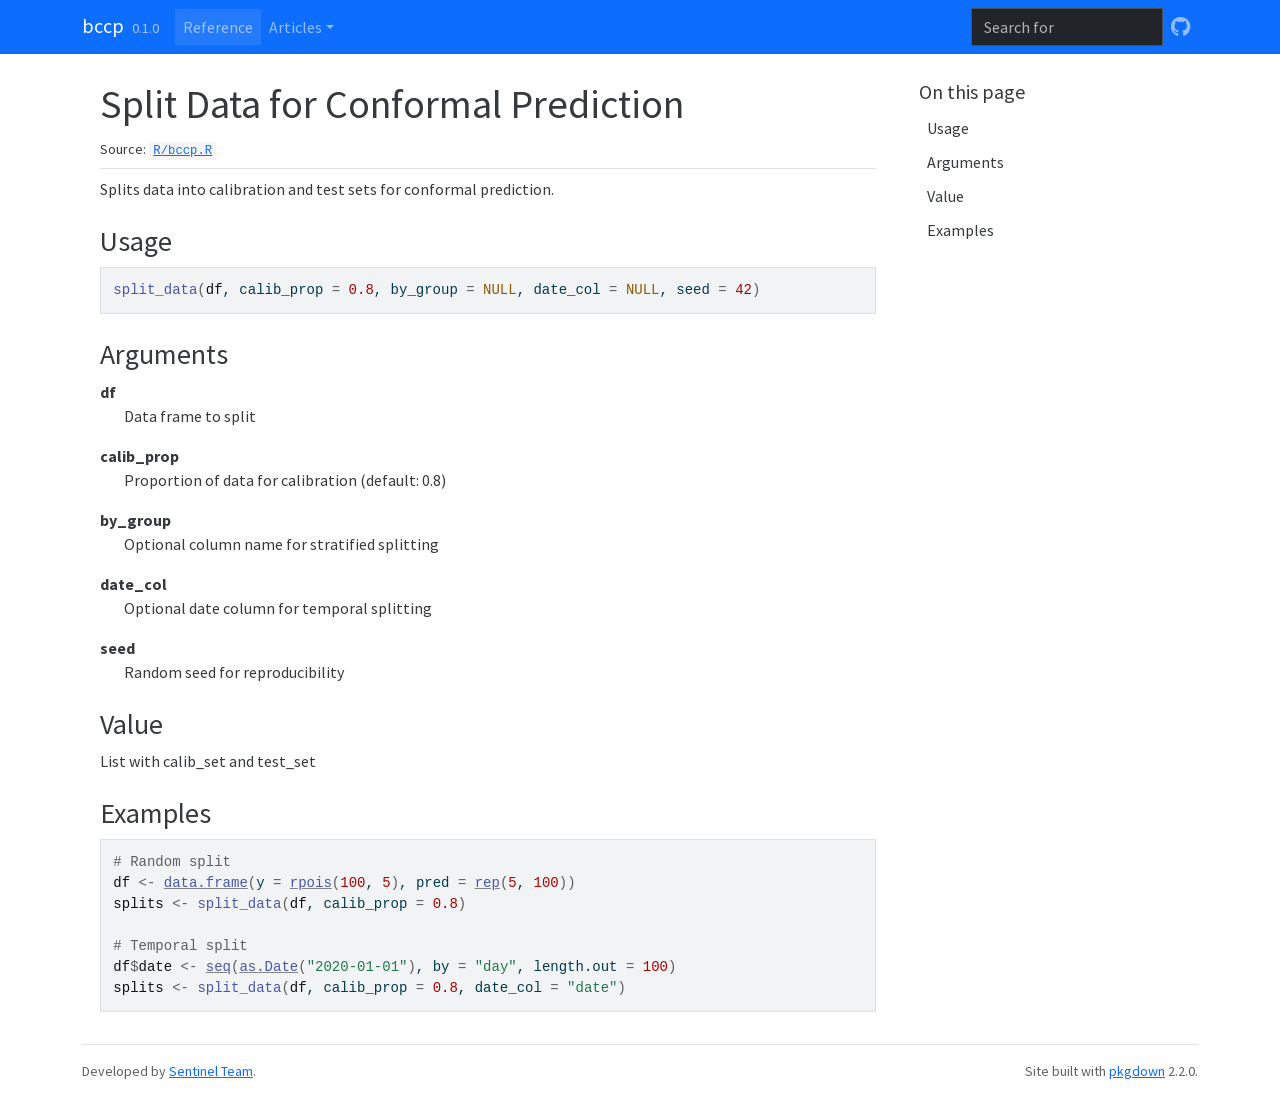
<file: reference/split_data.html>
<!DOCTYPE html>
<!-- Generated by pkgdown: do not edit by hand --><html lang="en"><head><meta http-equiv="Content-Type" content="text/html; charset=UTF-8"><meta charset="utf-8"><meta http-equiv="X-UA-Compatible" content="IE=edge"><meta name="viewport" content="width=device-width, initial-scale=1, shrink-to-fit=no"><title>Split Data for Conformal Prediction — split_data • bccp</title><script src="../deps/jquery-3.6.0/jquery-3.6.0.min.js"></script><meta name="viewport" content="width=device-width, initial-scale=1, shrink-to-fit=no"><link href="../deps/bootstrap-5.3.1/bootstrap.min.css" rel="stylesheet"><script src="../deps/bootstrap-5.3.1/bootstrap.bundle.min.js"></script><link href="../deps/font-awesome-6.5.2/css/all.min.css" rel="stylesheet"><link href="../deps/font-awesome-6.5.2/css/v4-shims.min.css" rel="stylesheet"><script src="../deps/headroom-0.11.0/headroom.min.js"></script><script src="../deps/headroom-0.11.0/jQuery.headroom.min.js"></script><script src="../deps/bootstrap-toc-1.0.1/bootstrap-toc.min.js"></script><script src="../deps/clipboard.js-2.0.11/clipboard.min.js"></script><script src="../deps/search-1.0.0/autocomplete.jquery.min.js"></script><script src="../deps/search-1.0.0/fuse.min.js"></script><script src="../deps/search-1.0.0/mark.min.js"></script><!-- pkgdown --><script src="../pkgdown.js"></script><meta property="og:title" content="Split Data for Conformal Prediction — split_data"><meta name="description" content="Splits data into calibration and test sets for conformal prediction."><meta property="og:description" content="Splits data into calibration and test sets for conformal prediction."></head><body>
    <a href="#main" class="visually-hidden-focusable">Skip to contents</a>


    <nav class="navbar navbar-expand-lg fixed-top bg-primary" data-bs-theme="dark" aria-label="Site navigation"><div class="container">

    <a class="navbar-brand me-2" href="../index.html">bccp</a>

    <small class="nav-text text-muted me-auto" data-bs-toggle="tooltip" data-bs-placement="bottom" title="">0.1.0</small>


    <button class="navbar-toggler" type="button" data-bs-toggle="collapse" data-bs-target="#navbar" aria-controls="navbar" aria-expanded="false" aria-label="Toggle navigation">
      <span class="navbar-toggler-icon"></span>
    </button>

    <div id="navbar" class="collapse navbar-collapse ms-3">
      <ul class="navbar-nav me-auto"><li class="active nav-item"><a class="nav-link" href="../reference/index.html">Reference</a></li>
<li class="nav-item dropdown">
  <button class="nav-link dropdown-toggle" type="button" id="dropdown-articles" data-bs-toggle="dropdown" aria-expanded="false" aria-haspopup="true">Articles</button>
  <ul class="dropdown-menu" aria-labelledby="dropdown-articles"><li><a class="dropdown-item" href="../articles/getting-started.html">Getting Started with bccp</a></li>
  </ul></li>
      </ul><ul class="navbar-nav"><li class="nav-item"><form class="form-inline" role="search">
 <input class="form-control" type="search" name="search-input" id="search-input" autocomplete="off" aria-label="Search site" placeholder="Search for" data-search-index="../search.json"></form></li>
<li class="nav-item"><a class="external-link nav-link" href="https://github.com/lassa-sentinel/bccp/" aria-label="GitHub"><span class="fa fab fa-github fa-lg"></span></a></li>
      </ul></div>


  </div>
</nav><div class="container template-reference-topic">
<div class="row">
  <main id="main" class="col-md-9"><div class="page-header">

      <h1>Split Data for Conformal Prediction</h1>
      <small class="dont-index">Source: <a href="https://github.com/lassa-sentinel/bccp/blob/main/R/bccp.R" class="external-link"><code>R/bccp.R</code></a></small>
      <div class="d-none name"><code>split_data.Rd</code></div>
    </div>

    <div class="ref-description section level2">
    <p>Splits data into calibration and test sets for conformal prediction.</p>
    </div>

    <div class="section level2">
    <h2 id="ref-usage">Usage<a class="anchor" aria-label="anchor" href="#ref-usage"></a></h2>
    <div class="sourceCode"><pre class="sourceCode r"><code><span><span class="fu">split_data</span><span class="op">(</span><span class="va">df</span>, calib_prop <span class="op">=</span> <span class="fl">0.8</span>, by_group <span class="op">=</span> <span class="cn">NULL</span>, date_col <span class="op">=</span> <span class="cn">NULL</span>, seed <span class="op">=</span> <span class="fl">42</span><span class="op">)</span></span></code></pre></div>
    </div>

    <div class="section level2">
    <h2 id="arguments">Arguments<a class="anchor" aria-label="anchor" href="#arguments"></a></h2>


<dl><dt id="arg-df">df<a class="anchor" aria-label="anchor" href="#arg-df"></a></dt>
<dd><p>Data frame to split</p></dd>


<dt id="arg-calib-prop">calib_prop<a class="anchor" aria-label="anchor" href="#arg-calib-prop"></a></dt>
<dd><p>Proportion of data for calibration (default: 0.8)</p></dd>


<dt id="arg-by-group">by_group<a class="anchor" aria-label="anchor" href="#arg-by-group"></a></dt>
<dd><p>Optional column name for stratified splitting</p></dd>


<dt id="arg-date-col">date_col<a class="anchor" aria-label="anchor" href="#arg-date-col"></a></dt>
<dd><p>Optional date column for temporal splitting</p></dd>


<dt id="arg-seed">seed<a class="anchor" aria-label="anchor" href="#arg-seed"></a></dt>
<dd><p>Random seed for reproducibility</p></dd>

</dl></div>
    <div class="section level2">
    <h2 id="value">Value<a class="anchor" aria-label="anchor" href="#value"></a></h2>
    <p>List with calib_set and test_set</p>
    </div>

    <div class="section level2">
    <h2 id="ref-examples">Examples<a class="anchor" aria-label="anchor" href="#ref-examples"></a></h2>
    <div class="sourceCode"><pre class="sourceCode r"><code><span class="r-in"><span><span class="co"># Random split</span></span></span>
<span class="r-in"><span><span class="va">df</span> <span class="op">&lt;-</span> <span class="fu"><a href="https://rdrr.io/r/base/data.frame.html" class="external-link">data.frame</a></span><span class="op">(</span>y <span class="op">=</span> <span class="fu"><a href="https://rdrr.io/r/stats/Poisson.html" class="external-link">rpois</a></span><span class="op">(</span><span class="fl">100</span>, <span class="fl">5</span><span class="op">)</span>, pred <span class="op">=</span> <span class="fu"><a href="https://rdrr.io/r/base/rep.html" class="external-link">rep</a></span><span class="op">(</span><span class="fl">5</span>, <span class="fl">100</span><span class="op">)</span><span class="op">)</span></span></span>
<span class="r-in"><span><span class="va">splits</span> <span class="op">&lt;-</span> <span class="fu">split_data</span><span class="op">(</span><span class="va">df</span>, calib_prop <span class="op">=</span> <span class="fl">0.8</span><span class="op">)</span></span></span>
<span class="r-in"><span></span></span>
<span class="r-in"><span><span class="co"># Temporal split</span></span></span>
<span class="r-in"><span><span class="va">df</span><span class="op">$</span><span class="va">date</span> <span class="op">&lt;-</span> <span class="fu"><a href="https://rdrr.io/r/base/seq.html" class="external-link">seq</a></span><span class="op">(</span><span class="fu"><a href="https://rdrr.io/r/base/as.Date.html" class="external-link">as.Date</a></span><span class="op">(</span><span class="st">"2020-01-01"</span><span class="op">)</span>, by <span class="op">=</span> <span class="st">"day"</span>, length.out <span class="op">=</span> <span class="fl">100</span><span class="op">)</span></span></span>
<span class="r-in"><span><span class="va">splits</span> <span class="op">&lt;-</span> <span class="fu">split_data</span><span class="op">(</span><span class="va">df</span>, calib_prop <span class="op">=</span> <span class="fl">0.8</span>, date_col <span class="op">=</span> <span class="st">"date"</span><span class="op">)</span></span></span>
</code></pre></div>
    </div>
  </main><aside class="col-md-3"><nav id="toc" aria-label="Table of contents"><h2>On this page</h2>
    </nav></aside></div>


    <footer><div class="pkgdown-footer-left">
  <p>Developed by <a href="https://github.com/lassa-sentinel" class="external-link">Sentinel Team</a>.</p>
</div>

<div class="pkgdown-footer-right">
  <p>Site built with <a href="https://pkgdown.r-lib.org/" class="external-link">pkgdown</a> 2.2.0.</p>
</div>

    </footer></div>





  </body></html>
</file>
<file: deps/font-awesome-6.5.2/css/v4-shims.min.css>
/*!
 * Font Awesome Free 6.5.2 by @fontawesome - https://fontawesome.com
 * License - https://fontawesome.com/license/free (Icons: CC BY 4.0, Fonts: SIL OFL 1.1, Code: MIT License)
 * Copyright 2024 Fonticons, Inc.
 */
.fa.fa-glass:before{content:"\f000"}.fa.fa-envelope-o{font-family:"Font Awesome 6 Free";font-weight:400}.fa.fa-envelope-o:before{content:"\f0e0"}.fa.fa-star-o{font-family:"Font Awesome 6 Free";font-weight:400}.fa.fa-star-o:before{content:"\f005"}.fa.fa-close:before,.fa.fa-remove:before{content:"\f00d"}.fa.fa-gear:before{content:"\f013"}.fa.fa-trash-o{font-family:"Font Awesome 6 Free";font-weight:400}.fa.fa-trash-o:before{content:"\f2ed"}.fa.fa-home:before{content:"\f015"}.fa.fa-file-o{font-family:"Font Awesome 6 Free";font-weight:400}.fa.fa-file-o:before{content:"\f15b"}.fa.fa-clock-o{font-family:"Font Awesome 6 Free";font-weight:400}.fa.fa-clock-o:before{content:"\f017"}.fa.fa-arrow-circle-o-down{font-family:"Font Awesome 6 Free";font-weight:400}.fa.fa-arrow-circle-o-down:before{content:"\f358"}.fa.fa-arrow-circle-o-up{font-family:"Font Awesome 6 Free";font-weight:400}.fa.fa-arrow-circle-o-up:before{content:"\f35b"}.fa.fa-play-circle-o{font-family:"Font Awesome 6 Free";font-weight:400}.fa.fa-play-circle-o:before{content:"\f144"}.fa.fa-repeat:before,.fa.fa-rotate-right:before{content:"\f01e"}.fa.fa-refresh:before{content:"\f021"}.fa.fa-list-alt{font-family:"Font Awesome 6 Free";font-weight:400}.fa.fa-list-alt:before{content:"\f022"}.fa.fa-dedent:before{content:"\f03b"}.fa.fa-video-camera:before{content:"\f03d"}.fa.fa-picture-o{font-family:"Font Awesome 6 Free";font-weight:400}.fa.fa-picture-o:before{content:"\f03e"}.fa.fa-photo{font-family:"Font Awesome 6 Free";font-weight:400}.fa.fa-photo:before{content:"\f03e"}.fa.fa-image{font-family:"Font Awesome 6 Free";font-weight:400}.fa.fa-image:before{content:"\f03e"}.fa.fa-map-marker:before{content:"\f3c5"}.fa.fa-pencil-square-o{font-family:"Font Awesome 6 Free";font-weight:400}.fa.fa-pencil-square-o:before{content:"\f044"}.fa.fa-edit{font-family:"Font Awesome 6 Free";font-weight:400}.fa.fa-edit:before{content:"\f044"}.fa.fa-share-square-o:before{content:"\f14d"}.fa.fa-check-square-o{font-family:"Font Awesome 6 Free";font-weight:400}.fa.fa-check-square-o:before{content:"\f14a"}.fa.fa-arrows:before{content:"\f0b2"}.fa.fa-times-circle-o{font-family:"Font Awesome 6 Free";font-weight:400}.fa.fa-times-circle-o:before{content:"\f057"}.fa.fa-check-circle-o{font-family:"Font Awesome 6 Free";font-weight:400}.fa.fa-check-circle-o:before{content:"\f058"}.fa.fa-mail-forward:before{content:"\f064"}.fa.fa-expand:before{content:"\f424"}.fa.fa-compress:before{content:"\f422"}.fa.fa-eye,.fa.fa-eye-slash{font-family:"Font Awesome 6 Free";font-weight:400}.fa.fa-warning:before{content:"\f071"}.fa.fa-calendar:before{content:"\f073"}.fa.fa-arrows-v:before{content:"\f338"}.fa.fa-arrows-h:before{content:"\f337"}.fa.fa-bar-chart-o:before,.fa.fa-bar-chart:before{content:"\e0e3"}.fa.fa-twitter-square{font-family:"Font Awesome 6 Brands";font-weight:400}.fa.fa-twitter-square:before{content:"\f081"}.fa.fa-facebook-square{font-family:"Font Awesome 6 Brands";font-weight:400}.fa.fa-facebook-square:before{content:"\f082"}.fa.fa-gears:before{content:"\f085"}.fa.fa-thumbs-o-up{font-family:"Font Awesome 6 Free";font-weight:400}.fa.fa-thumbs-o-up:before{content:"\f164"}.fa.fa-thumbs-o-down{font-family:"Font Awesome 6 Free";font-weight:400}.fa.fa-thumbs-o-down:before{content:"\f165"}.fa.fa-heart-o{font-family:"Font Awesome 6 Free";font-weight:400}.fa.fa-heart-o:before{content:"\f004"}.fa.fa-sign-out:before{content:"\f2f5"}.fa.fa-linkedin-square{font-family:"Font Awesome 6 Brands";font-weight:400}.fa.fa-linkedin-square:before{content:"\f08c"}.fa.fa-thumb-tack:before{content:"\f08d"}.fa.fa-external-link:before{content:"\f35d"}.fa.fa-sign-in:before{content:"\f2f6"}.fa.fa-github-square{font-family:"Font Awesome 6 Brands";font-weight:400}.fa.fa-github-square:before{content:"\f092"}.fa.fa-lemon-o{font-family:"Font Awesome 6 Free";font-weight:400}.fa.fa-lemon-o:before{content:"\f094"}.fa.fa-square-o{font-family:"Font Awesome 6 Free";font-weight:400}.fa.fa-square-o:before{content:"\f0c8"}.fa.fa-bookmark-o{font-family:"Font Awesome 6 Free";font-weight:400}.fa.fa-bookmark-o:before{content:"\f02e"}.fa.fa-facebook,.fa.fa-twitter{font-family:"Font Awesome 6 Brands";font-weight:400}.fa.fa-facebook:before{content:"\f39e"}.fa.fa-facebook-f{font-family:"Font Awesome 6 Brands";font-weight:400}.fa.fa-facebook-f:before{content:"\f39e"}.fa.fa-github{font-family:"Font Awesome 6 Brands";font-weight:400}.fa.fa-credit-card{font-family:"Font Awesome 6 Free";font-weight:400}.fa.fa-feed:before{content:"\f09e"}.fa.fa-hdd-o{font-family:"Font Awesome 6 Free";font-weight:400}.fa.fa-hdd-o:before{content:"\f0a0"}.fa.fa-hand-o-right{font-family:"Font Awesome 6 Free";font-weight:400}.fa.fa-hand-o-right:before{content:"\f0a4"}.fa.fa-hand-o-left{font-family:"Font Awesome 6 Free";font-weight:400}.fa.fa-hand-o-left:before{content:"\f0a5"}.fa.fa-hand-o-up{font-family:"Font Awesome 6 Free";font-weight:400}.fa.fa-hand-o-up:before{content:"\f0a6"}.fa.fa-hand-o-down{font-family:"Font Awesome 6 Free";font-weight:400}.fa.fa-hand-o-down:before{content:"\f0a7"}.fa.fa-globe:before{content:"\f57d"}.fa.fa-tasks:before{content:"\f828"}.fa.fa-arrows-alt:before{content:"\f31e"}.fa.fa-group:before{content:"\f0c0"}.fa.fa-chain:before{content:"\f0c1"}.fa.fa-cut:before{content:"\f0c4"}.fa.fa-files-o{font-family:"Font Awesome 6 Free";font-weight:400}.fa.fa-files-o:before{content:"\f0c5"}.fa.fa-floppy-o{font-family:"Font Awesome 6 Free";font-weight:400}.fa.fa-floppy-o:before{content:"\f0c7"}.fa.fa-save{font-family:"Font Awesome 6 Free";font-weight:400}.fa.fa-save:before{content:"\f0c7"}.fa.fa-navicon:before,.fa.fa-reorder:before{content:"\f0c9"}.fa.fa-magic:before{content:"\e2ca"}.fa.fa-pinterest,.fa.fa-pinterest-square{font-family:"Font Awesome 6 Brands";font-weight:400}.fa.fa-pinterest-square:before{content:"\f0d3"}.fa.fa-google-plus-square{font-family:"Font Awesome 6 Brands";font-weight:400}.fa.fa-google-plus-square:before{content:"\f0d4"}.fa.fa-google-plus{font-family:"Font Awesome 6 Brands";font-weight:400}.fa.fa-google-plus:before{content:"\f0d5"}.fa.fa-money:before{content:"\f3d1"}.fa.fa-unsorted:before{content:"\f0dc"}.fa.fa-sort-desc:before{content:"\f0dd"}.fa.fa-sort-asc:before{content:"\f0de"}.fa.fa-linkedin{font-family:"Font Awesome 6 Brands";font-weight:400}.fa.fa-linkedin:before{content:"\f0e1"}.fa.fa-rotate-left:before{content:"\f0e2"}.fa.fa-legal:before{content:"\f0e3"}.fa.fa-dashboard:before,.fa.fa-tachometer:before{content:"\f625"}.fa.fa-comment-o{font-family:"Font Awesome 6 Free";font-weight:400}.fa.fa-comment-o:before{content:"\f075"}.fa.fa-comments-o{font-family:"Font Awesome 6 Free";font-weight:400}.fa.fa-comments-o:before{content:"\f086"}.fa.fa-flash:before{content:"\f0e7"}.fa.fa-clipboard:before{content:"\f0ea"}.fa.fa-lightbulb-o{font-family:"Font Awesome 6 Free";font-weight:400}.fa.fa-lightbulb-o:before{content:"\f0eb"}.fa.fa-exchange:before{content:"\f362"}.fa.fa-cloud-download:before{content:"\f0ed"}.fa.fa-cloud-upload:before{content:"\f0ee"}.fa.fa-bell-o{font-family:"Font Awesome 6 Free";font-weight:400}.fa.fa-bell-o:before{content:"\f0f3"}.fa.fa-cutlery:before{content:"\f2e7"}.fa.fa-file-text-o{font-family:"Font Awesome 6 Free";font-weight:400}.fa.fa-file-text-o:before{content:"\f15c"}.fa.fa-building-o{font-family:"Font Awesome 6 Free";font-weight:400}.fa.fa-building-o:before{content:"\f1ad"}.fa.fa-hospital-o{font-family:"Font Awesome 6 Free";font-weight:400}.fa.fa-hospital-o:before{content:"\f0f8"}.fa.fa-tablet:before{content:"\f3fa"}.fa.fa-mobile-phone:before,.fa.fa-mobile:before{content:"\f3cd"}.fa.fa-circle-o{font-family:"Font Awesome 6 Free";font-weight:400}.fa.fa-circle-o:before{content:"\f111"}.fa.fa-mail-reply:before{content:"\f3e5"}.fa.fa-github-alt{font-family:"Font Awesome 6 Brands";font-weight:400}.fa.fa-folder-o{font-family:"Font Awesome 6 Free";font-weight:400}.fa.fa-folder-o:before{content:"\f07b"}.fa.fa-folder-open-o{font-family:"Font Awesome 6 Free";font-weight:400}.fa.fa-folder-open-o:before{content:"\f07c"}.fa.fa-smile-o{font-family:"Font Awesome 6 Free";font-weight:400}.fa.fa-smile-o:before{content:"\f118"}.fa.fa-frown-o{font-family:"Font Awesome 6 Free";font-weight:400}.fa.fa-frown-o:before{content:"\f119"}.fa.fa-meh-o{font-family:"Font Awesome 6 Free";font-weight:400}.fa.fa-meh-o:before{content:"\f11a"}.fa.fa-keyboard-o{font-family:"Font Awesome 6 Free";font-weight:400}.fa.fa-keyboard-o:before{content:"\f11c"}.fa.fa-flag-o{font-family:"Font Awesome 6 Free";font-weight:400}.fa.fa-flag-o:before{content:"\f024"}.fa.fa-mail-reply-all:before{content:"\f122"}.fa.fa-star-half-o{font-family:"Font Awesome 6 Free";font-weight:400}.fa.fa-star-half-o:before{content:"\f5c0"}.fa.fa-star-half-empty{font-family:"Font Awesome 6 Free";font-weight:400}.fa.fa-star-half-empty:before{content:"\f5c0"}.fa.fa-star-half-full{font-family:"Font Awesome 6 Free";font-weight:400}.fa.fa-star-half-full:before{content:"\f5c0"}.fa.fa-code-fork:before{content:"\f126"}.fa.fa-chain-broken:before,.fa.fa-unlink:before{content:"\f127"}.fa.fa-calendar-o{font-family:"Font Awesome 6 Free";font-weight:400}.fa.fa-calendar-o:before{content:"\f133"}.fa.fa-css3,.fa.fa-html5,.fa.fa-maxcdn{font-family:"Font Awesome 6 Brands";font-weight:400}.fa.fa-unlock-alt:before{content:"\f09c"}.fa.fa-minus-square-o{font-family:"Font Awesome 6 Free";font-weight:400}.fa.fa-minus-square-o:before{content:"\f146"}.fa.fa-level-up:before{content:"\f3bf"}.fa.fa-level-down:before{content:"\f3be"}.fa.fa-pencil-square:before{content:"\f14b"}.fa.fa-external-link-square:before{content:"\f360"}.fa.fa-compass{font-family:"Font Awesome 6 Free";font-weight:400}.fa.fa-caret-square-o-down{font-family:"Font Awesome 6 Free";font-weight:400}.fa.fa-caret-square-o-down:before{content:"\f150"}.fa.fa-toggle-down{font-family:"Font Awesome 6 Free";font-weight:400}.fa.fa-toggle-down:before{content:"\f150"}.fa.fa-caret-square-o-up{font-family:"Font Awesome 6 Free";font-weight:400}.fa.fa-caret-square-o-up:before{content:"\f151"}.fa.fa-toggle-up{font-family:"Font Awesome 6 Free";font-weight:400}.fa.fa-toggle-up:before{content:"\f151"}.fa.fa-caret-square-o-right{font-family:"Font Awesome 6 Free";font-weight:400}.fa.fa-caret-square-o-right:before{content:"\f152"}.fa.fa-toggle-right{font-family:"Font Awesome 6 Free";font-weight:400}.fa.fa-toggle-right:before{content:"\f152"}.fa.fa-eur:before,.fa.fa-euro:before{content:"\f153"}.fa.fa-gbp:before{content:"\f154"}.fa.fa-dollar:before,.fa.fa-usd:before{content:"\24"}.fa.fa-inr:before,.fa.fa-rupee:before{content:"\e1bc"}.fa.fa-cny:before,.fa.fa-jpy:before,.fa.fa-rmb:before,.fa.fa-yen:before{content:"\f157"}.fa.fa-rouble:before,.fa.fa-rub:before,.fa.fa-ruble:before{content:"\f158"}.fa.fa-krw:before,.fa.fa-won:before{content:"\f159"}.fa.fa-bitcoin,.fa.fa-btc{font-family:"Font Awesome 6 Brands";font-weight:400}.fa.fa-bitcoin:before{content:"\f15a"}.fa.fa-file-text:before{content:"\f15c"}.fa.fa-sort-alpha-asc:before{content:"\f15d"}.fa.fa-sort-alpha-desc:before{content:"\f881"}.fa.fa-sort-amount-asc:before{content:"\f884"}.fa.fa-sort-amount-desc:before{content:"\f160"}.fa.fa-sort-numeric-asc:before{content:"\f162"}.fa.fa-sort-numeric-desc:before{content:"\f886"}.fa.fa-youtube-square{font-family:"Font Awesome 6 Brands";font-weight:400}.fa.fa-youtube-square:before{content:"\f431"}.fa.fa-xing,.fa.fa-xing-square,.fa.fa-youtube{font-family:"Font Awesome 6 Brands";font-weight:400}.fa.fa-xing-square:before{content:"\f169"}.fa.fa-youtube-play{font-family:"Font Awesome 6 Brands";font-weight:400}.fa.fa-youtube-play:before{content:"\f167"}.fa.fa-adn,.fa.fa-bitbucket,.fa.fa-bitbucket-square,.fa.fa-dropbox,.fa.fa-flickr,.fa.fa-instagram,.fa.fa-stack-overflow{font-family:"Font Awesome 6 Brands";font-weight:400}.fa.fa-bitbucket-square:before{content:"\f171"}.fa.fa-tumblr,.fa.fa-tumblr-square{font-family:"Font Awesome 6 Brands";font-weight:400}.fa.fa-tumblr-square:before{content:"\f174"}.fa.fa-long-arrow-down:before{content:"\f309"}.fa.fa-long-arrow-up:before{content:"\f30c"}.fa.fa-long-arrow-left:before{content:"\f30a"}.fa.fa-long-arrow-right:before{content:"\f30b"}.fa.fa-android,.fa.fa-apple,.fa.fa-dribbble,.fa.fa-foursquare,.fa.fa-gittip,.fa.fa-gratipay,.fa.fa-linux,.fa.fa-skype,.fa.fa-trello,.fa.fa-windows{font-family:"Font Awesome 6 Brands";font-weight:400}.fa.fa-gittip:before{content:"\f184"}.fa.fa-sun-o{font-family:"Font Awesome 6 Free";font-weight:400}.fa.fa-sun-o:before{content:"\f185"}.fa.fa-moon-o{font-family:"Font Awesome 6 Free";font-weight:400}.fa.fa-moon-o:before{content:"\f186"}.fa.fa-pagelines,.fa.fa-renren,.fa.fa-stack-exchange,.fa.fa-vk,.fa.fa-weibo{font-family:"Font Awesome 6 Brands";font-weight:400}.fa.fa-arrow-circle-o-right{font-family:"Font Awesome 6 Free";font-weight:400}.fa.fa-arrow-circle-o-right:before{content:"\f35a"}.fa.fa-arrow-circle-o-left{font-family:"Font Awesome 6 Free";font-weight:400}.fa.fa-arrow-circle-o-left:before{content:"\f359"}.fa.fa-caret-square-o-left{font-family:"Font Awesome 6 Free";font-weight:400}.fa.fa-caret-square-o-left:before{content:"\f191"}.fa.fa-toggle-left{font-family:"Font Awesome 6 Free";font-weight:400}.fa.fa-toggle-left:before{content:"\f191"}.fa.fa-dot-circle-o{font-family:"Font Awesome 6 Free";font-weight:400}.fa.fa-dot-circle-o:before{content:"\f192"}.fa.fa-vimeo-square{font-family:"Font Awesome 6 Brands";font-weight:400}.fa.fa-vimeo-square:before{content:"\f194"}.fa.fa-try:before,.fa.fa-turkish-lira:before{content:"\e2bb"}.fa.fa-plus-square-o{font-family:"Font Awesome 6 Free";font-weight:400}.fa.fa-plus-square-o:before{content:"\f0fe"}.fa.fa-openid,.fa.fa-slack,.fa.fa-wordpress{font-family:"Font Awesome 6 Brands";font-weight:400}.fa.fa-bank:before,.fa.fa-institution:before{content:"\f19c"}.fa.fa-mortar-board:before{content:"\f19d"}.fa.fa-google,.fa.fa-reddit,.fa.fa-reddit-square,.fa.fa-yahoo{font-family:"Font Awesome 6 Brands";font-weight:400}.fa.fa-reddit-square:before{content:"\f1a2"}.fa.fa-behance,.fa.fa-behance-square,.fa.fa-delicious,.fa.fa-digg,.fa.fa-drupal,.fa.fa-joomla,.fa.fa-pied-piper-alt,.fa.fa-pied-piper-pp,.fa.fa-stumbleupon,.fa.fa-stumbleupon-circle{font-family:"Font Awesome 6 Brands";font-weight:400}.fa.fa-behance-square:before{content:"\f1b5"}.fa.fa-steam,.fa.fa-steam-square{font-family:"Font Awesome 6 Brands";font-weight:400}.fa.fa-steam-square:before{content:"\f1b7"}.fa.fa-automobile:before{content:"\f1b9"}.fa.fa-cab:before{content:"\f1ba"}.fa.fa-deviantart,.fa.fa-soundcloud,.fa.fa-spotify{font-family:"Font Awesome 6 Brands";font-weight:400}.fa.fa-file-pdf-o{font-family:"Font Awesome 6 Free";font-weight:400}.fa.fa-file-pdf-o:before{content:"\f1c1"}.fa.fa-file-word-o{font-family:"Font Awesome 6 Free";font-weight:400}.fa.fa-file-word-o:before{content:"\f1c2"}.fa.fa-file-excel-o{font-family:"Font Awesome 6 Free";font-weight:400}.fa.fa-file-excel-o:before{content:"\f1c3"}.fa.fa-file-powerpoint-o{font-family:"Font Awesome 6 Free";font-weight:400}.fa.fa-file-powerpoint-o:before{content:"\f1c4"}.fa.fa-file-image-o{font-family:"Font Awesome 6 Free";font-weight:400}.fa.fa-file-image-o:before{content:"\f1c5"}.fa.fa-file-photo-o{font-family:"Font Awesome 6 Free";font-weight:400}.fa.fa-file-photo-o:before{content:"\f1c5"}.fa.fa-file-picture-o{font-family:"Font Awesome 6 Free";font-weight:400}.fa.fa-file-picture-o:before{content:"\f1c5"}.fa.fa-file-archive-o{font-family:"Font Awesome 6 Free";font-weight:400}.fa.fa-file-archive-o:before{content:"\f1c6"}.fa.fa-file-zip-o{font-family:"Font Awesome 6 Free";font-weight:400}.fa.fa-file-zip-o:before{content:"\f1c6"}.fa.fa-file-audio-o{font-family:"Font Awesome 6 Free";font-weight:400}.fa.fa-file-audio-o:before{content:"\f1c7"}.fa.fa-file-sound-o{font-family:"Font Awesome 6 Free";font-weight:400}.fa.fa-file-sound-o:before{content:"\f1c7"}.fa.fa-file-video-o{font-family:"Font Awesome 6 Free";font-weight:400}.fa.fa-file-video-o:before{content:"\f1c8"}.fa.fa-file-movie-o{font-family:"Font Awesome 6 Free";font-weight:400}.fa.fa-file-movie-o:before{content:"\f1c8"}.fa.fa-file-code-o{font-family:"Font Awesome 6 Free";font-weight:400}.fa.fa-file-code-o:before{content:"\f1c9"}.fa.fa-codepen,.fa.fa-jsfiddle,.fa.fa-vine{font-family:"Font Awesome 6 Brands";font-weight:400}.fa.fa-life-bouy:before,.fa.fa-life-buoy:before,.fa.fa-life-saver:before,.fa.fa-support:before{content:"\f1cd"}.fa.fa-circle-o-notch:before{content:"\f1ce"}.fa.fa-ra,.fa.fa-rebel{font-family:"Font Awesome 6 Brands";font-weight:400}.fa.fa-ra:before{content:"\f1d0"}.fa.fa-resistance{font-family:"Font Awesome 6 Brands";font-weight:400}.fa.fa-resistance:before{content:"\f1d0"}.fa.fa-empire,.fa.fa-ge{font-family:"Font Awesome 6 Brands";font-weight:400}.fa.fa-ge:before{content:"\f1d1"}.fa.fa-git-square{font-family:"Font Awesome 6 Brands";font-weight:400}.fa.fa-git-square:before{content:"\f1d2"}.fa.fa-git,.fa.fa-hacker-news,.fa.fa-y-combinator-square{font-family:"Font Awesome 6 Brands";font-weight:400}.fa.fa-y-combinator-square:before{content:"\f1d4"}.fa.fa-yc-square{font-family:"Font Awesome 6 Brands";font-weight:400}.fa.fa-yc-square:before{content:"\f1d4"}.fa.fa-qq,.fa.fa-tencent-weibo,.fa.fa-wechat,.fa.fa-weixin{font-family:"Font Awesome 6 Brands";font-weight:400}.fa.fa-wechat:before{content:"\f1d7"}.fa.fa-send:before{content:"\f1d8"}.fa.fa-paper-plane-o{font-family:"Font Awesome 6 Free";font-weight:400}.fa.fa-paper-plane-o:before{content:"\f1d8"}.fa.fa-send-o{font-family:"Font Awesome 6 Free";font-weight:400}.fa.fa-send-o:before{content:"\f1d8"}.fa.fa-circle-thin{font-family:"Font Awesome 6 Free";font-weight:400}.fa.fa-circle-thin:before{content:"\f111"}.fa.fa-header:before{content:"\f1dc"}.fa.fa-futbol-o{font-family:"Font Awesome 6 Free";font-weight:400}.fa.fa-futbol-o:before{content:"\f1e3"}.fa.fa-soccer-ball-o{font-family:"Font Awesome 6 Free";font-weight:400}.fa.fa-soccer-ball-o:before{content:"\f1e3"}.fa.fa-slideshare,.fa.fa-twitch,.fa.fa-yelp{font-family:"Font Awesome 6 Brands";font-weight:400}.fa.fa-newspaper-o{font-family:"Font Awesome 6 Free";font-weight:400}.fa.fa-newspaper-o:before{content:"\f1ea"}.fa.fa-cc-amex,.fa.fa-cc-discover,.fa.fa-cc-mastercard,.fa.fa-cc-paypal,.fa.fa-cc-stripe,.fa.fa-cc-visa,.fa.fa-google-wallet,.fa.fa-paypal{font-family:"Font Awesome 6 Brands";font-weight:400}.fa.fa-bell-slash-o{font-family:"Font Awesome 6 Free";font-weight:400}.fa.fa-bell-slash-o:before{content:"\f1f6"}.fa.fa-trash:before{content:"\f2ed"}.fa.fa-copyright{font-family:"Font Awesome 6 Free";font-weight:400}.fa.fa-eyedropper:before{content:"\f1fb"}.fa.fa-area-chart:before{content:"\f1fe"}.fa.fa-pie-chart:before{content:"\f200"}.fa.fa-line-chart:before{content:"\f201"}.fa.fa-lastfm,.fa.fa-lastfm-square{font-family:"Font Awesome 6 Brands";font-weight:400}.fa.fa-lastfm-square:before{content:"\f203"}.fa.fa-angellist,.fa.fa-ioxhost{font-family:"Font Awesome 6 Brands";font-weight:400}.fa.fa-cc{font-family:"Font Awesome 6 Free";font-weight:400}.fa.fa-cc:before{content:"\f20a"}.fa.fa-ils:before,.fa.fa-shekel:before,.fa.fa-sheqel:before{content:"\f20b"}.fa.fa-buysellads,.fa.fa-connectdevelop,.fa.fa-dashcube,.fa.fa-forumbee,.fa.fa-leanpub,.fa.fa-sellsy,.fa.fa-shirtsinbulk,.fa.fa-simplybuilt,.fa.fa-skyatlas{font-family:"Font Awesome 6 Brands";font-weight:400}.fa.fa-diamond{font-family:"Font Awesome 6 Free";font-weight:400}.fa.fa-diamond:before{content:"\f3a5"}.fa.fa-intersex:before,.fa.fa-transgender:before{content:"\f224"}.fa.fa-transgender-alt:before{content:"\f225"}.fa.fa-facebook-official{font-family:"Font Awesome 6 Brands";font-weight:400}.fa.fa-facebook-official:before{content:"\f09a"}.fa.fa-pinterest-p,.fa.fa-whatsapp{font-family:"Font Awesome 6 Brands";font-weight:400}.fa.fa-hotel:before{content:"\f236"}.fa.fa-medium,.fa.fa-viacoin,.fa.fa-y-combinator,.fa.fa-yc{font-family:"Font Awesome 6 Brands";font-weight:400}.fa.fa-yc:before{content:"\f23b"}.fa.fa-expeditedssl,.fa.fa-opencart,.fa.fa-optin-monster{font-family:"Font Awesome 6 Brands";font-weight:400}.fa.fa-battery-4:before,.fa.fa-battery:before{content:"\f240"}.fa.fa-battery-3:before{content:"\f241"}.fa.fa-battery-2:before{content:"\f242"}.fa.fa-battery-1:before{content:"\f243"}.fa.fa-battery-0:before{content:"\f244"}.fa.fa-object-group,.fa.fa-object-ungroup,.fa.fa-sticky-note-o{font-family:"Font Awesome 6 Free";font-weight:400}.fa.fa-sticky-note-o:before{content:"\f249"}.fa.fa-cc-diners-club,.fa.fa-cc-jcb{font-family:"Font Awesome 6 Brands";font-weight:400}.fa.fa-clone{font-family:"Font Awesome 6 Free";font-weight:400}.fa.fa-hourglass-o:before{content:"\f254"}.fa.fa-hourglass-1:before{content:"\f251"}.fa.fa-hourglass-2:before{content:"\f252"}.fa.fa-hourglass-3:before{content:"\f253"}.fa.fa-hand-rock-o{font-family:"Font Awesome 6 Free";font-weight:400}.fa.fa-hand-rock-o:before{content:"\f255"}.fa.fa-hand-grab-o{font-family:"Font Awesome 6 Free";font-weight:400}.fa.fa-hand-grab-o:before{content:"\f255"}.fa.fa-hand-paper-o{font-family:"Font Awesome 6 Free";font-weight:400}.fa.fa-hand-paper-o:before{content:"\f256"}.fa.fa-hand-stop-o{font-family:"Font Awesome 6 Free";font-weight:400}.fa.fa-hand-stop-o:before{content:"\f256"}.fa.fa-hand-scissors-o{font-family:"Font Awesome 6 Free";font-weight:400}.fa.fa-hand-scissors-o:before{content:"\f257"}.fa.fa-hand-lizard-o{font-family:"Font Awesome 6 Free";font-weight:400}.fa.fa-hand-lizard-o:before{content:"\f258"}.fa.fa-hand-spock-o{font-family:"Font Awesome 6 Free";font-weight:400}.fa.fa-hand-spock-o:before{content:"\f259"}.fa.fa-hand-pointer-o{font-family:"Font Awesome 6 Free";font-weight:400}.fa.fa-hand-pointer-o:before{content:"\f25a"}.fa.fa-hand-peace-o{font-family:"Font Awesome 6 Free";font-weight:400}.fa.fa-hand-peace-o:before{content:"\f25b"}.fa.fa-registered{font-family:"Font Awesome 6 Free";font-weight:400}.fa.fa-creative-commons,.fa.fa-gg,.fa.fa-gg-circle,.fa.fa-odnoklassniki,.fa.fa-odnoklassniki-square{font-family:"Font Awesome 6 Brands";font-weight:400}.fa.fa-odnoklassniki-square:before{content:"\f264"}.fa.fa-chrome,.fa.fa-firefox,.fa.fa-get-pocket,.fa.fa-internet-explorer,.fa.fa-opera,.fa.fa-safari,.fa.fa-wikipedia-w{font-family:"Font Awesome 6 Brands";font-weight:400}.fa.fa-television:before{content:"\f26c"}.fa.fa-500px,.fa.fa-amazon,.fa.fa-contao{font-family:"Font Awesome 6 Brands";font-weight:400}.fa.fa-calendar-plus-o{font-family:"Font Awesome 6 Free";font-weight:400}.fa.fa-calendar-plus-o:before{content:"\f271"}.fa.fa-calendar-minus-o{font-family:"Font Awesome 6 Free";font-weight:400}.fa.fa-calendar-minus-o:before{content:"\f272"}.fa.fa-calendar-times-o{font-family:"Font Awesome 6 Free";font-weight:400}.fa.fa-calendar-times-o:before{content:"\f273"}.fa.fa-calendar-check-o{font-family:"Font Awesome 6 Free";font-weight:400}.fa.fa-calendar-check-o:before{content:"\f274"}.fa.fa-map-o{font-family:"Font Awesome 6 Free";font-weight:400}.fa.fa-map-o:before{content:"\f279"}.fa.fa-commenting:before{content:"\f4ad"}.fa.fa-commenting-o{font-family:"Font Awesome 6 Free";font-weight:400}.fa.fa-commenting-o:before{content:"\f4ad"}.fa.fa-houzz,.fa.fa-vimeo{font-family:"Font Awesome 6 Brands";font-weight:400}.fa.fa-vimeo:before{content:"\f27d"}.fa.fa-black-tie,.fa.fa-edge,.fa.fa-fonticons,.fa.fa-reddit-alien{font-family:"Font Awesome 6 Brands";font-weight:400}.fa.fa-credit-card-alt:before{content:"\f09d"}.fa.fa-codiepie,.fa.fa-fort-awesome,.fa.fa-mixcloud,.fa.fa-modx,.fa.fa-product-hunt,.fa.fa-scribd,.fa.fa-usb{font-family:"Font Awesome 6 Brands";font-weight:400}.fa.fa-pause-circle-o{font-family:"Font Awesome 6 Free";font-weight:400}.fa.fa-pause-circle-o:before{content:"\f28b"}.fa.fa-stop-circle-o{font-family:"Font Awesome 6 Free";font-weight:400}.fa.fa-stop-circle-o:before{content:"\f28d"}.fa.fa-bluetooth,.fa.fa-bluetooth-b,.fa.fa-envira,.fa.fa-gitlab,.fa.fa-wheelchair-alt,.fa.fa-wpbeginner,.fa.fa-wpforms{font-family:"Font Awesome 6 Brands";font-weight:400}.fa.fa-wheelchair-alt:before{content:"\f368"}.fa.fa-question-circle-o{font-family:"Font Awesome 6 Free";font-weight:400}.fa.fa-question-circle-o:before{content:"\f059"}.fa.fa-volume-control-phone:before{content:"\f2a0"}.fa.fa-asl-interpreting:before{content:"\f2a3"}.fa.fa-deafness:before,.fa.fa-hard-of-hearing:before{content:"\f2a4"}.fa.fa-glide,.fa.fa-glide-g{font-family:"Font Awesome 6 Brands";font-weight:400}.fa.fa-signing:before{content:"\f2a7"}.fa.fa-viadeo,.fa.fa-viadeo-square{font-family:"Font Awesome 6 Brands";font-weight:400}.fa.fa-viadeo-square:before{content:"\f2aa"}.fa.fa-snapchat,.fa.fa-snapchat-ghost{font-family:"Font Awesome 6 Brands";font-weight:400}.fa.fa-snapchat-ghost:before{content:"\f2ab"}.fa.fa-snapchat-square{font-family:"Font Awesome 6 Brands";font-weight:400}.fa.fa-snapchat-square:before{content:"\f2ad"}.fa.fa-first-order,.fa.fa-google-plus-official,.fa.fa-pied-piper,.fa.fa-themeisle,.fa.fa-yoast{font-family:"Font Awesome 6 Brands";font-weight:400}.fa.fa-google-plus-official:before{content:"\f2b3"}.fa.fa-google-plus-circle{font-family:"Font Awesome 6 Brands";font-weight:400}.fa.fa-google-plus-circle:before{content:"\f2b3"}.fa.fa-fa,.fa.fa-font-awesome{font-family:"Font Awesome 6 Brands";font-weight:400}.fa.fa-fa:before{content:"\f2b4"}.fa.fa-handshake-o{font-family:"Font Awesome 6 Free";font-weight:400}.fa.fa-handshake-o:before{content:"\f2b5"}.fa.fa-envelope-open-o{font-family:"Font Awesome 6 Free";font-weight:400}.fa.fa-envelope-open-o:before{content:"\f2b6"}.fa.fa-linode{font-family:"Font Awesome 6 Brands";font-weight:400}.fa.fa-address-book-o{font-family:"Font Awesome 6 Free";font-weight:400}.fa.fa-address-book-o:before{content:"\f2b9"}.fa.fa-vcard:before{content:"\f2bb"}.fa.fa-address-card-o{font-family:"Font Awesome 6 Free";font-weight:400}.fa.fa-address-card-o:before{content:"\f2bb"}.fa.fa-vcard-o{font-family:"Font Awesome 6 Free";font-weight:400}.fa.fa-vcard-o:before{content:"\f2bb"}.fa.fa-user-circle-o{font-family:"Font Awesome 6 Free";font-weight:400}.fa.fa-user-circle-o:before{content:"\f2bd"}.fa.fa-user-o{font-family:"Font Awesome 6 Free";font-weight:400}.fa.fa-user-o:before{content:"\f007"}.fa.fa-id-badge{font-family:"Font Awesome 6 Free";font-weight:400}.fa.fa-drivers-license:before{content:"\f2c2"}.fa.fa-id-card-o{font-family:"Font Awesome 6 Free";font-weight:400}.fa.fa-id-card-o:before{content:"\f2c2"}.fa.fa-drivers-license-o{font-family:"Font Awesome 6 Free";font-weight:400}.fa.fa-drivers-license-o:before{content:"\f2c2"}.fa.fa-free-code-camp,.fa.fa-quora,.fa.fa-telegram{font-family:"Font Awesome 6 Brands";font-weight:400}.fa.fa-thermometer-4:before,.fa.fa-thermometer:before{content:"\f2c7"}.fa.fa-thermometer-3:before{content:"\f2c8"}.fa.fa-thermometer-2:before{content:"\f2c9"}.fa.fa-thermometer-1:before{content:"\f2ca"}.fa.fa-thermometer-0:before{content:"\f2cb"}.fa.fa-bathtub:before,.fa.fa-s15:before{content:"\f2cd"}.fa.fa-window-maximize,.fa.fa-window-restore{font-family:"Font Awesome 6 Free";font-weight:400}.fa.fa-times-rectangle:before{content:"\f410"}.fa.fa-window-close-o{font-family:"Font Awesome 6 Free";font-weight:400}.fa.fa-window-close-o:before{content:"\f410"}.fa.fa-times-rectangle-o{font-family:"Font Awesome 6 Free";font-weight:400}.fa.fa-times-rectangle-o:before{content:"\f410"}.fa.fa-bandcamp,.fa.fa-eercast,.fa.fa-etsy,.fa.fa-grav,.fa.fa-imdb,.fa.fa-ravelry{font-family:"Font Awesome 6 Brands";font-weight:400}.fa.fa-eercast:before{content:"\f2da"}.fa.fa-snowflake-o{font-family:"Font Awesome 6 Free";font-weight:400}.fa.fa-snowflake-o:before{content:"\f2dc"}.fa.fa-meetup,.fa.fa-superpowers,.fa.fa-wpexplorer{font-family:"Font Awesome 6 Brands";font-weight:400}
</file>
